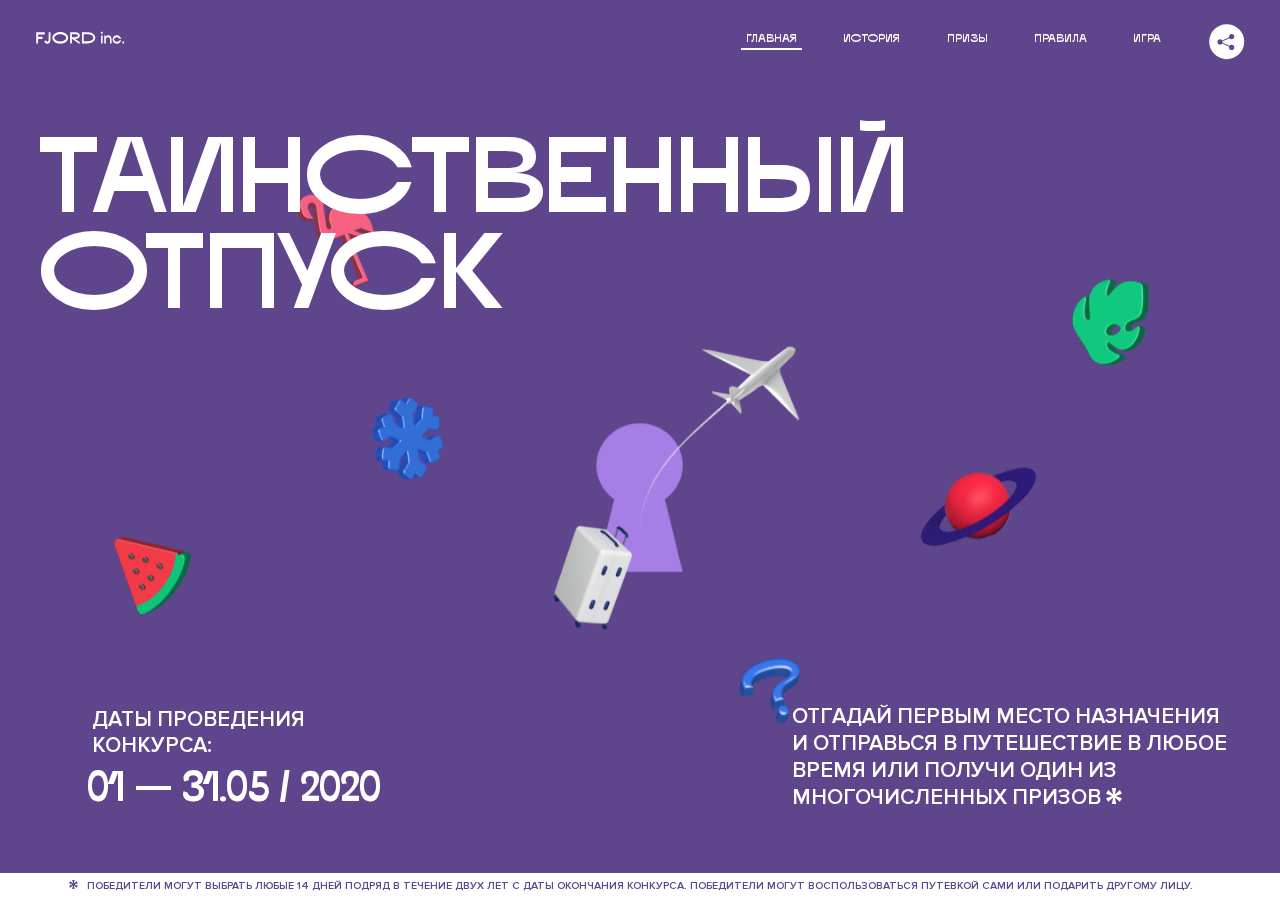
<file: 1/index.html>
<!DOCTYPE html>
<html lang="ru">
<head>
  <meta charset="UTF-8">
  <meta name="description" content="">
  <meta name="viewport" content="width=device-width, initial-scale=1.0">
  <meta http-equiv="X-UA-Compatible" content="ie=edge">
  <title>Mysterious Vacation</title>
<link href="css/style.min.css" rel="stylesheet">  <base href="https://htmlacademy-animation.github.io/58383-magic-vacation-1/1/">
</head>
<body>

  <header class="page-header js-header">
    <div class="page-header__wrapper">
      <a href="#" class="page-header__logo" aria-label="Перейти на страницу FJORD.Inc">
        <svg width="100" height="15" viewBox="0 0 100 15" fill="none" xmlns="http://www.w3.org/2000/svg">
          <path d="M0.26 1.4V14H2.276V8.906H7.334V6.44H2.276V3.848H9.872V1.4H0.26ZM12.733 14.36C15.127 14.36 16.243 12.65 16.243 9.5V1.4H14.263V8.96C14.263 11.21 13.723 11.876 12.733 11.876C11.833 11.876 11.473 11.3 11.347 10.58L9.36702 10.94C9.63702 13.046 10.663 14.36 12.733 14.36ZM18.3918 7.7C18.3918 11.372 22.3878 14.36 27.3198 14.36C32.2518 14.36 36.2478 11.372 36.2478 7.7C36.2478 4.028 32.2518 1.04 27.3198 1.04C22.3878 1.04 18.3918 4.028 18.3918 7.7ZM20.6058 7.7C20.6058 5.378 23.6118 3.524 27.3198 3.524C30.9918 3.524 33.9798 5.378 33.9798 7.7C33.9798 10.004 30.9918 11.858 27.3198 11.858C23.6118 11.858 20.6058 10.004 20.6058 7.7ZM40.403 14V8.906H40.799L49.079 14.702V12.38L44.039 8.906H44.201C47.999 8.906 49.277 7.304 49.277 5.162C49.277 3.092 47.999 1.4 44.201 1.4H38.387V14H40.403ZM43.535 3.722C45.785 3.722 47.045 4.136 47.045 5.432C47.045 6.764 45.785 7.034 43.535 7.034H40.403V3.722H43.535ZM51.6936 1.382V14H57.8676C62.7456 14 66.7236 11.534 66.7236 7.7C66.7236 3.848 62.7456 1.382 57.8676 1.382H51.6936ZM53.7096 11.624V3.722H57.5436C61.5396 3.722 64.4916 5.018 64.4916 7.7C64.4916 10.238 61.5396 11.624 57.5436 11.624H53.7096ZM73.1832 14.018H74.9832V5H73.1832V14.018ZM72.9132 1.976C72.9132 2.57 73.3992 3.092 74.0832 3.092C74.7492 3.092 75.2352 2.57 75.2352 1.976C75.2352 1.382 74.7672 0.805999 74.0832 0.805999C73.3812 0.805999 72.9132 1.382 72.9132 1.976ZM76.7867 14H78.5687V9.104C78.7487 8.006 79.5947 6.962 81.0887 6.962C82.1147 6.962 83.2667 7.448 83.2667 9.554V14H85.0487V9.014C85.0487 6.152 83.2307 4.73 81.3587 4.73C79.9187 4.73 79.0727 5.558 78.5687 6.854V5H76.7867V14ZM90.9898 14.27C93.5098 14.27 95.3818 12.506 95.7238 10.328H94.0498C93.7258 11.3 92.6998 12.02 90.9898 12.02C88.8478 12.02 87.7678 10.922 87.7678 9.59C87.7678 8.24 88.8478 6.962 90.9898 6.962C92.7538 6.962 93.7978 7.844 94.0858 8.924H95.7418C95.4358 6.71 93.6178 4.73 90.9898 4.73C88.0918 4.73 86.1298 7.124 86.1298 9.59C86.1298 12.074 88.1278 14.27 90.9898 14.27ZM97.0693 12.938C97.0693 13.658 97.5553 14.144 98.2753 14.144C98.9953 14.144 99.4813 13.658 99.4813 12.938C99.4813 12.2 98.9953 11.714 98.2753 11.714C97.5553 11.714 97.0693 12.2 97.0693 12.938Z" fill="currentColor"></path>
        </svg>
      </a>
      <button class="page-header__toggler js-menu-toggler" type="button" aria-label="Управление мобильным меню"><span>Меню</span></button>
      <nav class="page-header__nav">
        <div class="page-header__menu js-menu" id="menu">
          <ul>
            <li>
              <a class="js-menu-link active" href="#top" data-href="top">главная</a>
            </li>
            <li>
              <a class="js-menu-link" href="#story" data-href="story">история</a>
            </li>
            <li>
              <a class="js-menu-link" href="#prizes" data-href="prizes">призы</a>
            </li>
            <li>
              <a class="js-menu-link" href="#rules" data-href="rules">правила</a>
            </li>
            <li>
              <a class="js-menu-link" href="#game" data-href="game">игра</a>
            </li>
          </ul>
        </div>
        <div class="page-header__social">
          <div class="social-block js-social-block">
            <button class="social-block__toggler" aria-label="Управлять блоком с социальными кнопками">
              <svg width="26" height="22" viewBox="0 0 27 22" fill="none" xmlns="http://www.w3.org/2000/svg">
                <path d="M19.6721 7.43664C21.6273 7.43664 23.213 5.85095 23.213 3.89566C23.213 1.94037 21.6273 0.354675 19.6721 0.354675C17.7168 0.354675 16.1311 1.94037 16.1311 3.89566C16.1311 4.19968 16.1728 4.49178 16.2458 4.77345L7.21751 8.95527C6.57519 8.05214 5.52303 7.46049 4.33078 7.46049C2.37549 7.46049 0.789795 9.04618 0.789795 11.0015C0.789795 12.9568 2.37549 14.5425 4.33078 14.5425C5.52303 14.5425 6.57668 13.9508 7.21751 13.0477L16.2458 17.2295C16.1743 17.5112 16.1311 17.8033 16.1311 18.1073C16.1311 20.0626 17.7168 21.6483 19.6721 21.6483C21.6273 21.6483 23.213 20.0626 23.213 18.1073C23.213 16.152 21.6273 14.5663 19.6721 14.5663C18.4798 14.5663 17.4262 15.158 16.7853 16.0611L7.75701 11.8793C7.82854 11.5976 7.87176 11.3055 7.87176 11.0015C7.87176 10.6974 7.83003 10.4053 7.75701 10.1237L16.7853 5.94186C17.4262 6.84499 18.4783 7.43664 19.6721 7.43664Z" fill="currentColor"></path>
              </svg>
            </button>
            <ul class="social-block__list">
              <li>
                <a class="social-block__link social-block__link--fb" href="#" aria-label="Мы на Facebook">
                  <svg width="8" height="17" viewBox="0 0 8 17" fill="none" xmlns="http://www.w3.org/2000/svg">
                    <path d="M4.24646 16.9899H1.09275L1.05793 8.49828H0V5.30707H1.05793V3.81124C1.05793 1.42084 2.57654 0 5.21735 0H7.41758V3.18585H5.30841C4.28262 3.18585 4.2478 3.48582 4.2478 4.24914V5.30707H7.42964L7.16716 8.49828H4.2478V16.9899H4.24646Z" fill="currentColor"></path>
                  </svg>
                </a>
              </li>
              <li>
                <a class="social-block__link social-block__link--insta" href="#" aria-label="Мы в Instagram">
                  <svg width="15" height="15" viewBox="0 0 15 15" fill="none" xmlns="http://www.w3.org/2000/svg">
                    <path d="M11.0197 0H4.19806C2.14246 0 0.471191 1.66993 0.471191 3.72285V10.5499C0.471191 12.6082 2.14112 14.2727 4.19806 14.2727H11.0197C13.0753 14.2727 14.7466 12.6082 14.7466 10.5499V3.72285C14.7466 1.67127 13.0753 0 11.0197 0ZM11.0197 12.4849H4.19806C3.13076 12.4849 2.26432 11.6158 2.26432 10.5512V3.72419C2.26432 2.65956 3.13076 1.79715 4.19806 1.79715H11.0197C12.087 1.79715 12.9535 2.6609 12.9535 3.72419V10.5512C12.9535 11.6145 12.087 12.4849 11.0197 12.4849Z" fill="currentColor"></path>
                    <path d="M7.60887 3.11084C5.38989 3.11084 3.58203 4.9187 3.58203 7.14036C3.58203 9.35532 5.38989 11.1645 7.60887 11.1645C9.83053 11.1645 11.6357 9.35666 11.6357 7.14036C11.6357 4.9187 9.83053 3.11084 7.60887 3.11084ZM7.60887 9.36871C6.37551 9.36871 5.37784 8.37372 5.37784 7.14036C5.37784 5.90699 6.37551 4.90665 7.60887 4.90665C8.83822 4.90665 9.84259 5.90833 9.84259 7.14036C9.84392 8.37238 8.83822 9.36871 7.60887 9.36871Z" fill="currentColor"></path>
                    <path d="M11.3573 2.35962C10.8256 2.35962 10.3931 2.79752 10.3931 3.32381C10.3931 3.85546 10.8256 4.29336 11.3573 4.29336C11.8862 4.29336 12.3215 3.85546 12.3215 3.32381C12.3215 2.79752 11.8862 2.35962 11.3573 2.35962Z" fill="currentColor"></path>
                  </svg>
                </a>
              </li>
              <li>
                <a class="social-block__link social-block__link--vk" href="#" aria-label="Мы ВКонтакте">
                  <svg width="17" height="10" viewBox="0 0 17 10" fill="none" xmlns="http://www.w3.org/2000/svg">
                    <path d="M14.1234 4.9002C14.1234 4.9002 16.3623 1.72708 16.5866 0.680242C16.6595 0.312285 16.4947 0.103188 16.1069 0.103188C16.1069 0.103188 14.8193 0.103188 14.168 0.103188C13.7235 0.103188 13.5587 0.293278 13.4235 0.579768C13.4235 0.579768 12.3724 2.82553 11.0969 4.24712C10.6861 4.70333 10.4781 4.84318 10.2511 4.84318C10.0646 4.84318 9.98625 4.6911 9.98625 4.27834V0.649016C9.98625 0.147997 9.92545 0.00135496 9.5066 0.00135496H6.39628C6.15578 0.00135496 6.0085 0.134417 6.0085 0.324506C6.0085 0.801084 6.73406 0.908351 6.73406 2.20231V4.87305C6.73406 5.40529 6.70569 5.61575 6.45303 5.61575C5.78016 5.61575 4.19528 3.30618 3.30623 0.678887C3.12923 0.145282 2.93737 0 2.43475 0H0.486409C0.205373 0 0 0.190085 0 0.476576C0 0.991172 0.60666 3.40801 2.99277 6.64358C4.59927 8.8201 6.70569 10 8.60269 10C9.76196 10 10.0416 9.80312 10.0416 9.31432V7.63883C10.0416 7.22607 10.2065 7.04956 10.4429 7.04956C10.7078 7.04956 11.1847 7.13238 12.2805 8.22268C13.5843 9.47862 13.6762 10 14.3896 10H16.5676C16.7919 10 17 9.89273 17 9.52342C17 9.02919 16.3623 8.15343 15.384 7.10659C14.9801 6.56755 14.3302 5.98914 14.1248 5.72301C13.8275 5.40801 13.9154 5.23014 14.1234 4.9002Z" fill="currentColor"></path>
                  </svg>
                </a>
              </li>
            </ul>
          </div>
        </div>
      </nav>
    </div>
  </header>

  <main class="page-content">

    <section class="animation-screen"></section>

    <section class="screen screen--hidden screen--intro" id="top">
      <div class="screen__wrapper">
        <div class="intro">
          <h1 class="intro__title">Таинственный отпуск</h1>
          <div class="intro__content">
            <div class="intro__info">
              <p class="intro__label">Даты проведения конкурса:</p>
              <p class="intro__date">01 — 31.05 / 2020</p>
            </div>
            <div class="intro__message">
              <p>
                Отгадай первым место назначения и&nbsp;отправься в&nbsp;путешествие в&nbsp;любое время или получи один из многочисленных призов
                <svg width="16" height="16" viewBox="0 0 10 10" fill="none" xmlns="http://www.w3.org/2000/svg">
                  <path d="M0 6.35337L3.90271 4.99012L0 3.64663L1.34615 1.32374L4.44287 4.01073L3.67364 0H6.34615L5.57692 4.01073L8.65385 1.32374L10 3.64663L6.13405 4.99012L10 6.35337L8.65385 8.65651L5.57692 5.98927L6.34615 10H3.67364L4.44287 5.96952L1.34615 8.65651L0 6.35337Z" fill="currentColor"></path>
                </svg>
              </p>
            </div>
          </div>
        </div>
      </div>
      <div class="screen__footer js-footer">
        <button class="screen__footer-enlarge js-footer-toggler" type="button" aria-label="Показать сообщение">
          <svg width="10" height="10" viewBox="0 0 10 10" fill="none" xmlns="http://www.w3.org/2000/svg">
            <path d="M0 6.35337L3.90271 4.99012L0 3.64663L1.34615 1.32374L4.44287 4.01073L3.67364 0H6.34615L5.57692 4.01073L8.65385 1.32374L10 3.64663L6.13405 4.99012L10 6.35337L8.65385 8.65651L5.57692 5.98927L6.34615 10H3.67364L4.44287 5.96952L1.34615 8.65651L0 6.35337Z" fill="currentColor"></path>
          </svg>
        </button>
        <button class="screen__footer-collapse js-footer-toggler" type="button" aria-label="Скрыть сообщение">
          <svg width="13" height="13" viewBox="0 0 13 13" fill="none" xmlns="http://www.w3.org/2000/svg">
            <line x1="12.3536" y1="0.353553" x2="0.738349" y2="11.9688" stroke="currentColor"></line>
            <line x1="0.738319" y1="0.539925" x2="12.3535" y2="12.1551" stroke="currentColor"></line>
          </svg>
        </button>
        <div class="screen__footer-wrapper">
          <div class="screen__footer-announce">
            <p class="screen__footer-label">Даты проведения конкурса:</p>
            <p class="screen__footer-date">01 — 31.05 / 2020</p>
          </div>
          <div class="screen__footer-note">
            <p>
              <svg width="10" height="10" viewBox="0 0 10 10" fill="none" xmlns="http://www.w3.org/2000/svg">
                <path d="M0 6.35337L3.90271 4.99012L0 3.64663L1.34615 1.32374L4.44287 4.01073L3.67364 0H6.34615L5.57692 4.01073L8.65385 1.32374L10 3.64663L6.13405 4.99012L10 6.35337L8.65385 8.65651L5.57692 5.98927L6.34615 10H3.67364L4.44287 5.96952L1.34615 8.65651L0 6.35337Z" fill="currentColor"></path>
              </svg>
              <span>Победители могут выбрать любые 14 дней подряд в&nbsp;течение двух лет с&nbsp;даты окончания конкурса. Победители могут воспользоваться путевкой сами или подарить другому лицу.</span>
            </p>
          </div>
        </div>
      </div>
    </section>

    <section class="screen screen--hidden screen--story" id="story">

      <div class="slider swiper-container js-slider">

        <div class="swiper-wrapper">

          <div class="slider__item swiper-slide">
            <h2 class="slider__item-title">История</h2>
            <p class="slider__item-text">Джеймс Таргет был основателем компании &laquo;Fjord Inc.&raquo;. С&nbsp;1965 года &laquo;Fjord Inc.&raquo; прославилась надёжными и&nbsp;удобными чемоданами и&nbsp;аксессуарами для туристов.</p>
          </div>

          <div class="slider__item swiper-slide">
            <p class="slider__item-text">Когда Джеймсу было 7&nbsp;лет, в&nbsp;их&nbsp;доме гостил дядюшка и&nbsp;развлекал детей рассказами о&nbsp;своей поездке в&nbsp;место, показавшееся малышу Таргету невероятным. Тогда Джеймс решил, что однажды посетит его, но&nbsp;не&nbsp;будет рассказывать о&nbsp;мечте, пока не&nbsp;осуществит.</p>
          </div>

          <div class="slider__item swiper-slide">
            <p class="slider__item-text">Джеймс Таргет стал увлеченным путешественником. Он&nbsp;посетил 5&nbsp;континентов, 126&nbsp;стран.</p>
          </div>

          <div class="slider__item swiper-slide">
            <p class="slider__item-text">Он&nbsp;сплавлялся по&nbsp;Амазонке и&nbsp;погружался в&nbsp;пещеры Франции, медитировал в&nbsp;горах Тибета и&nbsp;пожимал руку вождя племени Акугауа.</p>
          </div>

          <div class="slider__item swiper-slide">
            <p class="slider__item-text">Из&nbsp;своих поездок Джеймс Таргет привозил идеи, как сделать свои чемоданы &laquo;Fjord Inc.&raquo; удобными и&nbsp;приспособленными к&nbsp;разным дорожным условиям.</p>
          </div>

          <div class="slider__item swiper-slide">
            <p class="slider__item-text">Всё это время Джеймс не&nbsp;оставлял идею поездки своей мечты. Однако, как только он&nbsp;брался за&nbsp;планирование, возникали препятствия, не&nbsp;позволяющие отправиться туда.</p>
          </div>

          <div class="slider__item swiper-slide">
            <p class="slider__item-text">В&nbsp;возрасте 67&nbsp;лет Джеймс Таргет попал под лавину и&nbsp;погиб. В&nbsp;своём завещании он&nbsp;поручил отправить в&nbsp;заветное путешествие трёх смельчаков, единых с&nbsp;ним духом.</p>
          </div>

          <div class="slider__item swiper-slide">
            <p class="slider__item-text">Тех, кто сможет узнать таинственное место, задавая вопросы специально обученному ИИ&nbsp;&laquo;Соне&raquo;, ждет фантастическое путешествие.</p>
          </div>
        </div>
        <div class="slider__controls">
          <button class="slider__control slider__control--prev js-control-prev" type="button" aria-label="Показать предыдущую историю">
            <svg width="12" height="22" viewBox="0 0 12 22" fill="none" xmlns="http://www.w3.org/2000/svg">
              <path d="M11 1L1 11L11 21" stroke="currentColor" stroke-width="2" stroke-linejoin="round"></path>
            </svg>
          </button>
          <button class="slider__control slider__control--next js-control-next" type="button" aria-label="Показать следующую историю">
            <svg width="12" height="22" viewBox="0 0 12 22" fill="none" xmlns="http://www.w3.org/2000/svg">
              <path d="M1 1L11 11L1 21" stroke="currentColor" stroke-width="2" stroke-linejoin="round"></path>
            </svg>
          </button>
        </div>
        <div class="slider__pagination swiper-pagination"></div>
      </div>
    </section>

    <section class="screen screen--hidden screen--prizes" id="prizes">
      <div class="screen__wrapper">
        <div class="prizes">
          <h2 class="prizes__title">ПРизы</h2>
          <div class="prizes__lead">
            <p>Найди ответ и&nbsp;получи один из&nbsp;призов:</p>
          </div>
          <ul class="prizes__list">
            <li class="prizes__item prizes__item--journeys">
              <div class="prizes__icon">
                <picture>
                  <source srcset="img/prize1-mob.svg" media="(orientation: portrait)">
                  <img src="img/prize1.svg" alt="">
                </picture>
              </div>
              <p class="prizes__desc">
                <b>3</b>
                <span>загадочных путешествия</span>
              </p>
            </li>
            <li class="prizes__item prizes__item--cases">
              <div class="prizes__icon">
                <picture>
                  <source srcset="img/prize2-mob.svg" media="(orientation: portrait)">
                  <img src="img/prize2.svg" alt="">
                </picture>
              </div>
              <p class="prizes__desc">
                <b>7</b>
                <span>надежных чемоданов</span>
              </p>
            </li>
            <li class="prizes__item prizes__item--codes">
              <div class="prizes__icon">
                <picture>
                  <source srcset="img/prize3-mob.svg" media="(orientation: portrait)">
                  <img src="img/prize3.svg" alt="">
                </picture>
              </div>
              <p class="prizes__desc">
                <b>900</b>
                <span>
                  промокодов на&nbsp;скидку 15%
                  <svg width="10" height="10" viewBox="0 0 10 10" fill="none" xmlns="http://www.w3.org/2000/svg">
                    <path d="M0 6.35337L3.90271 4.99012L0 3.64663L1.34615 1.32374L4.44287 4.01073L3.67364 0H6.34615L5.57692 4.01073L8.65385 1.32374L10 3.64663L6.13405 4.99012L10 6.35337L8.65385 8.65651L5.57692 5.98927L6.34615 10H3.67364L4.44287 5.96952L1.34615 8.65651L0 6.35337Z" fill="currentColor"></path>
                  </svg>
                </span>
              </p>
            </li>
          </ul>
        </div>
      </div>
      <div class="screen__footer js-footer">
        <button class="screen__footer-enlarge js-footer-toggler" type="button" aria-label="Показать сообщение">
          <svg width="10" height="10" viewBox="0 0 10 10" fill="none" xmlns="http://www.w3.org/2000/svg">
            <path d="M0 6.35337L3.90271 4.99012L0 3.64663L1.34615 1.32374L4.44287 4.01073L3.67364 0H6.34615L5.57692 4.01073L8.65385 1.32374L10 3.64663L6.13405 4.99012L10 6.35337L8.65385 8.65651L5.57692 5.98927L6.34615 10H3.67364L4.44287 5.96952L1.34615 8.65651L0 6.35337Z" fill="currentColor"></path>
          </svg>
        </button>
        <button class="screen__footer-collapse js-footer-toggler" type="button" aria-label="Скрыть сообщение">
          <svg width="13" height="13" viewBox="0 0 13 13" fill="none" xmlns="http://www.w3.org/2000/svg">
            <line x1="12.3536" y1="0.353553" x2="0.738349" y2="11.9688" stroke="currentColor"></line>
            <line x1="0.738319" y1="0.539925" x2="12.3535" y2="12.1551" stroke="currentColor"></line>
          </svg>
        </button>
        <div class="screen__footer-wrapper">
          <div class="screen__footer-announce">
            <p class="screen__footer-label">Даты проведения конкурса:</p>
            <p class="screen__footer-date">01 — 31.05 / 2020</p>
          </div>
          <div class="screen__footer-note">
            <p>
              <svg width="10" height="10" viewBox="0 0 10 10" fill="none" xmlns="http://www.w3.org/2000/svg">
                <path d="M0 6.35337L3.90271 4.99012L0 3.64663L1.34615 1.32374L4.44287 4.01073L3.67364 0H6.34615L5.57692 4.01073L8.65385 1.32374L10 3.64663L6.13405 4.99012L10 6.35337L8.65385 8.65651L5.57692 5.98927L6.34615 10H3.67364L4.44287 5.96952L1.34615 8.65651L0 6.35337Z" fill="currentColor"></path>
              </svg>
              <span>Скидка&nbsp;15% на&nbsp;единоразовое приобретение путёвки с&nbsp;1&nbsp;июня 2020 по&nbsp;31&nbsp;мая 2022&nbsp;года. Суммируется с&nbsp;другими акциями</span>
            </p>
          </div>
        </div>
      </div>
    </section>

    <section class="screen screen--hidden screen--rules" id="rules">
      <div class="screen__wrapper">
        <div class="rules">
          <h2 class="rules__title">Правила</h2>
          <div class="rules__lead">
            <p>Для того чтобы получить наследство Джеймса Таргета, тебе нужно выведать у&nbsp;&laquo;Сони&raquo;, куда предстоит отправиться тебе в&nbsp;случае победы</p>
          </div>
          <ol class="rules__list">
            <li class="rules__item">
              <p>Тебе отводится <br>5&nbsp;минут</p>
            </li>
            <li class="rules__item">
              <p>Задавай любые вопросы в&nbsp;текстовом поле</p>
            </li>
            <li class="rules__item">
              <p>Нажимай кнопку &laquo;Узнать&raquo;, чтобы получить ответ</p>
            </li>
            <li class="rules__item">
              <p>&laquo;Соня&raquo; может отвечать только&nbsp;Да или Нет</p>
            </li>
          </ol>
          <a href="#game" class="rules__link btn">Погнали!</a>
        </div>
      </div>
      <div class="screen__disclaimer">
        <div class="disclaimer">
          <ul>
            <li>
              <a href="#">Правовая информация</a>
            </li>
            <li>
              <a href="#">Подробные правила</a>
            </li>
          </ul>
        </div>
      </div>
    </section>

    <section class="screen screen--hidden screen--game" id="game">
      <div class="screen__wrapper">
        <div class="game">
          <div class="game__header">
            <h2 class="game__title">Игра</h2>
            <div class="game__counter">
              <span>05</span>:<span>00</span>
            </div>
          </div>
          <div class="game__body">
            <div class="chat">
              <div class="chat__body js-chat">
                <ul class="chat__list" id="messages"></ul>
              </div>
              <div class="chat__footer">
                <form action="#" method="post" class="form" id="message-form">
                  <div class="form__field-wrapper">
                    <label for="message-field" class="visually-hidden">Поле для ввода вопроса</label>
                    <input type="text" class="form__field" id="message-field">
                  </div>
                  <button class="form__button btn">
                    Узнать
                    <svg width="18" height="19" viewBox="0 0 18 19" fill="none" xmlns="http://www.w3.org/2000/svg">
                      <path stroke="currentColor" stroke-width="2" d="M9 19V1"></path>
                      <path d="M1 9l8-8 8 8" stroke="currentColor" stroke-width="2" stroke-linejoin="round"></path>
                    </svg>
                  </button>
                </form>
              </div>
            </div>
          </div>
          <!-- временные кнопки для показа результата -->
          <div class="game__buttons">
            <button class="game__button btn js-show-result" type="button" data-target="result">Положительный результат</button>
            <button class="game__button btn js-show-result" type="button" data-target="result2">Положительный результат - 2</button>
            <button class="game__button btn js-show-result" type="button" data-target="result3">Отрицательный результат</button>
          </div>
        </div>
      </div>
    </section>

    <section class="screen screen--hidden screen--result" id="result">
      <div class="screen__wrapper">
        <div class="result result--trip">
          <div class="result__image">
            <picture>
              <source srcset="img/result1-mob.png 1x, img/result1-mob@2x.png 2x" media="(max-width: 768px) and (orientation: portrait)">
              <img src="img/result1.png" srcset="img/result1@2x.png 2x" alt="">
            </picture>
          </div>
          <h2 class="result__title">
            <span class="visually-hidden">ПОбеда!</span>
            <svg xmlns="http://www.w3.org/2000/svg" viewBox="0 0 568.85 109.24">
              <path d="M16,24.44V92H2.6V8H75V92H61.52V24.44H16Z" transform="translate(-2.1 -1.5)" fill="none" stroke="currentColor"></path>
              <path d="M148.76,5.6c32.88,0,59.52,19.92,59.52,44.4s-26.64,44.4-59.52,44.4S89.24,74.48,89.24,50,115.88,5.6,148.76,5.6Zm0,72.12c24.48,0,44.4-12.36,44.4-27.72s-19.92-27.84-44.4-27.84C124,22.16,104,34.52,104,50S124,77.72,148.76,77.72Z" transform="translate(-2.1 -1.5)" fill="none" stroke="currentColor"></path>
              <path d="M287.36,8V24.44H236v14.4h25.32c25.44,0,34,11.16,34,26.52,0,15.6-8.52,26.64-34,26.64H222.56V8h64.8ZM256.88,76.52c15.12,0,23.52-2,23.52-11.52S272,54.44,256.88,54.44H236V76.52h20.88Z" transform="translate(-2.1 -1.5)" fill="none" stroke="currentColor"></path>
              <path d="M371.47,8V24.44H320.84V41.6h33.6V58h-33.6V75.56h50.64V92H307.4V8h64.08Z" transform="translate(-2.1 -1.5)" fill="none" stroke="currentColor"></path>
              <path d="M382.39,110.24V75.56h7.44c4.56-4.68,7.8-18.36,8.76-56L399,8h48.6V75.56h10v34.68H442.87V92H397v18.24H382.39Zm51.72-34.68V24.44H411.55v3.12c-0.48,22.44-3.24,37.68-7.2,48h29.76Z" transform="translate(-2.1 -1.5)" fill="none" stroke="currentColor"></path>
              <path d="M463.75,92l28-84h27.12l28.08,84H533.47l-7.8-23.52h-37.8L480.07,92H463.75Zm56.64-40L507,11.84,493.51,52h26.88Z" transform="translate(-2.1 -1.5)" fill="none" stroke="currentColor"></path>
              <path d="M554.12,70.4L555.55,2H569l1.44,68.4H554.12Zm8.28,6.36c4.8,0,8,3.24,8,8.16a8,8,0,1,1-16.08,0C554.35,80,557.59,76.76,562.39,76.76Z" transform="translate(-2.1 -1.5)" fill="none" stroke="currentColor"></path>
            </svg>
          </h2>
          <div class="result__text">
            <p>ты&nbsp;отправляешься в&nbsp;Арктику!</p>
          </div>
          <div class="result__form">
            <form action="#" method="post" class="form form--result">
              <label for="email-field" class="form__label">зарегистрируй результат</label>
              <input type="email" class="form__field" id="email-field" placeholder="e-mail для регистации результата и получения приза" required="">
              <button class="form__button btn">
                отправить
                <svg width="18" height="19" viewBox="0 0 18 19" fill="none" xmlns="http://www.w3.org/2000/svg">
                  <path stroke="currentColor" stroke-width="2" d="M9 19V1"></path>
                  <path d="M1 9l8-8 8 8" stroke="currentColor" stroke-width="2" stroke-linejoin="round"></path>
                </svg>
              </button>
            </form>
          </div>
        </div>
      </div>
    </section>

    <section class="screen screen--hidden screen--result" id="result2">
      <div class="screen__wrapper">
        <div class="result result--prize">
          <div class="result__image">
            <picture>
              <source srcset="img/result2-mob.png 1x, img/result2-mob@2x.png 2x" media="(max-width: 768px) and (orientation: portrait)">
              <img src="img/result2.png" srcset="img/result2@2x.png 2x" alt="">
            </picture>
          </div>
          <h2 class="result__title">
            <span class="visually-hidden">ПОбеда!</span>
            <svg xmlns="http://www.w3.org/2000/svg" viewBox="0 0 568.85 109.24">
              <path d="M16,24.44V92H2.6V8H75V92H61.52V24.44H16Z" transform="translate(-2.1 -1.5)" fill="none" stroke="currentColor"></path>
              <path d="M148.76,5.6c32.88,0,59.52,19.92,59.52,44.4s-26.64,44.4-59.52,44.4S89.24,74.48,89.24,50,115.88,5.6,148.76,5.6Zm0,72.12c24.48,0,44.4-12.36,44.4-27.72s-19.92-27.84-44.4-27.84C124,22.16,104,34.52,104,50S124,77.72,148.76,77.72Z" transform="translate(-2.1 -1.5)" fill="none" stroke="currentColor"></path>
              <path d="M287.36,8V24.44H236v14.4h25.32c25.44,0,34,11.16,34,26.52,0,15.6-8.52,26.64-34,26.64H222.56V8h64.8ZM256.88,76.52c15.12,0,23.52-2,23.52-11.52S272,54.44,256.88,54.44H236V76.52h20.88Z" transform="translate(-2.1 -1.5)" fill="none" stroke="currentColor"></path>
              <path d="M371.47,8V24.44H320.84V41.6h33.6V58h-33.6V75.56h50.64V92H307.4V8h64.08Z" transform="translate(-2.1 -1.5)" fill="none" stroke="currentColor"></path>
              <path d="M382.39,110.24V75.56h7.44c4.56-4.68,7.8-18.36,8.76-56L399,8h48.6V75.56h10v34.68H442.87V92H397v18.24H382.39Zm51.72-34.68V24.44H411.55v3.12c-0.48,22.44-3.24,37.68-7.2,48h29.76Z" transform="translate(-2.1 -1.5)" fill="none" stroke="currentColor"></path>
              <path d="M463.75,92l28-84h27.12l28.08,84H533.47l-7.8-23.52h-37.8L480.07,92H463.75Zm56.64-40L507,11.84,493.51,52h26.88Z" transform="translate(-2.1 -1.5)" fill="none" stroke="currentColor"></path>
              <path d="M554.12,70.4L555.55,2H569l1.44,68.4H554.12Zm8.28,6.36c4.8,0,8,3.24,8,8.16a8,8,0,1,1-16.08,0C554.35,80,557.59,76.76,562.39,76.76Z" transform="translate(-2.1 -1.5)" fill="none" stroke="currentColor"></path>
            </svg>
          </h2>
          <div class="result__text">
            <p>чемодан &laquo;Fjord&nbsp;Inc.&raquo;&nbsp;твой</p>
          </div>
          <div class="result__form">
            <form action="#" method="post" class="form form--result">
              <label for="email-field2" class="form__label">зарегистрируй результат</label>
              <input type="email" class="form__field" id="email-field2" placeholder="e-mail для регистации результата и получения приза" required="">
              <button class="form__button btn">
                отправить
                <svg width="18" height="19" viewBox="0 0 18 19" fill="none" xmlns="http://www.w3.org/2000/svg">
                  <path stroke="currentColor" stroke-width="2" d="M9 19V1"></path>
                  <path d="M1 9l8-8 8 8" stroke="currentColor" stroke-width="2" stroke-linejoin="round"></path>
                </svg>
              </button>
            </form>
          </div>
        </div>
      </div>
    </section>

    <section class="screen screen--hidden screen--result" id="result3">
      <div class="screen__wrapper">
        <div class="result result--negative">
          <div class="result__image">
            <picture>
              <source srcset="img/result3-mob.png 1x, img/result3-mob@2x.png 2x" media="(max-width: 768px) and (orientation: portrait)">
              <img src="img/result3.png" srcset="img/result3@2x.png 2x" alt="">
            </picture>
          </div>
          <h2 class="result__title">
            <span class="visually-hidden">Не угадал!</span>
            <svg xmlns="http://www.w3.org/2000/svg" viewBox="0 0 660.77 109.24">
              <path d="M2.66,92V8H16.1V42.2H53.3V8H66.74V92H53.3V58.64H16.1V92H2.66Z" transform="translate(-2.16 -1.5)" fill="none" stroke="currentColor"></path>
              <path d="M147.62,8V24.44H97V41.6h33.6V58H97V75.56h50.64V92H83.54V8h64.08Z" transform="translate(-2.16 -1.5)" fill="none" stroke="currentColor"></path>
              <path d="M199.22,8l20.52,42.36L235.34,8h16.44l-31,84H204.38l9.48-25.92L185.78,8h13.44Z" transform="translate(-2.16 -1.5)" fill="none" stroke="currentColor"></path>
              <path d="M273.74,24.44V92H260.3V8h50.16V24.44H273.74Z" transform="translate(-2.16 -1.5)" fill="none" stroke="currentColor"></path>
              <path d="M307.1,92l28-84h27.12l28.08,84H376.82L369,68.48h-37.8L323.42,92H307.1Zm56.64-40L350.3,11.84,336.86,52h26.88Z" transform="translate(-2.16 -1.5)" fill="none" stroke="currentColor"></path>
              <path d="M396.38,110.24V75.56h7.44c4.56-4.68,7.8-18.36,8.76-56L412.94,8h48.6V75.56h10v34.68H456.86V92H411v18.24H396.38ZM448.1,75.56V24.44H425.54v3.12c-0.48,22.44-3.24,37.68-7.2,48H448.1Z" transform="translate(-2.16 -1.5)" fill="none" stroke="currentColor"></path>
              <path d="M477.74,92l28-84h27.12L560.9,92H547.46l-7.8-23.52h-37.8L494.06,92H477.74Zm56.64-40-13.44-40.2L507.5,52h26.88Z" transform="translate(-2.16 -1.5)" fill="none" stroke="currentColor"></path>
              <path d="M568.7,76.88a13.77,13.77,0,0,0,5,1c6.6,0,10.44-6.24,12-58.32L586.22,8h46.2V92H619V24.44H598.82l-0.12,3.12C597.14,81,589,94.4,573.74,94.4a28.55,28.55,0,0,1-6.72-.84Z" transform="translate(-2.16 -1.5)" fill="none" stroke="currentColor"></path>
              <path d="M646.1,70.4L647.54,2H661l1.44,68.4H646.1Zm8.28,6.36c4.8,0,8,3.24,8,8.16a8,8,0,0,1-16.08,0C646.34,80,649.58,76.76,654.38,76.76Z" transform="translate(-2.16 -1.5)" fill="none" stroke="currentColor"></path>
            </svg>
          </h2>
          <button class="result__button js-play" type="button">
            не сдавайся!
            <span>
              <svg width="27" height="22" viewBox="0 0 27 22" fill="none" xmlns="http://www.w3.org/2000/svg">
                <path d="M10.6899 1.47998C5.42992 1.47998 1.16992 5.73998 1.16992 11C1.16992 16.26 5.42992 20.52 10.6899 20.52C15.9499 20.52 20.2099 16.26 20.2099 11V7.13998" stroke="currentColor" stroke-width="2" stroke-miterlimit="10"></path>
                <path d="M15.1099 12.5099L20.1499 7.13989L25.3099 12.6299" stroke="currentColor" stroke-width="2" stroke-miterlimit="10" stroke-linejoin="round"></path>
              </svg>
            </span>
          </button>
        </div>
      </div>
    </section>

  </main>

<script src="js/script.js"></script></body>
</html>
</file>
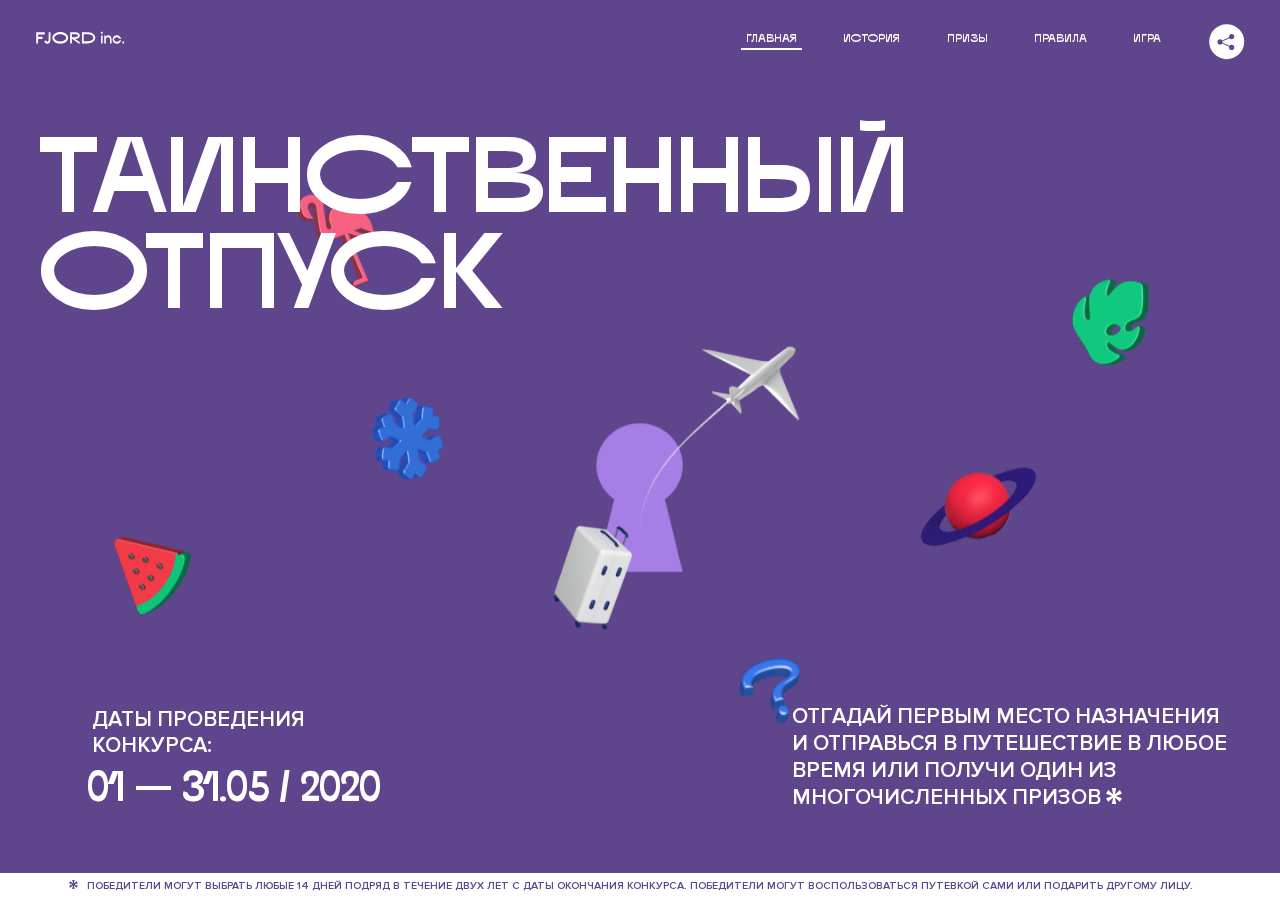
<file: 2/index.html>
<!DOCTYPE html>
<html lang="ru">
<head>
  <meta charset="UTF-8">
  <meta name="description" content="">
  <meta name="viewport" content="width=device-width, initial-scale=1.0">
  <meta http-equiv="X-UA-Compatible" content="ie=edge">
  <title>Mysterious Vacation</title>
<link href="css/style.min.css" rel="stylesheet">  <base href="https://htmlacademy-animation.github.io/58383-magic-vacation-1/2/">
</head>
<body>

  <header class="page-header js-header">
    <div class="page-header__wrapper">
      <a href="#" class="page-header__logo" aria-label="Перейти на страницу FJORD.Inc">
        <svg width="100" height="15" viewBox="0 0 100 15" fill="none" xmlns="http://www.w3.org/2000/svg">
          <path d="M0.26 1.4V14H2.276V8.906H7.334V6.44H2.276V3.848H9.872V1.4H0.26ZM12.733 14.36C15.127 14.36 16.243 12.65 16.243 9.5V1.4H14.263V8.96C14.263 11.21 13.723 11.876 12.733 11.876C11.833 11.876 11.473 11.3 11.347 10.58L9.36702 10.94C9.63702 13.046 10.663 14.36 12.733 14.36ZM18.3918 7.7C18.3918 11.372 22.3878 14.36 27.3198 14.36C32.2518 14.36 36.2478 11.372 36.2478 7.7C36.2478 4.028 32.2518 1.04 27.3198 1.04C22.3878 1.04 18.3918 4.028 18.3918 7.7ZM20.6058 7.7C20.6058 5.378 23.6118 3.524 27.3198 3.524C30.9918 3.524 33.9798 5.378 33.9798 7.7C33.9798 10.004 30.9918 11.858 27.3198 11.858C23.6118 11.858 20.6058 10.004 20.6058 7.7ZM40.403 14V8.906H40.799L49.079 14.702V12.38L44.039 8.906H44.201C47.999 8.906 49.277 7.304 49.277 5.162C49.277 3.092 47.999 1.4 44.201 1.4H38.387V14H40.403ZM43.535 3.722C45.785 3.722 47.045 4.136 47.045 5.432C47.045 6.764 45.785 7.034 43.535 7.034H40.403V3.722H43.535ZM51.6936 1.382V14H57.8676C62.7456 14 66.7236 11.534 66.7236 7.7C66.7236 3.848 62.7456 1.382 57.8676 1.382H51.6936ZM53.7096 11.624V3.722H57.5436C61.5396 3.722 64.4916 5.018 64.4916 7.7C64.4916 10.238 61.5396 11.624 57.5436 11.624H53.7096ZM73.1832 14.018H74.9832V5H73.1832V14.018ZM72.9132 1.976C72.9132 2.57 73.3992 3.092 74.0832 3.092C74.7492 3.092 75.2352 2.57 75.2352 1.976C75.2352 1.382 74.7672 0.805999 74.0832 0.805999C73.3812 0.805999 72.9132 1.382 72.9132 1.976ZM76.7867 14H78.5687V9.104C78.7487 8.006 79.5947 6.962 81.0887 6.962C82.1147 6.962 83.2667 7.448 83.2667 9.554V14H85.0487V9.014C85.0487 6.152 83.2307 4.73 81.3587 4.73C79.9187 4.73 79.0727 5.558 78.5687 6.854V5H76.7867V14ZM90.9898 14.27C93.5098 14.27 95.3818 12.506 95.7238 10.328H94.0498C93.7258 11.3 92.6998 12.02 90.9898 12.02C88.8478 12.02 87.7678 10.922 87.7678 9.59C87.7678 8.24 88.8478 6.962 90.9898 6.962C92.7538 6.962 93.7978 7.844 94.0858 8.924H95.7418C95.4358 6.71 93.6178 4.73 90.9898 4.73C88.0918 4.73 86.1298 7.124 86.1298 9.59C86.1298 12.074 88.1278 14.27 90.9898 14.27ZM97.0693 12.938C97.0693 13.658 97.5553 14.144 98.2753 14.144C98.9953 14.144 99.4813 13.658 99.4813 12.938C99.4813 12.2 98.9953 11.714 98.2753 11.714C97.5553 11.714 97.0693 12.2 97.0693 12.938Z" fill="currentColor"></path>
        </svg>
      </a>
      <button class="page-header__toggler js-menu-toggler" type="button" aria-label="Управление мобильным меню"><span>Меню</span></button>
      <nav class="page-header__nav">
        <div class="page-header__menu js-menu" id="menu">
          <ul>
            <li>
              <a class="js-menu-link active" href="#top" data-href="top">главная</a>
            </li>
            <li>
              <a class="js-menu-link" href="#story" data-href="story">история</a>
            </li>
            <li>
              <a class="js-menu-link" href="#prizes" data-href="prizes">призы</a>
            </li>
            <li>
              <a class="js-menu-link" href="#rules" data-href="rules">правила</a>
            </li>
            <li>
              <a class="js-menu-link" href="#game" data-href="game">игра</a>
            </li>
          </ul>
        </div>
        <div class="page-header__social">
          <div class="social-block js-social-block">
            <button class="social-block__toggler" aria-label="Управлять блоком с социальными кнопками">
              <svg width="26" height="22" viewBox="0 0 27 22" fill="none" xmlns="http://www.w3.org/2000/svg">
                <path d="M19.6721 7.43664C21.6273 7.43664 23.213 5.85095 23.213 3.89566C23.213 1.94037 21.6273 0.354675 19.6721 0.354675C17.7168 0.354675 16.1311 1.94037 16.1311 3.89566C16.1311 4.19968 16.1728 4.49178 16.2458 4.77345L7.21751 8.95527C6.57519 8.05214 5.52303 7.46049 4.33078 7.46049C2.37549 7.46049 0.789795 9.04618 0.789795 11.0015C0.789795 12.9568 2.37549 14.5425 4.33078 14.5425C5.52303 14.5425 6.57668 13.9508 7.21751 13.0477L16.2458 17.2295C16.1743 17.5112 16.1311 17.8033 16.1311 18.1073C16.1311 20.0626 17.7168 21.6483 19.6721 21.6483C21.6273 21.6483 23.213 20.0626 23.213 18.1073C23.213 16.152 21.6273 14.5663 19.6721 14.5663C18.4798 14.5663 17.4262 15.158 16.7853 16.0611L7.75701 11.8793C7.82854 11.5976 7.87176 11.3055 7.87176 11.0015C7.87176 10.6974 7.83003 10.4053 7.75701 10.1237L16.7853 5.94186C17.4262 6.84499 18.4783 7.43664 19.6721 7.43664Z" fill="currentColor"></path>
              </svg>
            </button>
            <ul class="social-block__list">
              <li>
                <a class="social-block__link social-block__link--fb" href="#" aria-label="Мы на Facebook">
                  <svg width="8" height="17" viewBox="0 0 8 17" fill="none" xmlns="http://www.w3.org/2000/svg">
                    <path d="M4.24646 16.9899H1.09275L1.05793 8.49828H0V5.30707H1.05793V3.81124C1.05793 1.42084 2.57654 0 5.21735 0H7.41758V3.18585H5.30841C4.28262 3.18585 4.2478 3.48582 4.2478 4.24914V5.30707H7.42964L7.16716 8.49828H4.2478V16.9899H4.24646Z" fill="currentColor"></path>
                  </svg>
                </a>
              </li>
              <li>
                <a class="social-block__link social-block__link--insta" href="#" aria-label="Мы в Instagram">
                  <svg width="15" height="15" viewBox="0 0 15 15" fill="none" xmlns="http://www.w3.org/2000/svg">
                    <path d="M11.0197 0H4.19806C2.14246 0 0.471191 1.66993 0.471191 3.72285V10.5499C0.471191 12.6082 2.14112 14.2727 4.19806 14.2727H11.0197C13.0753 14.2727 14.7466 12.6082 14.7466 10.5499V3.72285C14.7466 1.67127 13.0753 0 11.0197 0ZM11.0197 12.4849H4.19806C3.13076 12.4849 2.26432 11.6158 2.26432 10.5512V3.72419C2.26432 2.65956 3.13076 1.79715 4.19806 1.79715H11.0197C12.087 1.79715 12.9535 2.6609 12.9535 3.72419V10.5512C12.9535 11.6145 12.087 12.4849 11.0197 12.4849Z" fill="currentColor"></path>
                    <path d="M7.60887 3.11084C5.38989 3.11084 3.58203 4.9187 3.58203 7.14036C3.58203 9.35532 5.38989 11.1645 7.60887 11.1645C9.83053 11.1645 11.6357 9.35666 11.6357 7.14036C11.6357 4.9187 9.83053 3.11084 7.60887 3.11084ZM7.60887 9.36871C6.37551 9.36871 5.37784 8.37372 5.37784 7.14036C5.37784 5.90699 6.37551 4.90665 7.60887 4.90665C8.83822 4.90665 9.84259 5.90833 9.84259 7.14036C9.84392 8.37238 8.83822 9.36871 7.60887 9.36871Z" fill="currentColor"></path>
                    <path d="M11.3573 2.35962C10.8256 2.35962 10.3931 2.79752 10.3931 3.32381C10.3931 3.85546 10.8256 4.29336 11.3573 4.29336C11.8862 4.29336 12.3215 3.85546 12.3215 3.32381C12.3215 2.79752 11.8862 2.35962 11.3573 2.35962Z" fill="currentColor"></path>
                  </svg>
                </a>
              </li>
              <li>
                <a class="social-block__link social-block__link--vk" href="#" aria-label="Мы ВКонтакте">
                  <svg width="17" height="10" viewBox="0 0 17 10" fill="none" xmlns="http://www.w3.org/2000/svg">
                    <path d="M14.1234 4.9002C14.1234 4.9002 16.3623 1.72708 16.5866 0.680242C16.6595 0.312285 16.4947 0.103188 16.1069 0.103188C16.1069 0.103188 14.8193 0.103188 14.168 0.103188C13.7235 0.103188 13.5587 0.293278 13.4235 0.579768C13.4235 0.579768 12.3724 2.82553 11.0969 4.24712C10.6861 4.70333 10.4781 4.84318 10.2511 4.84318C10.0646 4.84318 9.98625 4.6911 9.98625 4.27834V0.649016C9.98625 0.147997 9.92545 0.00135496 9.5066 0.00135496H6.39628C6.15578 0.00135496 6.0085 0.134417 6.0085 0.324506C6.0085 0.801084 6.73406 0.908351 6.73406 2.20231V4.87305C6.73406 5.40529 6.70569 5.61575 6.45303 5.61575C5.78016 5.61575 4.19528 3.30618 3.30623 0.678887C3.12923 0.145282 2.93737 0 2.43475 0H0.486409C0.205373 0 0 0.190085 0 0.476576C0 0.991172 0.60666 3.40801 2.99277 6.64358C4.59927 8.8201 6.70569 10 8.60269 10C9.76196 10 10.0416 9.80312 10.0416 9.31432V7.63883C10.0416 7.22607 10.2065 7.04956 10.4429 7.04956C10.7078 7.04956 11.1847 7.13238 12.2805 8.22268C13.5843 9.47862 13.6762 10 14.3896 10H16.5676C16.7919 10 17 9.89273 17 9.52342C17 9.02919 16.3623 8.15343 15.384 7.10659C14.9801 6.56755 14.3302 5.98914 14.1248 5.72301C13.8275 5.40801 13.9154 5.23014 14.1234 4.9002Z" fill="currentColor"></path>
                  </svg>
                </a>
              </li>
            </ul>
          </div>
        </div>
      </nav>
    </div>
  </header>

  <main class="page-content">

    <section class="animation-screen"></section>

    <section class="screen screen--hidden screen--intro" id="top">
      <div class="screen__wrapper">
        <div class="intro">
          <h1 class="intro__title">Таинственный отпуск</h1>
          <div class="intro__content">
            <div class="intro__info">
              <p class="intro__label">Даты проведения конкурса:</p>
              <p class="intro__date">01 — 31.05 / 2020</p>
            </div>
            <div class="intro__message">
              <p>
                Отгадай первым место назначения и&nbsp;отправься в&nbsp;путешествие в&nbsp;любое время или получи один из многочисленных призов
                <svg width="16" height="16" viewBox="0 0 10 10" fill="none" xmlns="http://www.w3.org/2000/svg">
                  <path d="M0 6.35337L3.90271 4.99012L0 3.64663L1.34615 1.32374L4.44287 4.01073L3.67364 0H6.34615L5.57692 4.01073L8.65385 1.32374L10 3.64663L6.13405 4.99012L10 6.35337L8.65385 8.65651L5.57692 5.98927L6.34615 10H3.67364L4.44287 5.96952L1.34615 8.65651L0 6.35337Z" fill="currentColor"></path>
                </svg>
              </p>
            </div>
          </div>
        </div>
      </div>
      <div class="screen__footer js-footer">
        <button class="screen__footer-enlarge js-footer-toggler" type="button" aria-label="Показать сообщение">
          <svg width="10" height="10" viewBox="0 0 10 10" fill="none" xmlns="http://www.w3.org/2000/svg">
            <path d="M0 6.35337L3.90271 4.99012L0 3.64663L1.34615 1.32374L4.44287 4.01073L3.67364 0H6.34615L5.57692 4.01073L8.65385 1.32374L10 3.64663L6.13405 4.99012L10 6.35337L8.65385 8.65651L5.57692 5.98927L6.34615 10H3.67364L4.44287 5.96952L1.34615 8.65651L0 6.35337Z" fill="currentColor"></path>
          </svg>
        </button>
        <button class="screen__footer-collapse js-footer-toggler" type="button" aria-label="Скрыть сообщение">
          <svg width="13" height="13" viewBox="0 0 13 13" fill="none" xmlns="http://www.w3.org/2000/svg">
            <line x1="12.3536" y1="0.353553" x2="0.738349" y2="11.9688" stroke="currentColor"></line>
            <line x1="0.738319" y1="0.539925" x2="12.3535" y2="12.1551" stroke="currentColor"></line>
          </svg>
        </button>
        <div class="screen__footer-wrapper">
          <div class="screen__footer-announce">
            <p class="screen__footer-label">Даты проведения конкурса:</p>
            <p class="screen__footer-date">01 — 31.05 / 2020</p>
          </div>
          <div class="screen__footer-note">
            <p>
              <svg width="10" height="10" viewBox="0 0 10 10" fill="none" xmlns="http://www.w3.org/2000/svg">
                <path d="M0 6.35337L3.90271 4.99012L0 3.64663L1.34615 1.32374L4.44287 4.01073L3.67364 0H6.34615L5.57692 4.01073L8.65385 1.32374L10 3.64663L6.13405 4.99012L10 6.35337L8.65385 8.65651L5.57692 5.98927L6.34615 10H3.67364L4.44287 5.96952L1.34615 8.65651L0 6.35337Z" fill="currentColor"></path>
              </svg>
              <span>Победители могут выбрать любые 14 дней подряд в&nbsp;течение двух лет с&nbsp;даты окончания конкурса. Победители могут воспользоваться путевкой сами или подарить другому лицу.</span>
            </p>
          </div>
        </div>
      </div>
    </section>

    <section class="screen screen--hidden screen--story" id="story">

      <div class="slider swiper-container js-slider">

        <div class="swiper-wrapper">

          <div class="slider__item swiper-slide">
            <h2 class="slider__item-title">История</h2>
            <p class="slider__item-text">Джеймс Таргет был основателем компании &laquo;Fjord Inc.&raquo;. С&nbsp;1965 года &laquo;Fjord Inc.&raquo; прославилась надёжными и&nbsp;удобными чемоданами и&nbsp;аксессуарами для туристов.</p>
          </div>

          <div class="slider__item swiper-slide">
            <p class="slider__item-text">Когда Джеймсу было 7&nbsp;лет, в&nbsp;их&nbsp;доме гостил дядюшка и&nbsp;развлекал детей рассказами о&nbsp;своей поездке в&nbsp;место, показавшееся малышу Таргету невероятным. Тогда Джеймс решил, что однажды посетит его, но&nbsp;не&nbsp;будет рассказывать о&nbsp;мечте, пока не&nbsp;осуществит.</p>
          </div>

          <div class="slider__item swiper-slide">
            <p class="slider__item-text">Джеймс Таргет стал увлеченным путешественником. Он&nbsp;посетил 5&nbsp;континентов, 126&nbsp;стран.</p>
          </div>

          <div class="slider__item swiper-slide">
            <p class="slider__item-text">Он&nbsp;сплавлялся по&nbsp;Амазонке и&nbsp;погружался в&nbsp;пещеры Франции, медитировал в&nbsp;горах Тибета и&nbsp;пожимал руку вождя племени Акугауа.</p>
          </div>

          <div class="slider__item swiper-slide">
            <p class="slider__item-text">Из&nbsp;своих поездок Джеймс Таргет привозил идеи, как сделать свои чемоданы &laquo;Fjord Inc.&raquo; удобными и&nbsp;приспособленными к&nbsp;разным дорожным условиям.</p>
          </div>

          <div class="slider__item swiper-slide">
            <p class="slider__item-text">Всё это время Джеймс не&nbsp;оставлял идею поездки своей мечты. Однако, как только он&nbsp;брался за&nbsp;планирование, возникали препятствия, не&nbsp;позволяющие отправиться туда.</p>
          </div>

          <div class="slider__item swiper-slide">
            <p class="slider__item-text">В&nbsp;возрасте 67&nbsp;лет Джеймс Таргет попал под лавину и&nbsp;погиб. В&nbsp;своём завещании он&nbsp;поручил отправить в&nbsp;заветное путешествие трёх смельчаков, единых с&nbsp;ним духом.</p>
          </div>

          <div class="slider__item swiper-slide">
            <p class="slider__item-text">Тех, кто сможет узнать таинственное место, задавая вопросы специально обученному ИИ&nbsp;&laquo;Соне&raquo;, ждет фантастическое путешествие.</p>
          </div>
        </div>
        <div class="slider__controls">
          <button class="slider__control slider__control--prev js-control-prev" type="button" aria-label="Показать предыдущую историю">
            <svg width="12" height="22" viewBox="0 0 12 22" fill="none" xmlns="http://www.w3.org/2000/svg">
              <path d="M11 1L1 11L11 21" stroke="currentColor" stroke-width="2" stroke-linejoin="round"></path>
            </svg>
          </button>
          <button class="slider__control slider__control--next js-control-next" type="button" aria-label="Показать следующую историю">
            <svg width="12" height="22" viewBox="0 0 12 22" fill="none" xmlns="http://www.w3.org/2000/svg">
              <path d="M1 1L11 11L1 21" stroke="currentColor" stroke-width="2" stroke-linejoin="round"></path>
            </svg>
          </button>
        </div>
        <div class="slider__pagination swiper-pagination"></div>
      </div>
    </section>

    <section class="screen screen--hidden screen--prizes" id="prizes">
      <div class="screen__wrapper">
        <div class="prizes">
          <h2 class="prizes__title">ПРизы</h2>
          <div class="prizes__lead">
            <p>Найди ответ и&nbsp;получи один из&nbsp;призов:</p>
          </div>
          <ul class="prizes__list">
            <li class="prizes__item prizes__item--journeys">
              <div class="prizes__icon">
                <picture>
                  <source srcset="img/prize1-mob.svg" media="(orientation: portrait)">
                  <img src="img/prize1.svg" alt="">
                </picture>
              </div>
              <p class="prizes__desc">
                <b>3</b>
                <span>загадочных путешествия</span>
              </p>
            </li>
            <li class="prizes__item prizes__item--cases">
              <div class="prizes__icon">
                <picture>
                  <source srcset="img/prize2-mob.svg" media="(orientation: portrait)">
                  <img src="img/prize2.svg" alt="">
                </picture>
              </div>
              <p class="prizes__desc">
                <b>7</b>
                <span>надежных чемоданов</span>
              </p>
            </li>
            <li class="prizes__item prizes__item--codes">
              <div class="prizes__icon">
                <picture>
                  <source srcset="img/prize3-mob.svg" media="(orientation: portrait)">
                  <img src="img/prize3.svg" alt="">
                </picture>
              </div>
              <p class="prizes__desc">
                <b>900</b>
                <span>
                  промокодов на&nbsp;скидку 15%
                  <svg width="10" height="10" viewBox="0 0 10 10" fill="none" xmlns="http://www.w3.org/2000/svg">
                    <path d="M0 6.35337L3.90271 4.99012L0 3.64663L1.34615 1.32374L4.44287 4.01073L3.67364 0H6.34615L5.57692 4.01073L8.65385 1.32374L10 3.64663L6.13405 4.99012L10 6.35337L8.65385 8.65651L5.57692 5.98927L6.34615 10H3.67364L4.44287 5.96952L1.34615 8.65651L0 6.35337Z" fill="currentColor"></path>
                  </svg>
                </span>
              </p>
            </li>
          </ul>
        </div>
      </div>
      <div class="screen__footer js-footer">
        <button class="screen__footer-enlarge js-footer-toggler" type="button" aria-label="Показать сообщение">
          <svg width="10" height="10" viewBox="0 0 10 10" fill="none" xmlns="http://www.w3.org/2000/svg">
            <path d="M0 6.35337L3.90271 4.99012L0 3.64663L1.34615 1.32374L4.44287 4.01073L3.67364 0H6.34615L5.57692 4.01073L8.65385 1.32374L10 3.64663L6.13405 4.99012L10 6.35337L8.65385 8.65651L5.57692 5.98927L6.34615 10H3.67364L4.44287 5.96952L1.34615 8.65651L0 6.35337Z" fill="currentColor"></path>
          </svg>
        </button>
        <button class="screen__footer-collapse js-footer-toggler" type="button" aria-label="Скрыть сообщение">
          <svg width="13" height="13" viewBox="0 0 13 13" fill="none" xmlns="http://www.w3.org/2000/svg">
            <line x1="12.3536" y1="0.353553" x2="0.738349" y2="11.9688" stroke="currentColor"></line>
            <line x1="0.738319" y1="0.539925" x2="12.3535" y2="12.1551" stroke="currentColor"></line>
          </svg>
        </button>
        <div class="screen__footer-wrapper">
          <div class="screen__footer-announce">
            <p class="screen__footer-label">Даты проведения конкурса:</p>
            <p class="screen__footer-date">01 — 31.05 / 2020</p>
          </div>
          <div class="screen__footer-note">
            <p>
              <svg width="10" height="10" viewBox="0 0 10 10" fill="none" xmlns="http://www.w3.org/2000/svg">
                <path d="M0 6.35337L3.90271 4.99012L0 3.64663L1.34615 1.32374L4.44287 4.01073L3.67364 0H6.34615L5.57692 4.01073L8.65385 1.32374L10 3.64663L6.13405 4.99012L10 6.35337L8.65385 8.65651L5.57692 5.98927L6.34615 10H3.67364L4.44287 5.96952L1.34615 8.65651L0 6.35337Z" fill="currentColor"></path>
              </svg>
              <span>Скидка&nbsp;15% на&nbsp;единоразовое приобретение путёвки с&nbsp;1&nbsp;июня 2020 по&nbsp;31&nbsp;мая 2022&nbsp;года. Суммируется с&nbsp;другими акциями</span>
            </p>
          </div>
        </div>
      </div>
    </section>

    <section class="screen screen--hidden screen--rules" id="rules">
      <div class="screen__wrapper">
        <div class="rules">
          <h2 class="rules__title">Правила</h2>
          <div class="rules__lead">
            <p>Для того чтобы получить наследство Джеймса Таргета, тебе нужно выведать у&nbsp;&laquo;Сони&raquo;, куда предстоит отправиться тебе в&nbsp;случае победы</p>
          </div>
          <ol class="rules__list">
            <li class="rules__item">
              <p>Тебе отводится <br>5&nbsp;минут</p>
            </li>
            <li class="rules__item">
              <p>Задавай любые вопросы в&nbsp;текстовом поле</p>
            </li>
            <li class="rules__item">
              <p>Нажимай кнопку &laquo;Узнать&raquo;, чтобы получить ответ</p>
            </li>
            <li class="rules__item">
              <p>&laquo;Соня&raquo; может отвечать только&nbsp;Да или Нет</p>
            </li>
          </ol>
          <a href="#game" class="rules__link btn">Погнали!</a>
        </div>
      </div>
      <div class="screen__disclaimer">
        <div class="disclaimer">
          <ul>
            <li>
              <a href="#">Правовая информация</a>
            </li>
            <li>
              <a href="#">Подробные правила</a>
            </li>
          </ul>
        </div>
      </div>
    </section>

    <section class="screen screen--hidden screen--game" id="game">
      <div class="screen__wrapper">
        <div class="game">
          <div class="game__header">
            <h2 class="game__title">Игра</h2>
            <div class="game__counter">
              <span>05</span>:<span>00</span>
            </div>
          </div>
          <div class="game__body">
            <div class="chat">
              <div class="chat__body js-chat">
                <ul class="chat__list" id="messages"></ul>
              </div>
              <div class="chat__footer">
                <form action="#" method="post" class="form" id="message-form">
                  <div class="form__field-wrapper">
                    <label for="message-field" class="visually-hidden">Поле для ввода вопроса</label>
                    <input type="text" class="form__field" id="message-field">
                  </div>
                  <button class="form__button btn">
                    Узнать
                    <svg width="18" height="19" viewBox="0 0 18 19" fill="none" xmlns="http://www.w3.org/2000/svg">
                      <path stroke="currentColor" stroke-width="2" d="M9 19V1"></path>
                      <path d="M1 9l8-8 8 8" stroke="currentColor" stroke-width="2" stroke-linejoin="round"></path>
                    </svg>
                  </button>
                </form>
              </div>
            </div>
          </div>
          <!-- временные кнопки для показа результата -->
          <div class="game__buttons">
            <button class="game__button btn js-show-result" type="button" data-target="result">Положительный результат</button>
            <button class="game__button btn js-show-result" type="button" data-target="result2">Положительный результат - 2</button>
            <button class="game__button btn js-show-result" type="button" data-target="result3">Отрицательный результат</button>
          </div>
        </div>
      </div>
    </section>

    <section class="screen screen--hidden screen--result" id="result">
      <div class="screen__wrapper">
        <div class="result result--trip">
          <div class="result__image">
            <picture>
              <source srcset="img/result1-mob.png 1x, img/result1-mob@2x.png 2x" media="(max-width: 768px) and (orientation: portrait)">
              <img src="img/result1.png" srcset="img/result1@2x.png 2x" alt="">
            </picture>
          </div>
          <h2 class="result__title">
            <span class="visually-hidden">ПОбеда!</span>
            <svg xmlns="http://www.w3.org/2000/svg" viewBox="0 0 568.85 109.24">
              <path d="M16,24.44V92H2.6V8H75V92H61.52V24.44H16Z" transform="translate(-2.1 -1.5)" fill="none" stroke="currentColor"></path>
              <path d="M148.76,5.6c32.88,0,59.52,19.92,59.52,44.4s-26.64,44.4-59.52,44.4S89.24,74.48,89.24,50,115.88,5.6,148.76,5.6Zm0,72.12c24.48,0,44.4-12.36,44.4-27.72s-19.92-27.84-44.4-27.84C124,22.16,104,34.52,104,50S124,77.72,148.76,77.72Z" transform="translate(-2.1 -1.5)" fill="none" stroke="currentColor"></path>
              <path d="M287.36,8V24.44H236v14.4h25.32c25.44,0,34,11.16,34,26.52,0,15.6-8.52,26.64-34,26.64H222.56V8h64.8ZM256.88,76.52c15.12,0,23.52-2,23.52-11.52S272,54.44,256.88,54.44H236V76.52h20.88Z" transform="translate(-2.1 -1.5)" fill="none" stroke="currentColor"></path>
              <path d="M371.47,8V24.44H320.84V41.6h33.6V58h-33.6V75.56h50.64V92H307.4V8h64.08Z" transform="translate(-2.1 -1.5)" fill="none" stroke="currentColor"></path>
              <path d="M382.39,110.24V75.56h7.44c4.56-4.68,7.8-18.36,8.76-56L399,8h48.6V75.56h10v34.68H442.87V92H397v18.24H382.39Zm51.72-34.68V24.44H411.55v3.12c-0.48,22.44-3.24,37.68-7.2,48h29.76Z" transform="translate(-2.1 -1.5)" fill="none" stroke="currentColor"></path>
              <path d="M463.75,92l28-84h27.12l28.08,84H533.47l-7.8-23.52h-37.8L480.07,92H463.75Zm56.64-40L507,11.84,493.51,52h26.88Z" transform="translate(-2.1 -1.5)" fill="none" stroke="currentColor"></path>
              <path d="M554.12,70.4L555.55,2H569l1.44,68.4H554.12Zm8.28,6.36c4.8,0,8,3.24,8,8.16a8,8,0,1,1-16.08,0C554.35,80,557.59,76.76,562.39,76.76Z" transform="translate(-2.1 -1.5)" fill="none" stroke="currentColor"></path>
            </svg>
          </h2>
          <div class="result__text">
            <p>ты&nbsp;отправляешься в&nbsp;Арктику!</p>
          </div>
          <div class="result__form">
            <form action="#" method="post" class="form form--result">
              <label for="email-field" class="form__label">зарегистрируй результат</label>
              <input type="email" class="form__field" id="email-field" placeholder="e-mail для регистации результата и получения приза" required="">
              <button class="form__button btn">
                отправить
                <svg width="18" height="19" viewBox="0 0 18 19" fill="none" xmlns="http://www.w3.org/2000/svg">
                  <path stroke="currentColor" stroke-width="2" d="M9 19V1"></path>
                  <path d="M1 9l8-8 8 8" stroke="currentColor" stroke-width="2" stroke-linejoin="round"></path>
                </svg>
              </button>
            </form>
          </div>
        </div>
      </div>
    </section>

    <section class="screen screen--hidden screen--result" id="result2">
      <div class="screen__wrapper">
        <div class="result result--prize">
          <div class="result__image">
            <picture>
              <source srcset="img/result2-mob.png 1x, img/result2-mob@2x.png 2x" media="(max-width: 768px) and (orientation: portrait)">
              <img src="img/result2.png" srcset="img/result2@2x.png 2x" alt="">
            </picture>
          </div>
          <h2 class="result__title">
            <span class="visually-hidden">ПОбеда!</span>
            <svg xmlns="http://www.w3.org/2000/svg" viewBox="0 0 568.85 109.24">
              <path d="M16,24.44V92H2.6V8H75V92H61.52V24.44H16Z" transform="translate(-2.1 -1.5)" fill="none" stroke="currentColor"></path>
              <path d="M148.76,5.6c32.88,0,59.52,19.92,59.52,44.4s-26.64,44.4-59.52,44.4S89.24,74.48,89.24,50,115.88,5.6,148.76,5.6Zm0,72.12c24.48,0,44.4-12.36,44.4-27.72s-19.92-27.84-44.4-27.84C124,22.16,104,34.52,104,50S124,77.72,148.76,77.72Z" transform="translate(-2.1 -1.5)" fill="none" stroke="currentColor"></path>
              <path d="M287.36,8V24.44H236v14.4h25.32c25.44,0,34,11.16,34,26.52,0,15.6-8.52,26.64-34,26.64H222.56V8h64.8ZM256.88,76.52c15.12,0,23.52-2,23.52-11.52S272,54.44,256.88,54.44H236V76.52h20.88Z" transform="translate(-2.1 -1.5)" fill="none" stroke="currentColor"></path>
              <path d="M371.47,8V24.44H320.84V41.6h33.6V58h-33.6V75.56h50.64V92H307.4V8h64.08Z" transform="translate(-2.1 -1.5)" fill="none" stroke="currentColor"></path>
              <path d="M382.39,110.24V75.56h7.44c4.56-4.68,7.8-18.36,8.76-56L399,8h48.6V75.56h10v34.68H442.87V92H397v18.24H382.39Zm51.72-34.68V24.44H411.55v3.12c-0.48,22.44-3.24,37.68-7.2,48h29.76Z" transform="translate(-2.1 -1.5)" fill="none" stroke="currentColor"></path>
              <path d="M463.75,92l28-84h27.12l28.08,84H533.47l-7.8-23.52h-37.8L480.07,92H463.75Zm56.64-40L507,11.84,493.51,52h26.88Z" transform="translate(-2.1 -1.5)" fill="none" stroke="currentColor"></path>
              <path d="M554.12,70.4L555.55,2H569l1.44,68.4H554.12Zm8.28,6.36c4.8,0,8,3.24,8,8.16a8,8,0,1,1-16.08,0C554.35,80,557.59,76.76,562.39,76.76Z" transform="translate(-2.1 -1.5)" fill="none" stroke="currentColor"></path>
            </svg>
          </h2>
          <div class="result__text">
            <p>чемодан &laquo;Fjord&nbsp;Inc.&raquo;&nbsp;твой</p>
          </div>
          <div class="result__form">
            <form action="#" method="post" class="form form--result">
              <label for="email-field2" class="form__label">зарегистрируй результат</label>
              <input type="email" class="form__field" id="email-field2" placeholder="e-mail для регистации результата и получения приза" required="">
              <button class="form__button btn">
                отправить
                <svg width="18" height="19" viewBox="0 0 18 19" fill="none" xmlns="http://www.w3.org/2000/svg">
                  <path stroke="currentColor" stroke-width="2" d="M9 19V1"></path>
                  <path d="M1 9l8-8 8 8" stroke="currentColor" stroke-width="2" stroke-linejoin="round"></path>
                </svg>
              </button>
            </form>
          </div>
        </div>
      </div>
    </section>

    <section class="screen screen--hidden screen--result" id="result3">
      <div class="screen__wrapper">
        <div class="result result--negative">
          <div class="result__image">
            <picture>
              <source srcset="img/result3-mob.png 1x, img/result3-mob@2x.png 2x" media="(max-width: 768px) and (orientation: portrait)">
              <img src="img/result3.png" srcset="img/result3@2x.png 2x" alt="">
            </picture>
          </div>
          <h2 class="result__title">
            <span class="visually-hidden">Не угадал!</span>
            <svg xmlns="http://www.w3.org/2000/svg" viewBox="0 0 660.77 109.24">
              <path d="M2.66,92V8H16.1V42.2H53.3V8H66.74V92H53.3V58.64H16.1V92H2.66Z" transform="translate(-2.16 -1.5)" fill="none" stroke="currentColor"></path>
              <path d="M147.62,8V24.44H97V41.6h33.6V58H97V75.56h50.64V92H83.54V8h64.08Z" transform="translate(-2.16 -1.5)" fill="none" stroke="currentColor"></path>
              <path d="M199.22,8l20.52,42.36L235.34,8h16.44l-31,84H204.38l9.48-25.92L185.78,8h13.44Z" transform="translate(-2.16 -1.5)" fill="none" stroke="currentColor"></path>
              <path d="M273.74,24.44V92H260.3V8h50.16V24.44H273.74Z" transform="translate(-2.16 -1.5)" fill="none" stroke="currentColor"></path>
              <path d="M307.1,92l28-84h27.12l28.08,84H376.82L369,68.48h-37.8L323.42,92H307.1Zm56.64-40L350.3,11.84,336.86,52h26.88Z" transform="translate(-2.16 -1.5)" fill="none" stroke="currentColor"></path>
              <path d="M396.38,110.24V75.56h7.44c4.56-4.68,7.8-18.36,8.76-56L412.94,8h48.6V75.56h10v34.68H456.86V92H411v18.24H396.38ZM448.1,75.56V24.44H425.54v3.12c-0.48,22.44-3.24,37.68-7.2,48H448.1Z" transform="translate(-2.16 -1.5)" fill="none" stroke="currentColor"></path>
              <path d="M477.74,92l28-84h27.12L560.9,92H547.46l-7.8-23.52h-37.8L494.06,92H477.74Zm56.64-40-13.44-40.2L507.5,52h26.88Z" transform="translate(-2.16 -1.5)" fill="none" stroke="currentColor"></path>
              <path d="M568.7,76.88a13.77,13.77,0,0,0,5,1c6.6,0,10.44-6.24,12-58.32L586.22,8h46.2V92H619V24.44H598.82l-0.12,3.12C597.14,81,589,94.4,573.74,94.4a28.55,28.55,0,0,1-6.72-.84Z" transform="translate(-2.16 -1.5)" fill="none" stroke="currentColor"></path>
              <path d="M646.1,70.4L647.54,2H661l1.44,68.4H646.1Zm8.28,6.36c4.8,0,8,3.24,8,8.16a8,8,0,0,1-16.08,0C646.34,80,649.58,76.76,654.38,76.76Z" transform="translate(-2.16 -1.5)" fill="none" stroke="currentColor"></path>
            </svg>
          </h2>
          <button class="result__button js-play" type="button">
            не сдавайся!
            <span>
              <svg width="27" height="22" viewBox="0 0 27 22" fill="none" xmlns="http://www.w3.org/2000/svg">
                <path d="M10.6899 1.47998C5.42992 1.47998 1.16992 5.73998 1.16992 11C1.16992 16.26 5.42992 20.52 10.6899 20.52C15.9499 20.52 20.2099 16.26 20.2099 11V7.13998" stroke="currentColor" stroke-width="2" stroke-miterlimit="10"></path>
                <path d="M15.1099 12.5099L20.1499 7.13989L25.3099 12.6299" stroke="currentColor" stroke-width="2" stroke-miterlimit="10" stroke-linejoin="round"></path>
              </svg>
            </span>
          </button>
        </div>
      </div>
    </section>

  </main>

<script src="js/script.js"></script></body>
</html>
</file>
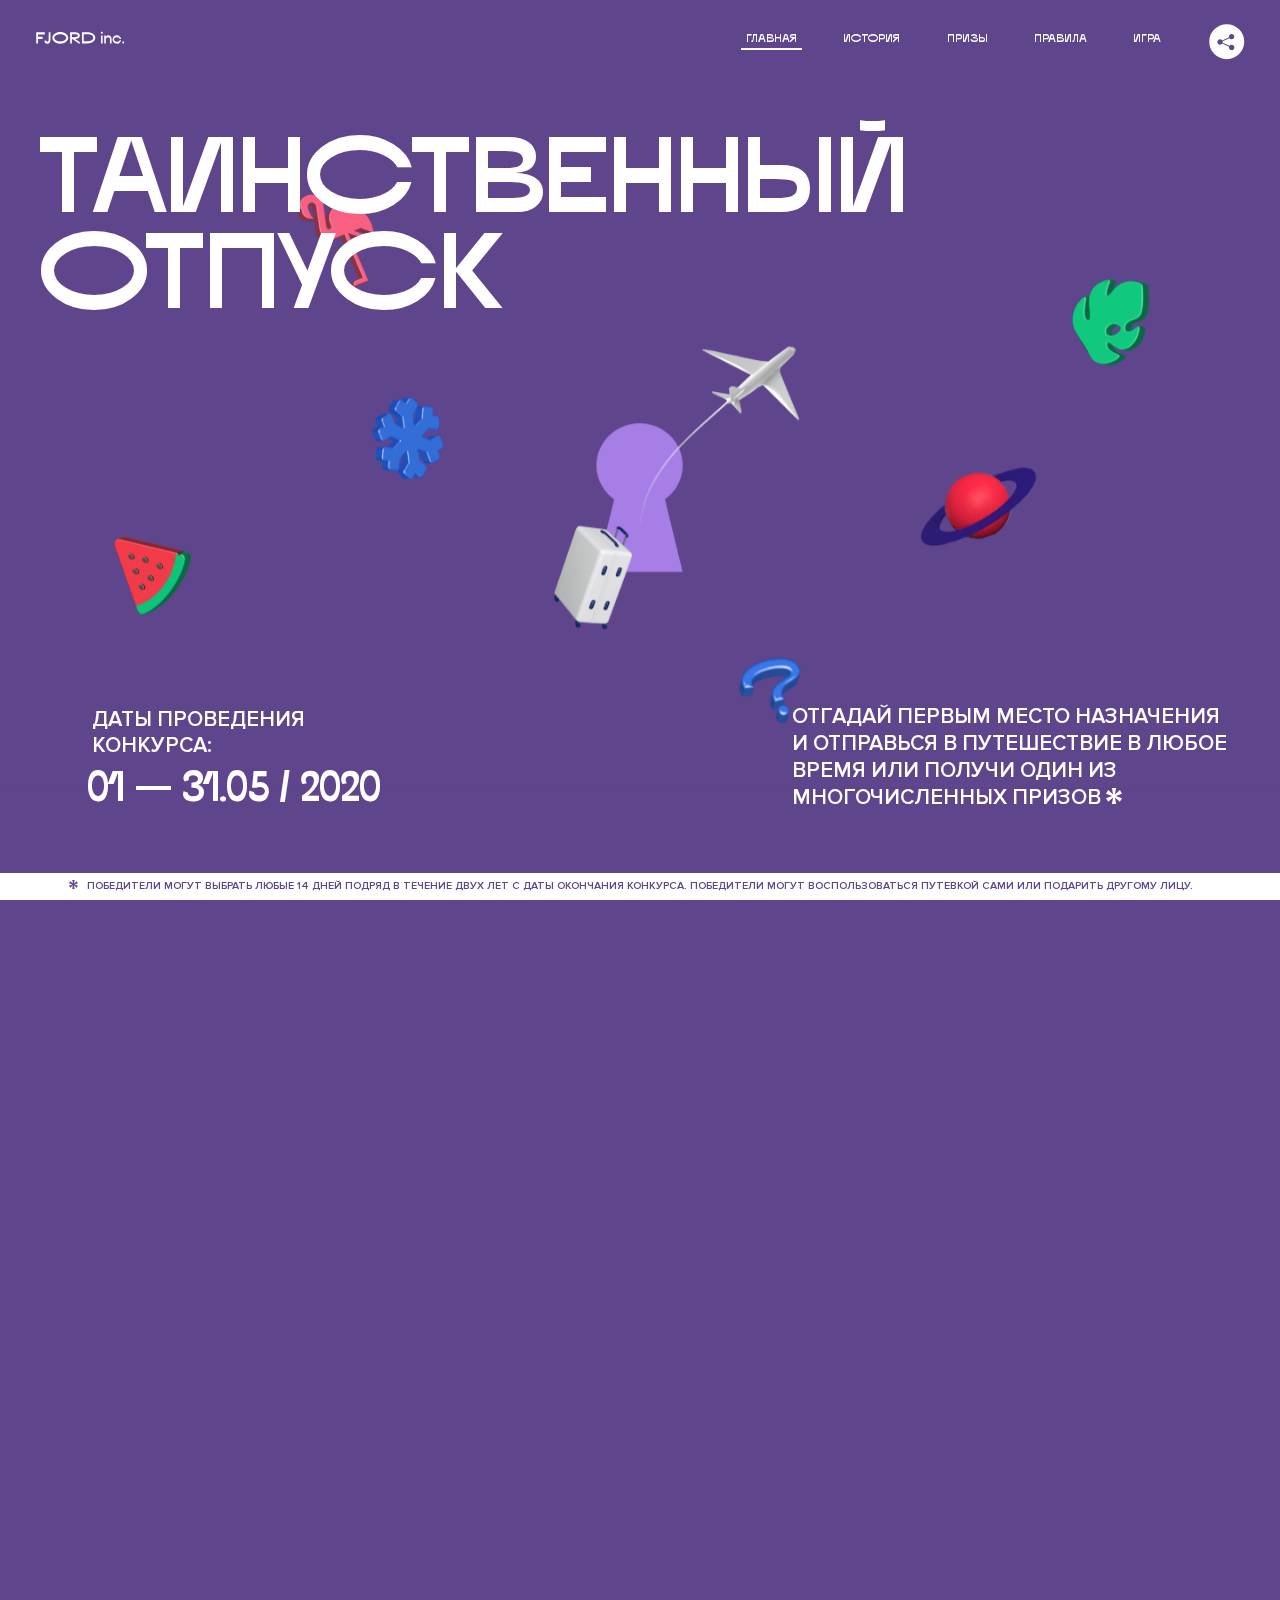
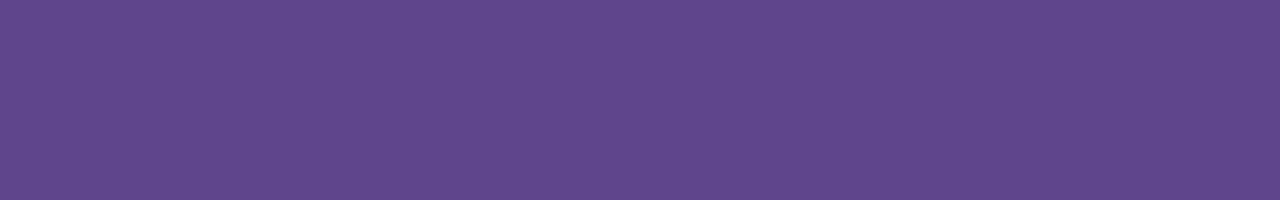
<file: 3/index.html>
<!DOCTYPE html>
<html lang="ru">
<head>
  <meta charset="UTF-8">
  <meta name="description" content="">
  <meta name="viewport" content="width=device-width, initial-scale=1.0">
  <meta http-equiv="X-UA-Compatible" content="ie=edge">
  <title>Mysterious Vacation</title>
<link href="css/style.min.css" rel="stylesheet">  <base href="https://htmlacademy-animation.github.io/58383-magic-vacation-1/3/">
</head>
<body>

  <header class="page-header js-header">
    <div class="page-header__wrapper">
      <a href="#" class="page-header__logo" aria-label="Перейти на страницу FJORD.Inc">
        <svg width="100" height="15" viewBox="0 0 100 15" fill="none" xmlns="http://www.w3.org/2000/svg">
          <path d="M0.26 1.4V14H2.276V8.906H7.334V6.44H2.276V3.848H9.872V1.4H0.26ZM12.733 14.36C15.127 14.36 16.243 12.65 16.243 9.5V1.4H14.263V8.96C14.263 11.21 13.723 11.876 12.733 11.876C11.833 11.876 11.473 11.3 11.347 10.58L9.36702 10.94C9.63702 13.046 10.663 14.36 12.733 14.36ZM18.3918 7.7C18.3918 11.372 22.3878 14.36 27.3198 14.36C32.2518 14.36 36.2478 11.372 36.2478 7.7C36.2478 4.028 32.2518 1.04 27.3198 1.04C22.3878 1.04 18.3918 4.028 18.3918 7.7ZM20.6058 7.7C20.6058 5.378 23.6118 3.524 27.3198 3.524C30.9918 3.524 33.9798 5.378 33.9798 7.7C33.9798 10.004 30.9918 11.858 27.3198 11.858C23.6118 11.858 20.6058 10.004 20.6058 7.7ZM40.403 14V8.906H40.799L49.079 14.702V12.38L44.039 8.906H44.201C47.999 8.906 49.277 7.304 49.277 5.162C49.277 3.092 47.999 1.4 44.201 1.4H38.387V14H40.403ZM43.535 3.722C45.785 3.722 47.045 4.136 47.045 5.432C47.045 6.764 45.785 7.034 43.535 7.034H40.403V3.722H43.535ZM51.6936 1.382V14H57.8676C62.7456 14 66.7236 11.534 66.7236 7.7C66.7236 3.848 62.7456 1.382 57.8676 1.382H51.6936ZM53.7096 11.624V3.722H57.5436C61.5396 3.722 64.4916 5.018 64.4916 7.7C64.4916 10.238 61.5396 11.624 57.5436 11.624H53.7096ZM73.1832 14.018H74.9832V5H73.1832V14.018ZM72.9132 1.976C72.9132 2.57 73.3992 3.092 74.0832 3.092C74.7492 3.092 75.2352 2.57 75.2352 1.976C75.2352 1.382 74.7672 0.805999 74.0832 0.805999C73.3812 0.805999 72.9132 1.382 72.9132 1.976ZM76.7867 14H78.5687V9.104C78.7487 8.006 79.5947 6.962 81.0887 6.962C82.1147 6.962 83.2667 7.448 83.2667 9.554V14H85.0487V9.014C85.0487 6.152 83.2307 4.73 81.3587 4.73C79.9187 4.73 79.0727 5.558 78.5687 6.854V5H76.7867V14ZM90.9898 14.27C93.5098 14.27 95.3818 12.506 95.7238 10.328H94.0498C93.7258 11.3 92.6998 12.02 90.9898 12.02C88.8478 12.02 87.7678 10.922 87.7678 9.59C87.7678 8.24 88.8478 6.962 90.9898 6.962C92.7538 6.962 93.7978 7.844 94.0858 8.924H95.7418C95.4358 6.71 93.6178 4.73 90.9898 4.73C88.0918 4.73 86.1298 7.124 86.1298 9.59C86.1298 12.074 88.1278 14.27 90.9898 14.27ZM97.0693 12.938C97.0693 13.658 97.5553 14.144 98.2753 14.144C98.9953 14.144 99.4813 13.658 99.4813 12.938C99.4813 12.2 98.9953 11.714 98.2753 11.714C97.5553 11.714 97.0693 12.2 97.0693 12.938Z" fill="currentColor"></path>
        </svg>
      </a>
      <button class="page-header__toggler js-menu-toggler" type="button" aria-label="Управление мобильным меню"><span>Меню</span></button>
      <nav class="page-header__nav">
        <div class="page-header__menu js-menu" id="menu">
          <ul>
            <li>
              <a class="js-menu-link active" href="#top" data-href="top">главная</a>
            </li>
            <li>
              <a class="js-menu-link" href="#story" data-href="story">история</a>
            </li>
            <li>
              <a class="js-menu-link" href="#prizes" data-href="prizes">призы</a>
            </li>
            <li>
              <a class="js-menu-link" href="#rules" data-href="rules">правила</a>
            </li>
            <li>
              <a class="js-menu-link" href="#game" data-href="game">игра</a>
            </li>
          </ul>
        </div>
        <div class="page-header__social">
          <div class="social-block js-social-block">
            <button class="social-block__toggler" aria-label="Управлять блоком с социальными кнопками">
              <svg width="26" height="22" viewBox="0 0 27 22" fill="none" xmlns="http://www.w3.org/2000/svg">
                <path d="M19.6721 7.43664C21.6273 7.43664 23.213 5.85095 23.213 3.89566C23.213 1.94037 21.6273 0.354675 19.6721 0.354675C17.7168 0.354675 16.1311 1.94037 16.1311 3.89566C16.1311 4.19968 16.1728 4.49178 16.2458 4.77345L7.21751 8.95527C6.57519 8.05214 5.52303 7.46049 4.33078 7.46049C2.37549 7.46049 0.789795 9.04618 0.789795 11.0015C0.789795 12.9568 2.37549 14.5425 4.33078 14.5425C5.52303 14.5425 6.57668 13.9508 7.21751 13.0477L16.2458 17.2295C16.1743 17.5112 16.1311 17.8033 16.1311 18.1073C16.1311 20.0626 17.7168 21.6483 19.6721 21.6483C21.6273 21.6483 23.213 20.0626 23.213 18.1073C23.213 16.152 21.6273 14.5663 19.6721 14.5663C18.4798 14.5663 17.4262 15.158 16.7853 16.0611L7.75701 11.8793C7.82854 11.5976 7.87176 11.3055 7.87176 11.0015C7.87176 10.6974 7.83003 10.4053 7.75701 10.1237L16.7853 5.94186C17.4262 6.84499 18.4783 7.43664 19.6721 7.43664Z" fill="currentColor"></path>
              </svg>
            </button>
            <ul class="social-block__list">
              <li>
                <a class="social-block__link social-block__link--fb" href="#" aria-label="Мы на Facebook">
                  <svg width="8" height="17" viewBox="0 0 8 17" fill="none" xmlns="http://www.w3.org/2000/svg">
                    <path d="M4.24646 16.9899H1.09275L1.05793 8.49828H0V5.30707H1.05793V3.81124C1.05793 1.42084 2.57654 0 5.21735 0H7.41758V3.18585H5.30841C4.28262 3.18585 4.2478 3.48582 4.2478 4.24914V5.30707H7.42964L7.16716 8.49828H4.2478V16.9899H4.24646Z" fill="currentColor"></path>
                  </svg>
                </a>
              </li>
              <li>
                <a class="social-block__link social-block__link--insta" href="#" aria-label="Мы в Instagram">
                  <svg width="15" height="15" viewBox="0 0 15 15" fill="none" xmlns="http://www.w3.org/2000/svg">
                    <path d="M11.0197 0H4.19806C2.14246 0 0.471191 1.66993 0.471191 3.72285V10.5499C0.471191 12.6082 2.14112 14.2727 4.19806 14.2727H11.0197C13.0753 14.2727 14.7466 12.6082 14.7466 10.5499V3.72285C14.7466 1.67127 13.0753 0 11.0197 0ZM11.0197 12.4849H4.19806C3.13076 12.4849 2.26432 11.6158 2.26432 10.5512V3.72419C2.26432 2.65956 3.13076 1.79715 4.19806 1.79715H11.0197C12.087 1.79715 12.9535 2.6609 12.9535 3.72419V10.5512C12.9535 11.6145 12.087 12.4849 11.0197 12.4849Z" fill="currentColor"></path>
                    <path d="M7.60887 3.11084C5.38989 3.11084 3.58203 4.9187 3.58203 7.14036C3.58203 9.35532 5.38989 11.1645 7.60887 11.1645C9.83053 11.1645 11.6357 9.35666 11.6357 7.14036C11.6357 4.9187 9.83053 3.11084 7.60887 3.11084ZM7.60887 9.36871C6.37551 9.36871 5.37784 8.37372 5.37784 7.14036C5.37784 5.90699 6.37551 4.90665 7.60887 4.90665C8.83822 4.90665 9.84259 5.90833 9.84259 7.14036C9.84392 8.37238 8.83822 9.36871 7.60887 9.36871Z" fill="currentColor"></path>
                    <path d="M11.3573 2.35962C10.8256 2.35962 10.3931 2.79752 10.3931 3.32381C10.3931 3.85546 10.8256 4.29336 11.3573 4.29336C11.8862 4.29336 12.3215 3.85546 12.3215 3.32381C12.3215 2.79752 11.8862 2.35962 11.3573 2.35962Z" fill="currentColor"></path>
                  </svg>
                </a>
              </li>
              <li>
                <a class="social-block__link social-block__link--vk" href="#" aria-label="Мы ВКонтакте">
                  <svg width="17" height="10" viewBox="0 0 17 10" fill="none" xmlns="http://www.w3.org/2000/svg">
                    <path d="M14.1234 4.9002C14.1234 4.9002 16.3623 1.72708 16.5866 0.680242C16.6595 0.312285 16.4947 0.103188 16.1069 0.103188C16.1069 0.103188 14.8193 0.103188 14.168 0.103188C13.7235 0.103188 13.5587 0.293278 13.4235 0.579768C13.4235 0.579768 12.3724 2.82553 11.0969 4.24712C10.6861 4.70333 10.4781 4.84318 10.2511 4.84318C10.0646 4.84318 9.98625 4.6911 9.98625 4.27834V0.649016C9.98625 0.147997 9.92545 0.00135496 9.5066 0.00135496H6.39628C6.15578 0.00135496 6.0085 0.134417 6.0085 0.324506C6.0085 0.801084 6.73406 0.908351 6.73406 2.20231V4.87305C6.73406 5.40529 6.70569 5.61575 6.45303 5.61575C5.78016 5.61575 4.19528 3.30618 3.30623 0.678887C3.12923 0.145282 2.93737 0 2.43475 0H0.486409C0.205373 0 0 0.190085 0 0.476576C0 0.991172 0.60666 3.40801 2.99277 6.64358C4.59927 8.8201 6.70569 10 8.60269 10C9.76196 10 10.0416 9.80312 10.0416 9.31432V7.63883C10.0416 7.22607 10.2065 7.04956 10.4429 7.04956C10.7078 7.04956 11.1847 7.13238 12.2805 8.22268C13.5843 9.47862 13.6762 10 14.3896 10H16.5676C16.7919 10 17 9.89273 17 9.52342C17 9.02919 16.3623 8.15343 15.384 7.10659C14.9801 6.56755 14.3302 5.98914 14.1248 5.72301C13.8275 5.40801 13.9154 5.23014 14.1234 4.9002Z" fill="currentColor"></path>
                  </svg>
                </a>
              </li>
            </ul>
          </div>
        </div>
      </nav>
    </div>
  </header>

  <main class="page-content">

    <section class="animation-screen"></section>

    <section class="screen screen--hidden screen--intro" id="top">
      <div class="screen__wrapper">
        <div class="intro">
          <h1 class="intro__title">Таинственный отпуск</h1>
          <div class="intro__content">
            <div class="intro__info">
              <p class="intro__label">Даты проведения конкурса:</p>
              <p class="intro__date">01 — 31.05 / 2020</p>
            </div>
            <div class="intro__message">
              <p>
                Отгадай первым место назначения и&nbsp;отправься в&nbsp;путешествие в&nbsp;любое время или получи один из многочисленных призов
                <svg width="16" height="16" viewBox="0 0 10 10" fill="none" xmlns="http://www.w3.org/2000/svg">
                  <path d="M0 6.35337L3.90271 4.99012L0 3.64663L1.34615 1.32374L4.44287 4.01073L3.67364 0H6.34615L5.57692 4.01073L8.65385 1.32374L10 3.64663L6.13405 4.99012L10 6.35337L8.65385 8.65651L5.57692 5.98927L6.34615 10H3.67364L4.44287 5.96952L1.34615 8.65651L0 6.35337Z" fill="currentColor"></path>
                </svg>
              </p>
            </div>
          </div>
        </div>
      </div>
      <div class="screen__footer js-footer">
        <button class="screen__footer-enlarge js-footer-toggler" type="button" aria-label="Показать сообщение">
          <svg width="10" height="10" viewBox="0 0 10 10" fill="none" xmlns="http://www.w3.org/2000/svg">
            <path d="M0 6.35337L3.90271 4.99012L0 3.64663L1.34615 1.32374L4.44287 4.01073L3.67364 0H6.34615L5.57692 4.01073L8.65385 1.32374L10 3.64663L6.13405 4.99012L10 6.35337L8.65385 8.65651L5.57692 5.98927L6.34615 10H3.67364L4.44287 5.96952L1.34615 8.65651L0 6.35337Z" fill="currentColor"></path>
          </svg>
        </button>
        <button class="screen__footer-collapse js-footer-toggler" type="button" aria-label="Скрыть сообщение">
          <svg width="13" height="13" viewBox="0 0 13 13" fill="none" xmlns="http://www.w3.org/2000/svg">
            <line x1="12.3536" y1="0.353553" x2="0.738349" y2="11.9688" stroke="currentColor"></line>
            <line x1="0.738319" y1="0.539925" x2="12.3535" y2="12.1551" stroke="currentColor"></line>
          </svg>
        </button>
        <div class="screen__footer-wrapper">
          <div class="screen__footer-announce">
            <p class="screen__footer-label">Даты проведения конкурса:</p>
            <p class="screen__footer-date">01 — 31.05 / 2020</p>
          </div>
          <div class="screen__footer-note">
            <p>
              <svg width="10" height="10" viewBox="0 0 10 10" fill="none" xmlns="http://www.w3.org/2000/svg">
                <path d="M0 6.35337L3.90271 4.99012L0 3.64663L1.34615 1.32374L4.44287 4.01073L3.67364 0H6.34615L5.57692 4.01073L8.65385 1.32374L10 3.64663L6.13405 4.99012L10 6.35337L8.65385 8.65651L5.57692 5.98927L6.34615 10H3.67364L4.44287 5.96952L1.34615 8.65651L0 6.35337Z" fill="currentColor"></path>
              </svg>
              <span>Победители могут выбрать любые 14 дней подряд в&nbsp;течение двух лет с&nbsp;даты окончания конкурса. Победители могут воспользоваться путевкой сами или подарить другому лицу.</span>
            </p>
          </div>
        </div>
      </div>
    </section>

    <section class="screen screen--hidden screen--story" id="story">

      <div class="slider swiper-container js-slider">

        <div class="swiper-wrapper">

          <div class="slider__item swiper-slide">
            <h2 class="slider__item-title">История</h2>
            <p class="slider__item-text">Джеймс Таргет был основателем компании &laquo;Fjord Inc.&raquo;. С&nbsp;1965 года &laquo;Fjord Inc.&raquo; прославилась надёжными и&nbsp;удобными чемоданами и&nbsp;аксессуарами для туристов.</p>
          </div>

          <div class="slider__item swiper-slide">
            <p class="slider__item-text">Когда Джеймсу было 7&nbsp;лет, в&nbsp;их&nbsp;доме гостил дядюшка и&nbsp;развлекал детей рассказами о&nbsp;своей поездке в&nbsp;место, показавшееся малышу Таргету невероятным. Тогда Джеймс решил, что однажды посетит его, но&nbsp;не&nbsp;будет рассказывать о&nbsp;мечте, пока не&nbsp;осуществит.</p>
          </div>

          <div class="slider__item swiper-slide">
            <p class="slider__item-text">Джеймс Таргет стал увлеченным путешественником. Он&nbsp;посетил 5&nbsp;континентов, 126&nbsp;стран.</p>
          </div>

          <div class="slider__item swiper-slide">
            <p class="slider__item-text">Он&nbsp;сплавлялся по&nbsp;Амазонке и&nbsp;погружался в&nbsp;пещеры Франции, медитировал в&nbsp;горах Тибета и&nbsp;пожимал руку вождя племени Акугауа.</p>
          </div>

          <div class="slider__item swiper-slide">
            <p class="slider__item-text">Из&nbsp;своих поездок Джеймс Таргет привозил идеи, как сделать свои чемоданы &laquo;Fjord Inc.&raquo; удобными и&nbsp;приспособленными к&nbsp;разным дорожным условиям.</p>
          </div>

          <div class="slider__item swiper-slide">
            <p class="slider__item-text">Всё это время Джеймс не&nbsp;оставлял идею поездки своей мечты. Однако, как только он&nbsp;брался за&nbsp;планирование, возникали препятствия, не&nbsp;позволяющие отправиться туда.</p>
          </div>

          <div class="slider__item swiper-slide">
            <p class="slider__item-text">В&nbsp;возрасте 67&nbsp;лет Джеймс Таргет попал под лавину и&nbsp;погиб. В&nbsp;своём завещании он&nbsp;поручил отправить в&nbsp;заветное путешествие трёх смельчаков, единых с&nbsp;ним духом.</p>
          </div>

          <div class="slider__item swiper-slide">
            <p class="slider__item-text">Тех, кто сможет узнать таинственное место, задавая вопросы специально обученному ИИ&nbsp;&laquo;Соне&raquo;, ждет фантастическое путешествие.</p>
          </div>
        </div>
        <div class="slider__controls">
          <button class="slider__control slider__control--prev js-control-prev" type="button" aria-label="Показать предыдущую историю">
            <svg width="12" height="22" viewBox="0 0 12 22" fill="none" xmlns="http://www.w3.org/2000/svg">
              <path d="M11 1L1 11L11 21" stroke="currentColor" stroke-width="2" stroke-linejoin="round"></path>
            </svg>
          </button>
          <button class="slider__control slider__control--next js-control-next" type="button" aria-label="Показать следующую историю">
            <svg width="12" height="22" viewBox="0 0 12 22" fill="none" xmlns="http://www.w3.org/2000/svg">
              <path d="M1 1L11 11L1 21" stroke="currentColor" stroke-width="2" stroke-linejoin="round"></path>
            </svg>
          </button>
        </div>
        <div class="slider__pagination swiper-pagination"></div>
      </div>
    </section>

    <section class="screen screen--hidden screen--prizes" id="prizes">
      <div class="screen__wrapper">
        <div class="prizes">
          <h2 class="prizes__title">ПРизы</h2>
          <div class="prizes__lead">
            <p>Найди ответ и&nbsp;получи один из&nbsp;призов:</p>
          </div>
          <ul class="prizes__list">
            <li class="prizes__item prizes__item--journeys">
              <div class="prizes__icon">
                <picture>
                  <source srcset="img/prize1-mob.svg" media="(orientation: portrait)">
                  <img src="img/prize1.svg" alt="">
                </picture>
              </div>
              <p class="prizes__desc">
                <b>3</b>
                <span>загадочных путешествия</span>
              </p>
            </li>
            <li class="prizes__item prizes__item--cases">
              <div class="prizes__icon">
                <picture>
                  <source srcset="img/prize2-mob.svg" media="(orientation: portrait)">
                  <img src="img/prize2.svg" alt="">
                </picture>
              </div>
              <p class="prizes__desc">
                <b>7</b>
                <span>надежных чемоданов</span>
              </p>
            </li>
            <li class="prizes__item prizes__item--codes">
              <div class="prizes__icon">
                <picture>
                  <source srcset="img/prize3-mob.svg" media="(orientation: portrait)">
                  <img src="img/prize3.svg" alt="">
                </picture>
              </div>
              <p class="prizes__desc">
                <b>900</b>
                <span>
                  промокодов на&nbsp;скидку 15%
                  <svg width="10" height="10" viewBox="0 0 10 10" fill="none" xmlns="http://www.w3.org/2000/svg">
                    <path d="M0 6.35337L3.90271 4.99012L0 3.64663L1.34615 1.32374L4.44287 4.01073L3.67364 0H6.34615L5.57692 4.01073L8.65385 1.32374L10 3.64663L6.13405 4.99012L10 6.35337L8.65385 8.65651L5.57692 5.98927L6.34615 10H3.67364L4.44287 5.96952L1.34615 8.65651L0 6.35337Z" fill="currentColor"></path>
                  </svg>
                </span>
              </p>
            </li>
          </ul>
        </div>
      </div>
      <div class="screen__footer js-footer">
        <button class="screen__footer-enlarge js-footer-toggler" type="button" aria-label="Показать сообщение">
          <svg width="10" height="10" viewBox="0 0 10 10" fill="none" xmlns="http://www.w3.org/2000/svg">
            <path d="M0 6.35337L3.90271 4.99012L0 3.64663L1.34615 1.32374L4.44287 4.01073L3.67364 0H6.34615L5.57692 4.01073L8.65385 1.32374L10 3.64663L6.13405 4.99012L10 6.35337L8.65385 8.65651L5.57692 5.98927L6.34615 10H3.67364L4.44287 5.96952L1.34615 8.65651L0 6.35337Z" fill="currentColor"></path>
          </svg>
        </button>
        <button class="screen__footer-collapse js-footer-toggler" type="button" aria-label="Скрыть сообщение">
          <svg width="13" height="13" viewBox="0 0 13 13" fill="none" xmlns="http://www.w3.org/2000/svg">
            <line x1="12.3536" y1="0.353553" x2="0.738349" y2="11.9688" stroke="currentColor"></line>
            <line x1="0.738319" y1="0.539925" x2="12.3535" y2="12.1551" stroke="currentColor"></line>
          </svg>
        </button>
        <div class="screen__footer-wrapper">
          <div class="screen__footer-announce">
            <p class="screen__footer-label">Даты проведения конкурса:</p>
            <p class="screen__footer-date">01 — 31.05 / 2020</p>
          </div>
          <div class="screen__footer-note">
            <p>
              <svg width="10" height="10" viewBox="0 0 10 10" fill="none" xmlns="http://www.w3.org/2000/svg">
                <path d="M0 6.35337L3.90271 4.99012L0 3.64663L1.34615 1.32374L4.44287 4.01073L3.67364 0H6.34615L5.57692 4.01073L8.65385 1.32374L10 3.64663L6.13405 4.99012L10 6.35337L8.65385 8.65651L5.57692 5.98927L6.34615 10H3.67364L4.44287 5.96952L1.34615 8.65651L0 6.35337Z" fill="currentColor"></path>
              </svg>
              <span>Скидка&nbsp;15% на&nbsp;единоразовое приобретение путёвки с&nbsp;1&nbsp;июня 2020 по&nbsp;31&nbsp;мая 2022&nbsp;года. Суммируется с&nbsp;другими акциями</span>
            </p>
          </div>
        </div>
      </div>
    </section>

    <section class="screen screen--hidden screen--rules" id="rules">
      <div class="screen__wrapper">
        <div class="rules">
          <h2 class="rules__title">Правила</h2>
          <div class="rules__lead">
            <p>Для того чтобы получить наследство Джеймса Таргета, тебе нужно выведать у&nbsp;&laquo;Сони&raquo;, куда предстоит отправиться тебе в&nbsp;случае победы</p>
          </div>
          <ol class="rules__list">
            <li class="rules__item">
              <p>Тебе отводится <br>5&nbsp;минут</p>
            </li>
            <li class="rules__item">
              <p>Задавай любые вопросы в&nbsp;текстовом поле</p>
            </li>
            <li class="rules__item">
              <p>Нажимай кнопку &laquo;Узнать&raquo;, чтобы получить ответ</p>
            </li>
            <li class="rules__item">
              <p>&laquo;Соня&raquo; может отвечать только&nbsp;Да или Нет</p>
            </li>
          </ol>
          <a href="#game" class="rules__link btn">Погнали!</a>
        </div>
      </div>
      <div class="screen__disclaimer">
        <div class="disclaimer">
          <ul>
            <li>
              <a href="#">Правовая информация</a>
            </li>
            <li>
              <a href="#">Подробные правила</a>
            </li>
          </ul>
        </div>
      </div>
    </section>

    <section class="screen screen--hidden screen--game" id="game">
      <div class="screen__wrapper">
        <div class="game">
          <div class="game__header">
            <h2 class="game__title">Игра</h2>
            <div class="game__counter">
              <span>05</span>:<span>00</span>
            </div>
          </div>
          <div class="game__body">
            <div class="chat">
              <div class="chat__body js-chat">
                <ul class="chat__list" id="messages"></ul>
              </div>
              <div class="chat__footer">
                <form action="#" method="post" class="form" id="message-form">
                  <div class="form__field-wrapper">
                    <label for="message-field" class="visually-hidden">Поле для ввода вопроса</label>
                    <input type="text" class="form__field" id="message-field">
                  </div>
                  <button class="form__button btn">
                    Узнать
                    <svg width="18" height="19" viewBox="0 0 18 19" fill="none" xmlns="http://www.w3.org/2000/svg">
                      <path stroke="currentColor" stroke-width="2" d="M9 19V1"></path>
                      <path d="M1 9l8-8 8 8" stroke="currentColor" stroke-width="2" stroke-linejoin="round"></path>
                    </svg>
                  </button>
                </form>
              </div>
            </div>
          </div>
          <!-- временные кнопки для показа результата -->
          <div class="game__buttons">
            <button class="game__button btn js-show-result" type="button" data-target="result">Положительный результат</button>
            <button class="game__button btn js-show-result" type="button" data-target="result2">Положительный результат - 2</button>
            <button class="game__button btn js-show-result" type="button" data-target="result3">Отрицательный результат</button>
          </div>
        </div>
      </div>
    </section>

    <section class="screen screen--hidden screen--result" id="result">
      <div class="screen__wrapper">
        <div class="result result--trip">
          <div class="result__image">
            <picture>
              <source srcset="img/result1-mob.png 1x, img/result1-mob@2x.png 2x" media="(max-width: 768px) and (orientation: portrait)">
              <img src="img/result1.png" srcset="img/result1@2x.png 2x" alt="">
            </picture>
          </div>
          <h2 class="result__title">
            <span class="visually-hidden">ПОбеда!</span>
            <svg xmlns="http://www.w3.org/2000/svg" viewBox="0 0 568.85 109.24">
              <path d="M16,24.44V92H2.6V8H75V92H61.52V24.44H16Z" transform="translate(-2.1 -1.5)" fill="none" stroke="currentColor"></path>
              <path d="M148.76,5.6c32.88,0,59.52,19.92,59.52,44.4s-26.64,44.4-59.52,44.4S89.24,74.48,89.24,50,115.88,5.6,148.76,5.6Zm0,72.12c24.48,0,44.4-12.36,44.4-27.72s-19.92-27.84-44.4-27.84C124,22.16,104,34.52,104,50S124,77.72,148.76,77.72Z" transform="translate(-2.1 -1.5)" fill="none" stroke="currentColor"></path>
              <path d="M287.36,8V24.44H236v14.4h25.32c25.44,0,34,11.16,34,26.52,0,15.6-8.52,26.64-34,26.64H222.56V8h64.8ZM256.88,76.52c15.12,0,23.52-2,23.52-11.52S272,54.44,256.88,54.44H236V76.52h20.88Z" transform="translate(-2.1 -1.5)" fill="none" stroke="currentColor"></path>
              <path d="M371.47,8V24.44H320.84V41.6h33.6V58h-33.6V75.56h50.64V92H307.4V8h64.08Z" transform="translate(-2.1 -1.5)" fill="none" stroke="currentColor"></path>
              <path d="M382.39,110.24V75.56h7.44c4.56-4.68,7.8-18.36,8.76-56L399,8h48.6V75.56h10v34.68H442.87V92H397v18.24H382.39Zm51.72-34.68V24.44H411.55v3.12c-0.48,22.44-3.24,37.68-7.2,48h29.76Z" transform="translate(-2.1 -1.5)" fill="none" stroke="currentColor"></path>
              <path d="M463.75,92l28-84h27.12l28.08,84H533.47l-7.8-23.52h-37.8L480.07,92H463.75Zm56.64-40L507,11.84,493.51,52h26.88Z" transform="translate(-2.1 -1.5)" fill="none" stroke="currentColor"></path>
              <path d="M554.12,70.4L555.55,2H569l1.44,68.4H554.12Zm8.28,6.36c4.8,0,8,3.24,8,8.16a8,8,0,1,1-16.08,0C554.35,80,557.59,76.76,562.39,76.76Z" transform="translate(-2.1 -1.5)" fill="none" stroke="currentColor"></path>
            </svg>
          </h2>
          <div class="result__text">
            <p>ты&nbsp;отправляешься в&nbsp;Арктику!</p>
          </div>
          <div class="result__form">
            <form action="#" method="post" class="form form--result">
              <label for="email-field" class="form__label">зарегистрируй результат</label>
              <input type="email" class="form__field" id="email-field" placeholder="e-mail для регистации результата и получения приза" required="">
              <button class="form__button btn">
                отправить
                <svg width="18" height="19" viewBox="0 0 18 19" fill="none" xmlns="http://www.w3.org/2000/svg">
                  <path stroke="currentColor" stroke-width="2" d="M9 19V1"></path>
                  <path d="M1 9l8-8 8 8" stroke="currentColor" stroke-width="2" stroke-linejoin="round"></path>
                </svg>
              </button>
            </form>
          </div>
        </div>
      </div>
    </section>

    <section class="screen screen--hidden screen--result" id="result2">
      <div class="screen__wrapper">
        <div class="result result--prize">
          <div class="result__image">
            <picture>
              <source srcset="img/result2-mob.png 1x, img/result2-mob@2x.png 2x" media="(max-width: 768px) and (orientation: portrait)">
              <img src="img/result2.png" srcset="img/result2@2x.png 2x" alt="">
            </picture>
          </div>
          <h2 class="result__title">
            <span class="visually-hidden">ПОбеда!</span>
            <svg xmlns="http://www.w3.org/2000/svg" viewBox="0 0 568.85 109.24">
              <path d="M16,24.44V92H2.6V8H75V92H61.52V24.44H16Z" transform="translate(-2.1 -1.5)" fill="none" stroke="currentColor"></path>
              <path d="M148.76,5.6c32.88,0,59.52,19.92,59.52,44.4s-26.64,44.4-59.52,44.4S89.24,74.48,89.24,50,115.88,5.6,148.76,5.6Zm0,72.12c24.48,0,44.4-12.36,44.4-27.72s-19.92-27.84-44.4-27.84C124,22.16,104,34.52,104,50S124,77.72,148.76,77.72Z" transform="translate(-2.1 -1.5)" fill="none" stroke="currentColor"></path>
              <path d="M287.36,8V24.44H236v14.4h25.32c25.44,0,34,11.16,34,26.52,0,15.6-8.52,26.64-34,26.64H222.56V8h64.8ZM256.88,76.52c15.12,0,23.52-2,23.52-11.52S272,54.44,256.88,54.44H236V76.52h20.88Z" transform="translate(-2.1 -1.5)" fill="none" stroke="currentColor"></path>
              <path d="M371.47,8V24.44H320.84V41.6h33.6V58h-33.6V75.56h50.64V92H307.4V8h64.08Z" transform="translate(-2.1 -1.5)" fill="none" stroke="currentColor"></path>
              <path d="M382.39,110.24V75.56h7.44c4.56-4.68,7.8-18.36,8.76-56L399,8h48.6V75.56h10v34.68H442.87V92H397v18.24H382.39Zm51.72-34.68V24.44H411.55v3.12c-0.48,22.44-3.24,37.68-7.2,48h29.76Z" transform="translate(-2.1 -1.5)" fill="none" stroke="currentColor"></path>
              <path d="M463.75,92l28-84h27.12l28.08,84H533.47l-7.8-23.52h-37.8L480.07,92H463.75Zm56.64-40L507,11.84,493.51,52h26.88Z" transform="translate(-2.1 -1.5)" fill="none" stroke="currentColor"></path>
              <path d="M554.12,70.4L555.55,2H569l1.44,68.4H554.12Zm8.28,6.36c4.8,0,8,3.24,8,8.16a8,8,0,1,1-16.08,0C554.35,80,557.59,76.76,562.39,76.76Z" transform="translate(-2.1 -1.5)" fill="none" stroke="currentColor"></path>
            </svg>
          </h2>
          <div class="result__text">
            <p>чемодан &laquo;Fjord&nbsp;Inc.&raquo;&nbsp;твой</p>
          </div>
          <div class="result__form">
            <form action="#" method="post" class="form form--result">
              <label for="email-field2" class="form__label">зарегистрируй результат</label>
              <input type="email" class="form__field" id="email-field2" placeholder="e-mail для регистации результата и получения приза" required="">
              <button class="form__button btn">
                отправить
                <svg width="18" height="19" viewBox="0 0 18 19" fill="none" xmlns="http://www.w3.org/2000/svg">
                  <path stroke="currentColor" stroke-width="2" d="M9 19V1"></path>
                  <path d="M1 9l8-8 8 8" stroke="currentColor" stroke-width="2" stroke-linejoin="round"></path>
                </svg>
              </button>
            </form>
          </div>
        </div>
      </div>
    </section>

    <section class="screen screen--hidden screen--result" id="result3">
      <div class="screen__wrapper">
        <div class="result result--negative">
          <div class="result__image">
            <picture>
              <source srcset="img/result3-mob.png 1x, img/result3-mob@2x.png 2x" media="(max-width: 768px) and (orientation: portrait)">
              <img src="img/result3.png" srcset="img/result3@2x.png 2x" alt="">
            </picture>
          </div>
          <h2 class="result__title">
            <span class="visually-hidden">Не угадал!</span>
            <svg xmlns="http://www.w3.org/2000/svg" viewBox="0 0 660.77 109.24">
              <path d="M2.66,92V8H16.1V42.2H53.3V8H66.74V92H53.3V58.64H16.1V92H2.66Z" transform="translate(-2.16 -1.5)" fill="none" stroke="currentColor"></path>
              <path d="M147.62,8V24.44H97V41.6h33.6V58H97V75.56h50.64V92H83.54V8h64.08Z" transform="translate(-2.16 -1.5)" fill="none" stroke="currentColor"></path>
              <path d="M199.22,8l20.52,42.36L235.34,8h16.44l-31,84H204.38l9.48-25.92L185.78,8h13.44Z" transform="translate(-2.16 -1.5)" fill="none" stroke="currentColor"></path>
              <path d="M273.74,24.44V92H260.3V8h50.16V24.44H273.74Z" transform="translate(-2.16 -1.5)" fill="none" stroke="currentColor"></path>
              <path d="M307.1,92l28-84h27.12l28.08,84H376.82L369,68.48h-37.8L323.42,92H307.1Zm56.64-40L350.3,11.84,336.86,52h26.88Z" transform="translate(-2.16 -1.5)" fill="none" stroke="currentColor"></path>
              <path d="M396.38,110.24V75.56h7.44c4.56-4.68,7.8-18.36,8.76-56L412.94,8h48.6V75.56h10v34.68H456.86V92H411v18.24H396.38ZM448.1,75.56V24.44H425.54v3.12c-0.48,22.44-3.24,37.68-7.2,48H448.1Z" transform="translate(-2.16 -1.5)" fill="none" stroke="currentColor"></path>
              <path d="M477.74,92l28-84h27.12L560.9,92H547.46l-7.8-23.52h-37.8L494.06,92H477.74Zm56.64-40-13.44-40.2L507.5,52h26.88Z" transform="translate(-2.16 -1.5)" fill="none" stroke="currentColor"></path>
              <path d="M568.7,76.88a13.77,13.77,0,0,0,5,1c6.6,0,10.44-6.24,12-58.32L586.22,8h46.2V92H619V24.44H598.82l-0.12,3.12C597.14,81,589,94.4,573.74,94.4a28.55,28.55,0,0,1-6.72-.84Z" transform="translate(-2.16 -1.5)" fill="none" stroke="currentColor"></path>
              <path d="M646.1,70.4L647.54,2H661l1.44,68.4H646.1Zm8.28,6.36c4.8,0,8,3.24,8,8.16a8,8,0,0,1-16.08,0C646.34,80,649.58,76.76,654.38,76.76Z" transform="translate(-2.16 -1.5)" fill="none" stroke="currentColor"></path>
            </svg>
          </h2>
          <button class="result__button js-play" type="button">
            не сдавайся!
            <span>
              <svg width="27" height="22" viewBox="0 0 27 22" fill="none" xmlns="http://www.w3.org/2000/svg">
                <path d="M10.6899 1.47998C5.42992 1.47998 1.16992 5.73998 1.16992 11C1.16992 16.26 5.42992 20.52 10.6899 20.52C15.9499 20.52 20.2099 16.26 20.2099 11V7.13998" stroke="currentColor" stroke-width="2" stroke-miterlimit="10"></path>
                <path d="M15.1099 12.5099L20.1499 7.13989L25.3099 12.6299" stroke="currentColor" stroke-width="2" stroke-miterlimit="10" stroke-linejoin="round"></path>
              </svg>
            </span>
          </button>
        </div>
      </div>
    </section>

    <section class="screen__overlay"></section>

  </main>

<script src="js/script.js"></script></body>
</html>
</file>
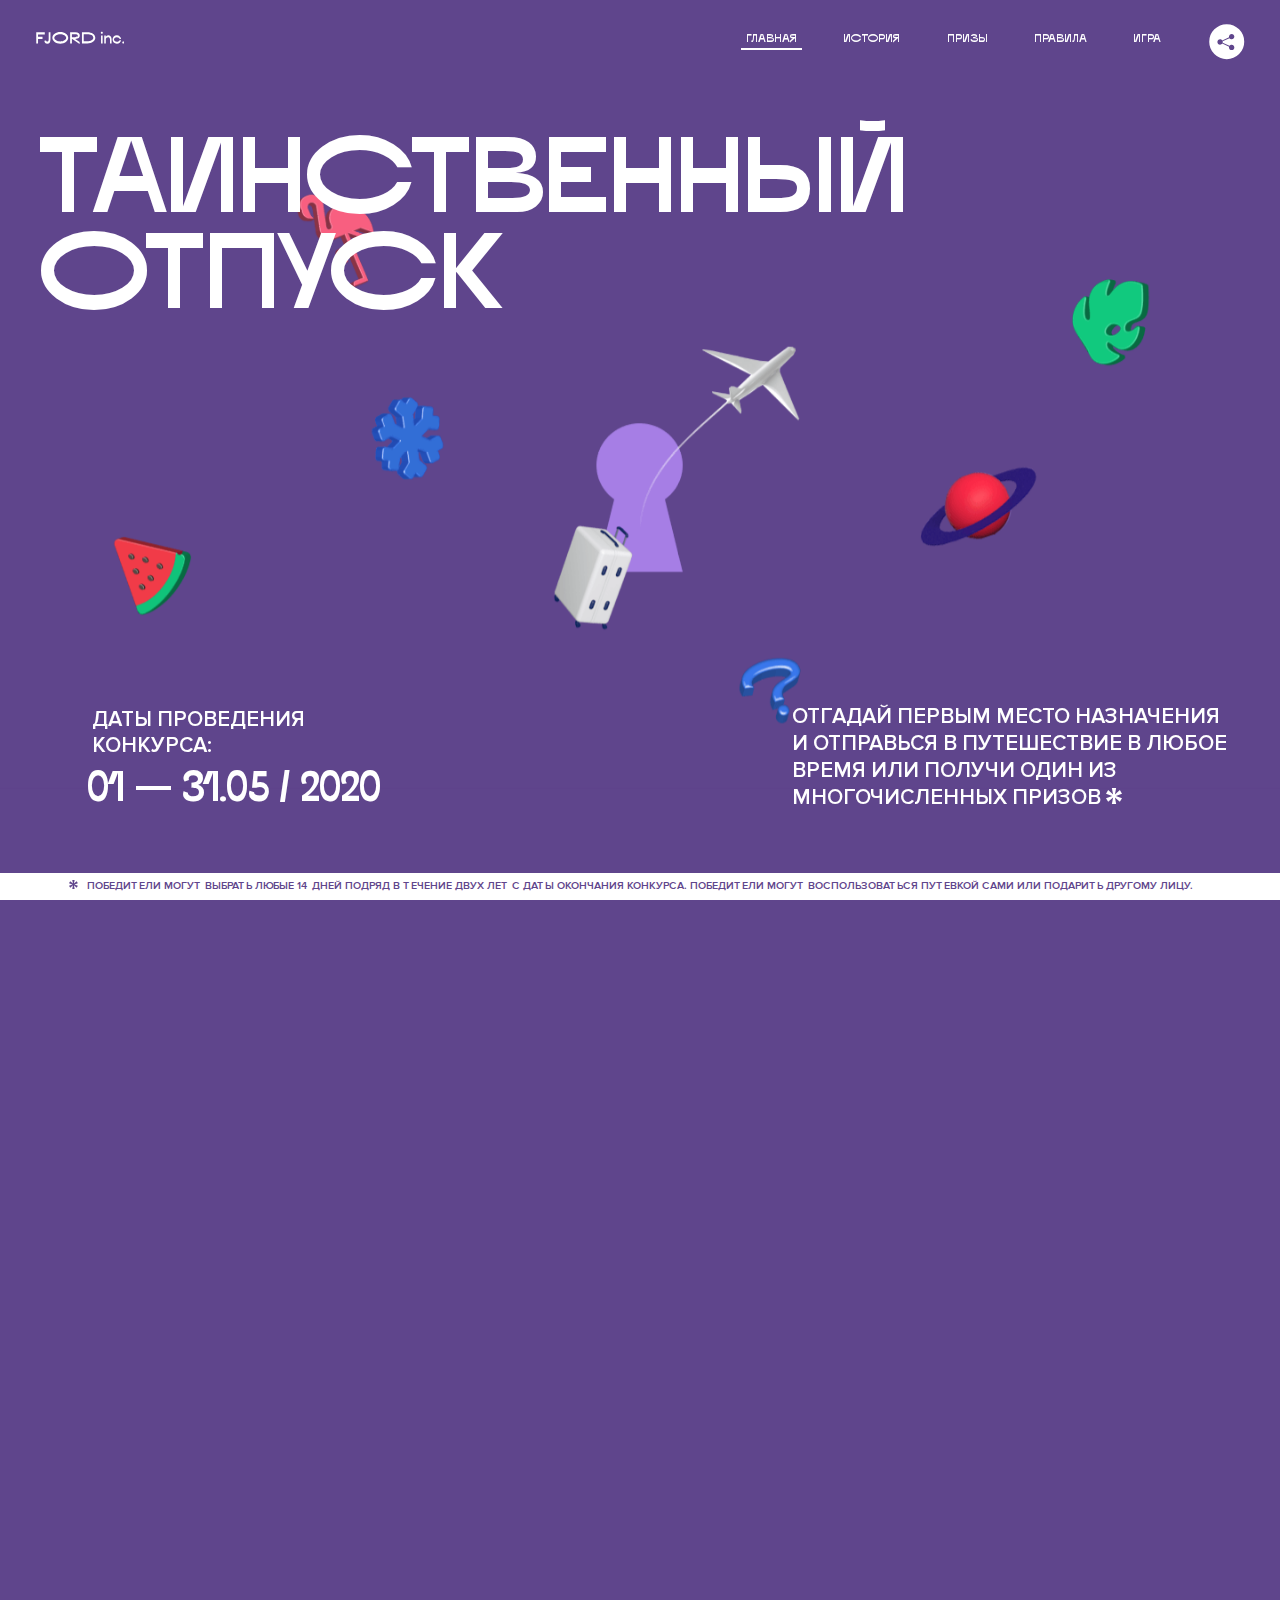
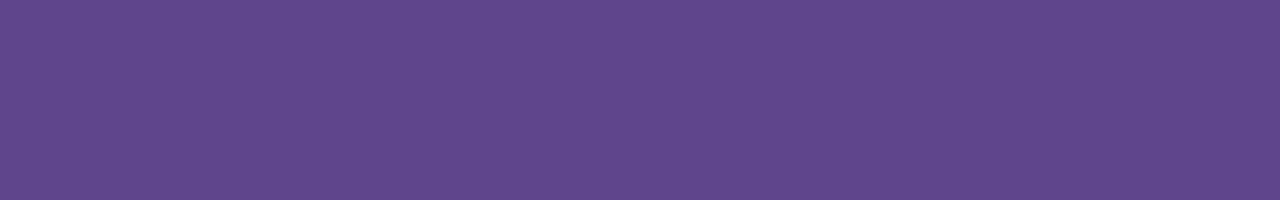
<file: 4/index.html>
<!DOCTYPE html>
<html lang="ru">
<head>
  <meta charset="UTF-8">
  <meta name="description" content="">
  <meta name="viewport" content="width=device-width, initial-scale=1.0">
  <meta http-equiv="X-UA-Compatible" content="ie=edge">
  <title>Mysterious Vacation</title>
<link href="css/style.min.css" rel="stylesheet">  <base href="https://htmlacademy-animation.github.io/58383-magic-vacation-1/4/">
</head>
<body>

  <header class="page-header js-header">
    <div class="page-header__wrapper">
      <a href="#" class="page-header__logo" aria-label="Перейти на страницу FJORD.Inc">
        <svg width="100" height="15" viewBox="0 0 100 15" fill="none" xmlns="http://www.w3.org/2000/svg">
          <path d="M0.26 1.4V14H2.276V8.906H7.334V6.44H2.276V3.848H9.872V1.4H0.26ZM12.733 14.36C15.127 14.36 16.243 12.65 16.243 9.5V1.4H14.263V8.96C14.263 11.21 13.723 11.876 12.733 11.876C11.833 11.876 11.473 11.3 11.347 10.58L9.36702 10.94C9.63702 13.046 10.663 14.36 12.733 14.36ZM18.3918 7.7C18.3918 11.372 22.3878 14.36 27.3198 14.36C32.2518 14.36 36.2478 11.372 36.2478 7.7C36.2478 4.028 32.2518 1.04 27.3198 1.04C22.3878 1.04 18.3918 4.028 18.3918 7.7ZM20.6058 7.7C20.6058 5.378 23.6118 3.524 27.3198 3.524C30.9918 3.524 33.9798 5.378 33.9798 7.7C33.9798 10.004 30.9918 11.858 27.3198 11.858C23.6118 11.858 20.6058 10.004 20.6058 7.7ZM40.403 14V8.906H40.799L49.079 14.702V12.38L44.039 8.906H44.201C47.999 8.906 49.277 7.304 49.277 5.162C49.277 3.092 47.999 1.4 44.201 1.4H38.387V14H40.403ZM43.535 3.722C45.785 3.722 47.045 4.136 47.045 5.432C47.045 6.764 45.785 7.034 43.535 7.034H40.403V3.722H43.535ZM51.6936 1.382V14H57.8676C62.7456 14 66.7236 11.534 66.7236 7.7C66.7236 3.848 62.7456 1.382 57.8676 1.382H51.6936ZM53.7096 11.624V3.722H57.5436C61.5396 3.722 64.4916 5.018 64.4916 7.7C64.4916 10.238 61.5396 11.624 57.5436 11.624H53.7096ZM73.1832 14.018H74.9832V5H73.1832V14.018ZM72.9132 1.976C72.9132 2.57 73.3992 3.092 74.0832 3.092C74.7492 3.092 75.2352 2.57 75.2352 1.976C75.2352 1.382 74.7672 0.805999 74.0832 0.805999C73.3812 0.805999 72.9132 1.382 72.9132 1.976ZM76.7867 14H78.5687V9.104C78.7487 8.006 79.5947 6.962 81.0887 6.962C82.1147 6.962 83.2667 7.448 83.2667 9.554V14H85.0487V9.014C85.0487 6.152 83.2307 4.73 81.3587 4.73C79.9187 4.73 79.0727 5.558 78.5687 6.854V5H76.7867V14ZM90.9898 14.27C93.5098 14.27 95.3818 12.506 95.7238 10.328H94.0498C93.7258 11.3 92.6998 12.02 90.9898 12.02C88.8478 12.02 87.7678 10.922 87.7678 9.59C87.7678 8.24 88.8478 6.962 90.9898 6.962C92.7538 6.962 93.7978 7.844 94.0858 8.924H95.7418C95.4358 6.71 93.6178 4.73 90.9898 4.73C88.0918 4.73 86.1298 7.124 86.1298 9.59C86.1298 12.074 88.1278 14.27 90.9898 14.27ZM97.0693 12.938C97.0693 13.658 97.5553 14.144 98.2753 14.144C98.9953 14.144 99.4813 13.658 99.4813 12.938C99.4813 12.2 98.9953 11.714 98.2753 11.714C97.5553 11.714 97.0693 12.2 97.0693 12.938Z" fill="currentColor"></path>
        </svg>
      </a>
      <button class="page-header__toggler js-menu-toggler" type="button" aria-label="Управление мобильным меню"><span>Меню</span></button>
      <nav class="page-header__nav">
        <div class="page-header__menu js-menu" id="menu">
          <ul>
            <li>
              <a class="js-menu-link active" href="#top" data-href="top">главная</a>
            </li>
            <li>
              <a class="js-menu-link" href="#story" data-href="story">история</a>
            </li>
            <li>
              <a class="js-menu-link" href="#prizes" data-href="prizes">призы</a>
            </li>
            <li>
              <a class="js-menu-link" href="#rules" data-href="rules">правила</a>
            </li>
            <li>
              <a class="js-menu-link" href="#game" data-href="game">игра</a>
            </li>
          </ul>
        </div>
        <div class="page-header__social">
          <div class="social-block js-social-block">
            <button class="social-block__toggler" aria-label="Управлять блоком с социальными кнопками">
              <svg width="26" height="22" viewBox="0 0 27 22" fill="none" xmlns="http://www.w3.org/2000/svg">
                <path d="M19.6721 7.43664C21.6273 7.43664 23.213 5.85095 23.213 3.89566C23.213 1.94037 21.6273 0.354675 19.6721 0.354675C17.7168 0.354675 16.1311 1.94037 16.1311 3.89566C16.1311 4.19968 16.1728 4.49178 16.2458 4.77345L7.21751 8.95527C6.57519 8.05214 5.52303 7.46049 4.33078 7.46049C2.37549 7.46049 0.789795 9.04618 0.789795 11.0015C0.789795 12.9568 2.37549 14.5425 4.33078 14.5425C5.52303 14.5425 6.57668 13.9508 7.21751 13.0477L16.2458 17.2295C16.1743 17.5112 16.1311 17.8033 16.1311 18.1073C16.1311 20.0626 17.7168 21.6483 19.6721 21.6483C21.6273 21.6483 23.213 20.0626 23.213 18.1073C23.213 16.152 21.6273 14.5663 19.6721 14.5663C18.4798 14.5663 17.4262 15.158 16.7853 16.0611L7.75701 11.8793C7.82854 11.5976 7.87176 11.3055 7.87176 11.0015C7.87176 10.6974 7.83003 10.4053 7.75701 10.1237L16.7853 5.94186C17.4262 6.84499 18.4783 7.43664 19.6721 7.43664Z" fill="currentColor"></path>
              </svg>
            </button>
            <ul class="social-block__list">
              <li>
                <a class="social-block__link social-block__link--fb" href="#" aria-label="Мы на Facebook">
                  <svg width="8" height="17" viewBox="0 0 8 17" fill="none" xmlns="http://www.w3.org/2000/svg">
                    <path d="M4.24646 16.9899H1.09275L1.05793 8.49828H0V5.30707H1.05793V3.81124C1.05793 1.42084 2.57654 0 5.21735 0H7.41758V3.18585H5.30841C4.28262 3.18585 4.2478 3.48582 4.2478 4.24914V5.30707H7.42964L7.16716 8.49828H4.2478V16.9899H4.24646Z" fill="currentColor"></path>
                  </svg>
                </a>
              </li>
              <li>
                <a class="social-block__link social-block__link--insta" href="#" aria-label="Мы в Instagram">
                  <svg width="15" height="15" viewBox="0 0 15 15" fill="none" xmlns="http://www.w3.org/2000/svg">
                    <path d="M11.0197 0H4.19806C2.14246 0 0.471191 1.66993 0.471191 3.72285V10.5499C0.471191 12.6082 2.14112 14.2727 4.19806 14.2727H11.0197C13.0753 14.2727 14.7466 12.6082 14.7466 10.5499V3.72285C14.7466 1.67127 13.0753 0 11.0197 0ZM11.0197 12.4849H4.19806C3.13076 12.4849 2.26432 11.6158 2.26432 10.5512V3.72419C2.26432 2.65956 3.13076 1.79715 4.19806 1.79715H11.0197C12.087 1.79715 12.9535 2.6609 12.9535 3.72419V10.5512C12.9535 11.6145 12.087 12.4849 11.0197 12.4849Z" fill="currentColor"></path>
                    <path d="M7.60887 3.11084C5.38989 3.11084 3.58203 4.9187 3.58203 7.14036C3.58203 9.35532 5.38989 11.1645 7.60887 11.1645C9.83053 11.1645 11.6357 9.35666 11.6357 7.14036C11.6357 4.9187 9.83053 3.11084 7.60887 3.11084ZM7.60887 9.36871C6.37551 9.36871 5.37784 8.37372 5.37784 7.14036C5.37784 5.90699 6.37551 4.90665 7.60887 4.90665C8.83822 4.90665 9.84259 5.90833 9.84259 7.14036C9.84392 8.37238 8.83822 9.36871 7.60887 9.36871Z" fill="currentColor"></path>
                    <path d="M11.3573 2.35962C10.8256 2.35962 10.3931 2.79752 10.3931 3.32381C10.3931 3.85546 10.8256 4.29336 11.3573 4.29336C11.8862 4.29336 12.3215 3.85546 12.3215 3.32381C12.3215 2.79752 11.8862 2.35962 11.3573 2.35962Z" fill="currentColor"></path>
                  </svg>
                </a>
              </li>
              <li>
                <a class="social-block__link social-block__link--vk" href="#" aria-label="Мы ВКонтакте">
                  <svg width="17" height="10" viewBox="0 0 17 10" fill="none" xmlns="http://www.w3.org/2000/svg">
                    <path d="M14.1234 4.9002C14.1234 4.9002 16.3623 1.72708 16.5866 0.680242C16.6595 0.312285 16.4947 0.103188 16.1069 0.103188C16.1069 0.103188 14.8193 0.103188 14.168 0.103188C13.7235 0.103188 13.5587 0.293278 13.4235 0.579768C13.4235 0.579768 12.3724 2.82553 11.0969 4.24712C10.6861 4.70333 10.4781 4.84318 10.2511 4.84318C10.0646 4.84318 9.98625 4.6911 9.98625 4.27834V0.649016C9.98625 0.147997 9.92545 0.00135496 9.5066 0.00135496H6.39628C6.15578 0.00135496 6.0085 0.134417 6.0085 0.324506C6.0085 0.801084 6.73406 0.908351 6.73406 2.20231V4.87305C6.73406 5.40529 6.70569 5.61575 6.45303 5.61575C5.78016 5.61575 4.19528 3.30618 3.30623 0.678887C3.12923 0.145282 2.93737 0 2.43475 0H0.486409C0.205373 0 0 0.190085 0 0.476576C0 0.991172 0.60666 3.40801 2.99277 6.64358C4.59927 8.8201 6.70569 10 8.60269 10C9.76196 10 10.0416 9.80312 10.0416 9.31432V7.63883C10.0416 7.22607 10.2065 7.04956 10.4429 7.04956C10.7078 7.04956 11.1847 7.13238 12.2805 8.22268C13.5843 9.47862 13.6762 10 14.3896 10H16.5676C16.7919 10 17 9.89273 17 9.52342C17 9.02919 16.3623 8.15343 15.384 7.10659C14.9801 6.56755 14.3302 5.98914 14.1248 5.72301C13.8275 5.40801 13.9154 5.23014 14.1234 4.9002Z" fill="currentColor"></path>
                  </svg>
                </a>
              </li>
            </ul>
          </div>
        </div>
      </nav>
    </div>
  </header>

  <main class="page-content">

    <section class="animation-screen"></section>

    <section class="screen screen--hidden screen--intro" id="top">
      <div class="screen__wrapper">
        <div class="intro">
          <h1 class="intro__title">Таинственный отпуск</h1>
          <div class="intro__content">
            <div class="intro__info">
              <p class="intro__label">Даты проведения конкурса:</p>
              <p class="intro__date">01 — 31.05 / 2020</p>
            </div>
            <div class="intro__message">
              <p>
                Отгадай первым место назначения и&nbsp;отправься в&nbsp;путешествие в&nbsp;любое время или получи один из многочисленных призов
                <svg width="16" height="16" viewBox="0 0 10 10" fill="none" xmlns="http://www.w3.org/2000/svg">
                  <path d="M0 6.35337L3.90271 4.99012L0 3.64663L1.34615 1.32374L4.44287 4.01073L3.67364 0H6.34615L5.57692 4.01073L8.65385 1.32374L10 3.64663L6.13405 4.99012L10 6.35337L8.65385 8.65651L5.57692 5.98927L6.34615 10H3.67364L4.44287 5.96952L1.34615 8.65651L0 6.35337Z" fill="currentColor"></path>
                </svg>
              </p>
            </div>
          </div>
        </div>
      </div>
      <div class="screen__footer js-footer">
        <button class="screen__footer-enlarge js-footer-toggler" type="button" aria-label="Показать сообщение">
          <svg width="10" height="10" viewBox="0 0 10 10" fill="none" xmlns="http://www.w3.org/2000/svg">
            <path d="M0 6.35337L3.90271 4.99012L0 3.64663L1.34615 1.32374L4.44287 4.01073L3.67364 0H6.34615L5.57692 4.01073L8.65385 1.32374L10 3.64663L6.13405 4.99012L10 6.35337L8.65385 8.65651L5.57692 5.98927L6.34615 10H3.67364L4.44287 5.96952L1.34615 8.65651L0 6.35337Z" fill="currentColor"></path>
          </svg>
        </button>
        <button class="screen__footer-collapse js-footer-toggler" type="button" aria-label="Скрыть сообщение">
          <svg width="13" height="13" viewBox="0 0 13 13" fill="none" xmlns="http://www.w3.org/2000/svg">
            <line x1="12.3536" y1="0.353553" x2="0.738349" y2="11.9688" stroke="currentColor"></line>
            <line x1="0.738319" y1="0.539925" x2="12.3535" y2="12.1551" stroke="currentColor"></line>
          </svg>
        </button>
        <div class="screen__footer-wrapper">
          <div class="screen__footer-announce">
            <p class="screen__footer-label">Даты проведения конкурса:</p>
            <p class="screen__footer-date">01 — 31.05 / 2020</p>
          </div>
          <div class="screen__footer-note">
            <p>
              <svg width="10" height="10" viewBox="0 0 10 10" fill="none" xmlns="http://www.w3.org/2000/svg">
                <path d="M0 6.35337L3.90271 4.99012L0 3.64663L1.34615 1.32374L4.44287 4.01073L3.67364 0H6.34615L5.57692 4.01073L8.65385 1.32374L10 3.64663L6.13405 4.99012L10 6.35337L8.65385 8.65651L5.57692 5.98927L6.34615 10H3.67364L4.44287 5.96952L1.34615 8.65651L0 6.35337Z" fill="currentColor"></path>
              </svg>
              <span>Победители могут выбрать любые 14 дней подряд в&nbsp;течение двух лет с&nbsp;даты окончания конкурса. Победители могут воспользоваться путевкой сами или подарить другому лицу.</span>
            </p>
          </div>
        </div>
      </div>
    </section>

    <section class="screen screen--hidden screen--story" id="story">

      <div class="slider swiper-container js-slider">

        <div class="swiper-wrapper">

          <div class="slider__item swiper-slide">
            <h2 class="slider__item-title">История</h2>
            <p class="slider__item-text">Джеймс Таргет был основателем компании &laquo;Fjord Inc.&raquo;. С&nbsp;1965 года &laquo;Fjord Inc.&raquo; прославилась надёжными и&nbsp;удобными чемоданами и&nbsp;аксессуарами для туристов.</p>
          </div>

          <div class="slider__item swiper-slide">
            <p class="slider__item-text">Когда Джеймсу было 7&nbsp;лет, в&nbsp;их&nbsp;доме гостил дядюшка и&nbsp;развлекал детей рассказами о&nbsp;своей поездке в&nbsp;место, показавшееся малышу Таргету невероятным. Тогда Джеймс решил, что однажды посетит его, но&nbsp;не&nbsp;будет рассказывать о&nbsp;мечте, пока не&nbsp;осуществит.</p>
          </div>

          <div class="slider__item swiper-slide">
            <p class="slider__item-text">Джеймс Таргет стал увлеченным путешественником. Он&nbsp;посетил 5&nbsp;континентов, 126&nbsp;стран.</p>
          </div>

          <div class="slider__item swiper-slide">
            <p class="slider__item-text">Он&nbsp;сплавлялся по&nbsp;Амазонке и&nbsp;погружался в&nbsp;пещеры Франции, медитировал в&nbsp;горах Тибета и&nbsp;пожимал руку вождя племени Акугауа.</p>
          </div>

          <div class="slider__item swiper-slide">
            <p class="slider__item-text">Из&nbsp;своих поездок Джеймс Таргет привозил идеи, как сделать свои чемоданы &laquo;Fjord Inc.&raquo; удобными и&nbsp;приспособленными к&nbsp;разным дорожным условиям.</p>
          </div>

          <div class="slider__item swiper-slide">
            <p class="slider__item-text">Всё это время Джеймс не&nbsp;оставлял идею поездки своей мечты. Однако, как только он&nbsp;брался за&nbsp;планирование, возникали препятствия, не&nbsp;позволяющие отправиться туда.</p>
          </div>

          <div class="slider__item swiper-slide">
            <p class="slider__item-text">В&nbsp;возрасте 67&nbsp;лет Джеймс Таргет попал под лавину и&nbsp;погиб. В&nbsp;своём завещании он&nbsp;поручил отправить в&nbsp;заветное путешествие трёх смельчаков, единых с&nbsp;ним духом.</p>
          </div>

          <div class="slider__item swiper-slide">
            <p class="slider__item-text">Тех, кто сможет узнать таинственное место, задавая вопросы специально обученному ИИ&nbsp;&laquo;Соне&raquo;, ждет фантастическое путешествие.</p>
          </div>
        </div>
        <div class="slider__controls">
          <button class="slider__control slider__control--prev js-control-prev" type="button" aria-label="Показать предыдущую историю">
            <svg width="12" height="22" viewBox="0 0 12 22" fill="none" xmlns="http://www.w3.org/2000/svg">
              <path d="M11 1L1 11L11 21" stroke="currentColor" stroke-width="2" stroke-linejoin="round"></path>
            </svg>
          </button>
          <button class="slider__control slider__control--next js-control-next" type="button" aria-label="Показать следующую историю">
            <svg width="12" height="22" viewBox="0 0 12 22" fill="none" xmlns="http://www.w3.org/2000/svg">
              <path d="M1 1L11 11L1 21" stroke="currentColor" stroke-width="2" stroke-linejoin="round"></path>
            </svg>
          </button>
        </div>
        <div class="slider__pagination-wrapper">
          <div class="slider__pagination swiper-pagination"></div>
        </div>
      </div>
    </section>

    <section class="screen screen--hidden screen--prizes" id="prizes">
      <div class="screen__wrapper">
        <div class="prizes">
          <h2 class="prizes__title">ПРизы</h2>
          <div class="prizes__lead">
            <p>Найди ответ и&nbsp;получи один из&nbsp;призов:</p>
          </div>
          <ul class="prizes__list">
            <li class="prizes__item prizes__item--journeys">
              <div class="prizes__icon">
                <picture>
                  <source srcset="img/prize1-mob.svg" media="(orientation: portrait)">
                  <img src="img/prize1.svg" alt="">
                </picture>
              </div>
              <p class="prizes__desc">
                <b>3</b>
                <span>загадочных путешествия</span>
              </p>
            </li>
            <li class="prizes__item prizes__item--cases">
              <div class="prizes__icon">
                <picture>
                  <source srcset="img/prize2-mob.svg" media="(orientation: portrait)">
                  <img src="img/prize2.svg" alt="">
                </picture>
              </div>
              <p class="prizes__desc">
                <b>7</b>
                <span>надежных чемоданов</span>
              </p>
            </li>
            <li class="prizes__item prizes__item--codes">
              <div class="prizes__icon">
                <picture>
                  <source srcset="img/prize3-mob.svg" media="(orientation: portrait)">
                  <img src="img/prize3.svg" alt="">
                </picture>
              </div>
              <p class="prizes__desc">
                <b>900</b>
                <span>
                  промокодов на&nbsp;скидку 15%
                  <svg width="10" height="10" viewBox="0 0 10 10" fill="none" xmlns="http://www.w3.org/2000/svg">
                    <path d="M0 6.35337L3.90271 4.99012L0 3.64663L1.34615 1.32374L4.44287 4.01073L3.67364 0H6.34615L5.57692 4.01073L8.65385 1.32374L10 3.64663L6.13405 4.99012L10 6.35337L8.65385 8.65651L5.57692 5.98927L6.34615 10H3.67364L4.44287 5.96952L1.34615 8.65651L0 6.35337Z" fill="currentColor"></path>
                  </svg>
                </span>
              </p>
            </li>
          </ul>
        </div>
      </div>
      <div class="screen__footer js-footer">
        <button class="screen__footer-enlarge js-footer-toggler" type="button" aria-label="Показать сообщение">
          <svg width="10" height="10" viewBox="0 0 10 10" fill="none" xmlns="http://www.w3.org/2000/svg">
            <path d="M0 6.35337L3.90271 4.99012L0 3.64663L1.34615 1.32374L4.44287 4.01073L3.67364 0H6.34615L5.57692 4.01073L8.65385 1.32374L10 3.64663L6.13405 4.99012L10 6.35337L8.65385 8.65651L5.57692 5.98927L6.34615 10H3.67364L4.44287 5.96952L1.34615 8.65651L0 6.35337Z" fill="currentColor"></path>
          </svg>
        </button>
        <button class="screen__footer-collapse js-footer-toggler" type="button" aria-label="Скрыть сообщение">
          <svg width="13" height="13" viewBox="0 0 13 13" fill="none" xmlns="http://www.w3.org/2000/svg">
            <line x1="12.3536" y1="0.353553" x2="0.738349" y2="11.9688" stroke="currentColor"></line>
            <line x1="0.738319" y1="0.539925" x2="12.3535" y2="12.1551" stroke="currentColor"></line>
          </svg>
        </button>
        <div class="screen__footer-wrapper">
          <div class="screen__footer-announce">
            <p class="screen__footer-label">Даты проведения конкурса:</p>
            <p class="screen__footer-date">01 — 31.05 / 2020</p>
          </div>
          <div class="screen__footer-note">
            <p>
              <svg width="10" height="10" viewBox="0 0 10 10" fill="none" xmlns="http://www.w3.org/2000/svg">
                <path d="M0 6.35337L3.90271 4.99012L0 3.64663L1.34615 1.32374L4.44287 4.01073L3.67364 0H6.34615L5.57692 4.01073L8.65385 1.32374L10 3.64663L6.13405 4.99012L10 6.35337L8.65385 8.65651L5.57692 5.98927L6.34615 10H3.67364L4.44287 5.96952L1.34615 8.65651L0 6.35337Z" fill="currentColor"></path>
              </svg>
              <span>Скидка&nbsp;15% на&nbsp;единоразовое приобретение путёвки с&nbsp;1&nbsp;июня 2020 по&nbsp;31&nbsp;мая 2022&nbsp;года. Суммируется с&nbsp;другими акциями</span>
            </p>
          </div>
        </div>
      </div>
    </section>

    <section class="screen screen--hidden screen--rules" id="rules">
      <div class="screen__wrapper">
        <div class="rules">
          <h2 class="rules__title">Правила</h2>
          <div class="rules__lead">
            <p>Для того чтобы получить наследство Джеймса Таргета, тебе нужно выведать у&nbsp;&laquo;Сони&raquo;, куда предстоит отправиться тебе в&nbsp;случае победы</p>
          </div>
          <ol class="rules__list">
            <li class="rules__item">
              <p>Тебе отводится <br>5&nbsp;минут</p>
            </li>
            <li class="rules__item">
              <p>Задавай любые вопросы в&nbsp;текстовом поле</p>
            </li>
            <li class="rules__item">
              <p>Нажимай кнопку &laquo;Узнать&raquo;, чтобы получить ответ</p>
            </li>
            <li class="rules__item">
              <p>&laquo;Соня&raquo; может отвечать только&nbsp;Да или Нет</p>
            </li>
          </ol>
          <a href="#game" class="rules__link btn">
            <span>Погнали!</span>
          </a>
        </div>
      </div>
      <div class="screen__disclaimer">
        <div class="disclaimer">
          <ul>
            <li>
              <a href="#">Правовая информация</a>
            </li>
            <li>
              <a href="#">Подробные правила</a>
            </li>
          </ul>
        </div>
      </div>
    </section>

    <section class="screen screen--hidden screen--game" id="game">
      <div class="screen__wrapper">
        <div class="game">
          <div class="game__header">
            <h2 class="game__title">Игра</h2>
            <div class="game__counter">
              <span>05</span>:<span>00</span>
            </div>
          </div>
          <div class="game__body">
            <div class="chat">
              <div class="chat__body js-chat">
                <ul class="chat__list" id="messages"></ul>
              </div>
              <div class="chat__footer">
                <form action="#" method="post" class="form form--game" id="message-form">
                  <div class="form__field-wrapper">
                    <label for="message-field" class="visually-hidden">Поле для ввода вопроса</label>
                    <input type="text" class="form__field" id="message-field" autocomplete="off">
                  </div>
                  <button class="form__button btn">
                    <span>Узнать</span>
                    <svg width="18" height="19" viewBox="0 0 18 19" fill="none" xmlns="http://www.w3.org/2000/svg">
                      <path stroke="currentColor" stroke-width="2" d="M9 19V1"></path>
                      <path d="M1 9l8-8 8 8" stroke="currentColor" stroke-width="2" stroke-linejoin="round"></path>
                    </svg>
                  </button>
                </form>
              </div>
            </div>
          </div>
          <!-- временные кнопки для показа результата -->
          <div class="game__buttons">
            <button class="game__button btn js-show-result" type="button" data-target="result">Положительный результат</button>
            <button class="game__button btn js-show-result" type="button" data-target="result2">Положительный результат - 2</button>
            <button class="game__button btn js-show-result" type="button" data-target="result3">Отрицательный результат</button>
          </div>
        </div>
      </div>
    </section>

    <section class="screen screen--hidden screen--result" id="result">
      <div class="screen__wrapper">
        <div class="result result--trip">
          <div class="result__image">
            <picture>
              <source srcset="img/result1-mob.png 1x, img/result1-mob@2x.png 2x" media="(max-width: 768px) and (orientation: portrait)">
              <img src="img/result1.png" srcset="img/result1@2x.png 2x" alt="">
            </picture>
          </div>
          <h2 class="result__title">
            <span class="visually-hidden">ПОбеда!</span>
            <svg xmlns="http://www.w3.org/2000/svg" viewBox="0 0 568.85 109.24">
              <path d="M16,24.44V92H2.6V8H75V92H61.52V24.44H16Z" transform="translate(-2.1 -1.5)" fill="none" stroke="currentColor"></path>
              <path d="M148.76,5.6c32.88,0,59.52,19.92,59.52,44.4s-26.64,44.4-59.52,44.4S89.24,74.48,89.24,50,115.88,5.6,148.76,5.6Zm0,72.12c24.48,0,44.4-12.36,44.4-27.72s-19.92-27.84-44.4-27.84C124,22.16,104,34.52,104,50S124,77.72,148.76,77.72Z" transform="translate(-2.1 -1.5)" fill="none" stroke="currentColor"></path>
              <path d="M287.36,8V24.44H236v14.4h25.32c25.44,0,34,11.16,34,26.52,0,15.6-8.52,26.64-34,26.64H222.56V8h64.8ZM256.88,76.52c15.12,0,23.52-2,23.52-11.52S272,54.44,256.88,54.44H236V76.52h20.88Z" transform="translate(-2.1 -1.5)" fill="none" stroke="currentColor"></path>
              <path d="M371.47,8V24.44H320.84V41.6h33.6V58h-33.6V75.56h50.64V92H307.4V8h64.08Z" transform="translate(-2.1 -1.5)" fill="none" stroke="currentColor"></path>
              <path d="M382.39,110.24V75.56h7.44c4.56-4.68,7.8-18.36,8.76-56L399,8h48.6V75.56h10v34.68H442.87V92H397v18.24H382.39Zm51.72-34.68V24.44H411.55v3.12c-0.48,22.44-3.24,37.68-7.2,48h29.76Z" transform="translate(-2.1 -1.5)" fill="none" stroke="currentColor"></path>
              <path d="M463.75,92l28-84h27.12l28.08,84H533.47l-7.8-23.52h-37.8L480.07,92H463.75Zm56.64-40L507,11.84,493.51,52h26.88Z" transform="translate(-2.1 -1.5)" fill="none" stroke="currentColor"></path>
              <path d="M554.12,70.4L555.55,2H569l1.44,68.4H554.12Zm8.28,6.36c4.8,0,8,3.24,8,8.16a8,8,0,1,1-16.08,0C554.35,80,557.59,76.76,562.39,76.76Z" transform="translate(-2.1 -1.5)" fill="none" stroke="currentColor"></path>
            </svg>
          </h2>
          <div class="result__text">
            <p>ты&nbsp;отправляешься в&nbsp;Арктику!</p>
          </div>
          <div class="result__form">
            <form action="#" method="post" class="form form--result">
              <label for="email-field" class="form__label">зарегистрируй результат</label>
              <input type="email" class="form__field" id="email-field" placeholder="e-mail для регистации результата и получения приза" required="">
              <button class="form__button btn">
                отправить
                <svg width="18" height="19" viewBox="0 0 18 19" fill="none" xmlns="http://www.w3.org/2000/svg">
                  <path stroke="currentColor" stroke-width="2" d="M9 19V1"></path>
                  <path d="M1 9l8-8 8 8" stroke="currentColor" stroke-width="2" stroke-linejoin="round"></path>
                </svg>
              </button>
            </form>
          </div>
        </div>
      </div>
    </section>

    <section class="screen screen--hidden screen--result" id="result2">
      <div class="screen__wrapper">
        <div class="result result--prize">
          <div class="result__image">
            <picture>
              <source srcset="img/result2-mob.png 1x, img/result2-mob@2x.png 2x" media="(max-width: 768px) and (orientation: portrait)">
              <img src="img/result2.png" srcset="img/result2@2x.png 2x" alt="">
            </picture>
          </div>
          <h2 class="result__title">
            <span class="visually-hidden">ПОбеда!</span>
            <svg xmlns="http://www.w3.org/2000/svg" viewBox="0 0 568.85 109.24">
              <path d="M16,24.44V92H2.6V8H75V92H61.52V24.44H16Z" transform="translate(-2.1 -1.5)" fill="none" stroke="currentColor"></path>
              <path d="M148.76,5.6c32.88,0,59.52,19.92,59.52,44.4s-26.64,44.4-59.52,44.4S89.24,74.48,89.24,50,115.88,5.6,148.76,5.6Zm0,72.12c24.48,0,44.4-12.36,44.4-27.72s-19.92-27.84-44.4-27.84C124,22.16,104,34.52,104,50S124,77.72,148.76,77.72Z" transform="translate(-2.1 -1.5)" fill="none" stroke="currentColor"></path>
              <path d="M287.36,8V24.44H236v14.4h25.32c25.44,0,34,11.16,34,26.52,0,15.6-8.52,26.64-34,26.64H222.56V8h64.8ZM256.88,76.52c15.12,0,23.52-2,23.52-11.52S272,54.44,256.88,54.44H236V76.52h20.88Z" transform="translate(-2.1 -1.5)" fill="none" stroke="currentColor"></path>
              <path d="M371.47,8V24.44H320.84V41.6h33.6V58h-33.6V75.56h50.64V92H307.4V8h64.08Z" transform="translate(-2.1 -1.5)" fill="none" stroke="currentColor"></path>
              <path d="M382.39,110.24V75.56h7.44c4.56-4.68,7.8-18.36,8.76-56L399,8h48.6V75.56h10v34.68H442.87V92H397v18.24H382.39Zm51.72-34.68V24.44H411.55v3.12c-0.48,22.44-3.24,37.68-7.2,48h29.76Z" transform="translate(-2.1 -1.5)" fill="none" stroke="currentColor"></path>
              <path d="M463.75,92l28-84h27.12l28.08,84H533.47l-7.8-23.52h-37.8L480.07,92H463.75Zm56.64-40L507,11.84,493.51,52h26.88Z" transform="translate(-2.1 -1.5)" fill="none" stroke="currentColor"></path>
              <path d="M554.12,70.4L555.55,2H569l1.44,68.4H554.12Zm8.28,6.36c4.8,0,8,3.24,8,8.16a8,8,0,1,1-16.08,0C554.35,80,557.59,76.76,562.39,76.76Z" transform="translate(-2.1 -1.5)" fill="none" stroke="currentColor"></path>
            </svg>
          </h2>
          <div class="result__text">
            <p>чемодан &laquo;Fjord&nbsp;Inc.&raquo;&nbsp;твой</p>
          </div>
          <div class="result__form">
            <form action="#" method="post" class="form form--result">
              <label for="email-field2" class="form__label">зарегистрируй результат</label>
              <input type="email" class="form__field" id="email-field2" placeholder="e-mail для регистации результата и получения приза" required="">
              <button class="form__button btn">
                отправить
                <svg width="18" height="19" viewBox="0 0 18 19" fill="none" xmlns="http://www.w3.org/2000/svg">
                  <path stroke="currentColor" stroke-width="2" d="M9 19V1"></path>
                  <path d="M1 9l8-8 8 8" stroke="currentColor" stroke-width="2" stroke-linejoin="round"></path>
                </svg>
              </button>
            </form>
          </div>
        </div>
      </div>
    </section>

    <section class="screen screen--hidden screen--result" id="result3">
      <div class="screen__wrapper">
        <div class="result result--negative">
          <div class="result__image">
            <picture>
              <source srcset="img/result3-mob.png 1x, img/result3-mob@2x.png 2x" media="(max-width: 768px) and (orientation: portrait)">
              <img src="img/result3.png" srcset="img/result3@2x.png 2x" alt="">
            </picture>
          </div>
          <h2 class="result__title">
            <span class="visually-hidden">Не угадал!</span>
            <svg xmlns="http://www.w3.org/2000/svg" viewBox="0 0 660.77 109.24">
              <path d="M2.66,92V8H16.1V42.2H53.3V8H66.74V92H53.3V58.64H16.1V92H2.66Z" transform="translate(-2.16 -1.5)" fill="none" stroke="currentColor"></path>
              <path d="M147.62,8V24.44H97V41.6h33.6V58H97V75.56h50.64V92H83.54V8h64.08Z" transform="translate(-2.16 -1.5)" fill="none" stroke="currentColor"></path>
              <path d="M199.22,8l20.52,42.36L235.34,8h16.44l-31,84H204.38l9.48-25.92L185.78,8h13.44Z" transform="translate(-2.16 -1.5)" fill="none" stroke="currentColor"></path>
              <path d="M273.74,24.44V92H260.3V8h50.16V24.44H273.74Z" transform="translate(-2.16 -1.5)" fill="none" stroke="currentColor"></path>
              <path d="M307.1,92l28-84h27.12l28.08,84H376.82L369,68.48h-37.8L323.42,92H307.1Zm56.64-40L350.3,11.84,336.86,52h26.88Z" transform="translate(-2.16 -1.5)" fill="none" stroke="currentColor"></path>
              <path d="M396.38,110.24V75.56h7.44c4.56-4.68,7.8-18.36,8.76-56L412.94,8h48.6V75.56h10v34.68H456.86V92H411v18.24H396.38ZM448.1,75.56V24.44H425.54v3.12c-0.48,22.44-3.24,37.68-7.2,48H448.1Z" transform="translate(-2.16 -1.5)" fill="none" stroke="currentColor"></path>
              <path d="M477.74,92l28-84h27.12L560.9,92H547.46l-7.8-23.52h-37.8L494.06,92H477.74Zm56.64-40-13.44-40.2L507.5,52h26.88Z" transform="translate(-2.16 -1.5)" fill="none" stroke="currentColor"></path>
              <path d="M568.7,76.88a13.77,13.77,0,0,0,5,1c6.6,0,10.44-6.24,12-58.32L586.22,8h46.2V92H619V24.44H598.82l-0.12,3.12C597.14,81,589,94.4,573.74,94.4a28.55,28.55,0,0,1-6.72-.84Z" transform="translate(-2.16 -1.5)" fill="none" stroke="currentColor"></path>
              <path d="M646.1,70.4L647.54,2H661l1.44,68.4H646.1Zm8.28,6.36c4.8,0,8,3.24,8,8.16a8,8,0,0,1-16.08,0C646.34,80,649.58,76.76,654.38,76.76Z" transform="translate(-2.16 -1.5)" fill="none" stroke="currentColor"></path>
            </svg>
          </h2>
          <button class="result__button js-play" type="button">
            не сдавайся!
            <span>
              <svg width="27" height="22" viewBox="0 0 27 22" fill="none" xmlns="http://www.w3.org/2000/svg">
                <path d="M10.6899 1.47998C5.42992 1.47998 1.16992 5.73998 1.16992 11C1.16992 16.26 5.42992 20.52 10.6899 20.52C15.9499 20.52 20.2099 16.26 20.2099 11V7.13998" stroke="currentColor" stroke-width="2" stroke-miterlimit="10"></path>
                <path d="M15.1099 12.5099L20.1499 7.13989L25.3099 12.6299" stroke="currentColor" stroke-width="2" stroke-miterlimit="10" stroke-linejoin="round"></path>
              </svg>
            </span>
          </button>
        </div>
      </div>
    </section>

    <section class="screen__overlay"></section>

  </main>

<script src="js/script.js"></script></body>
</html>
</file>
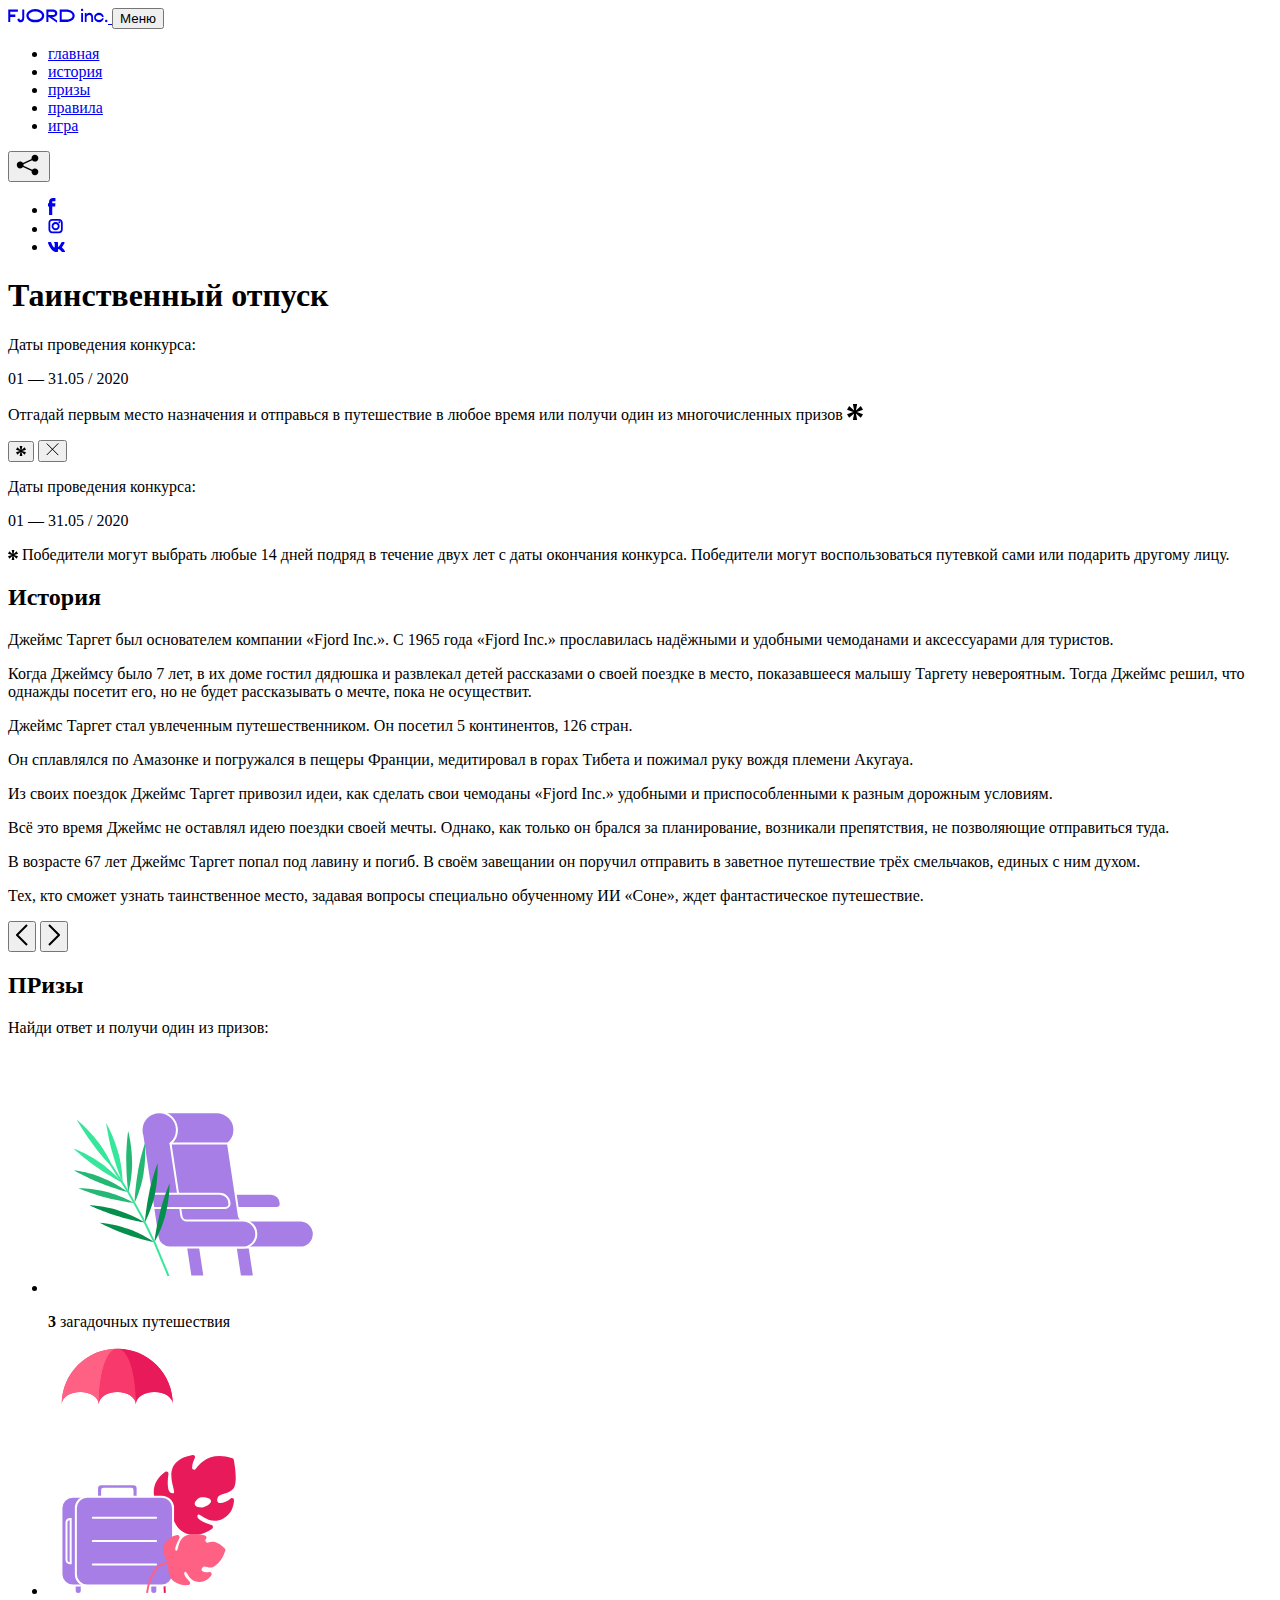
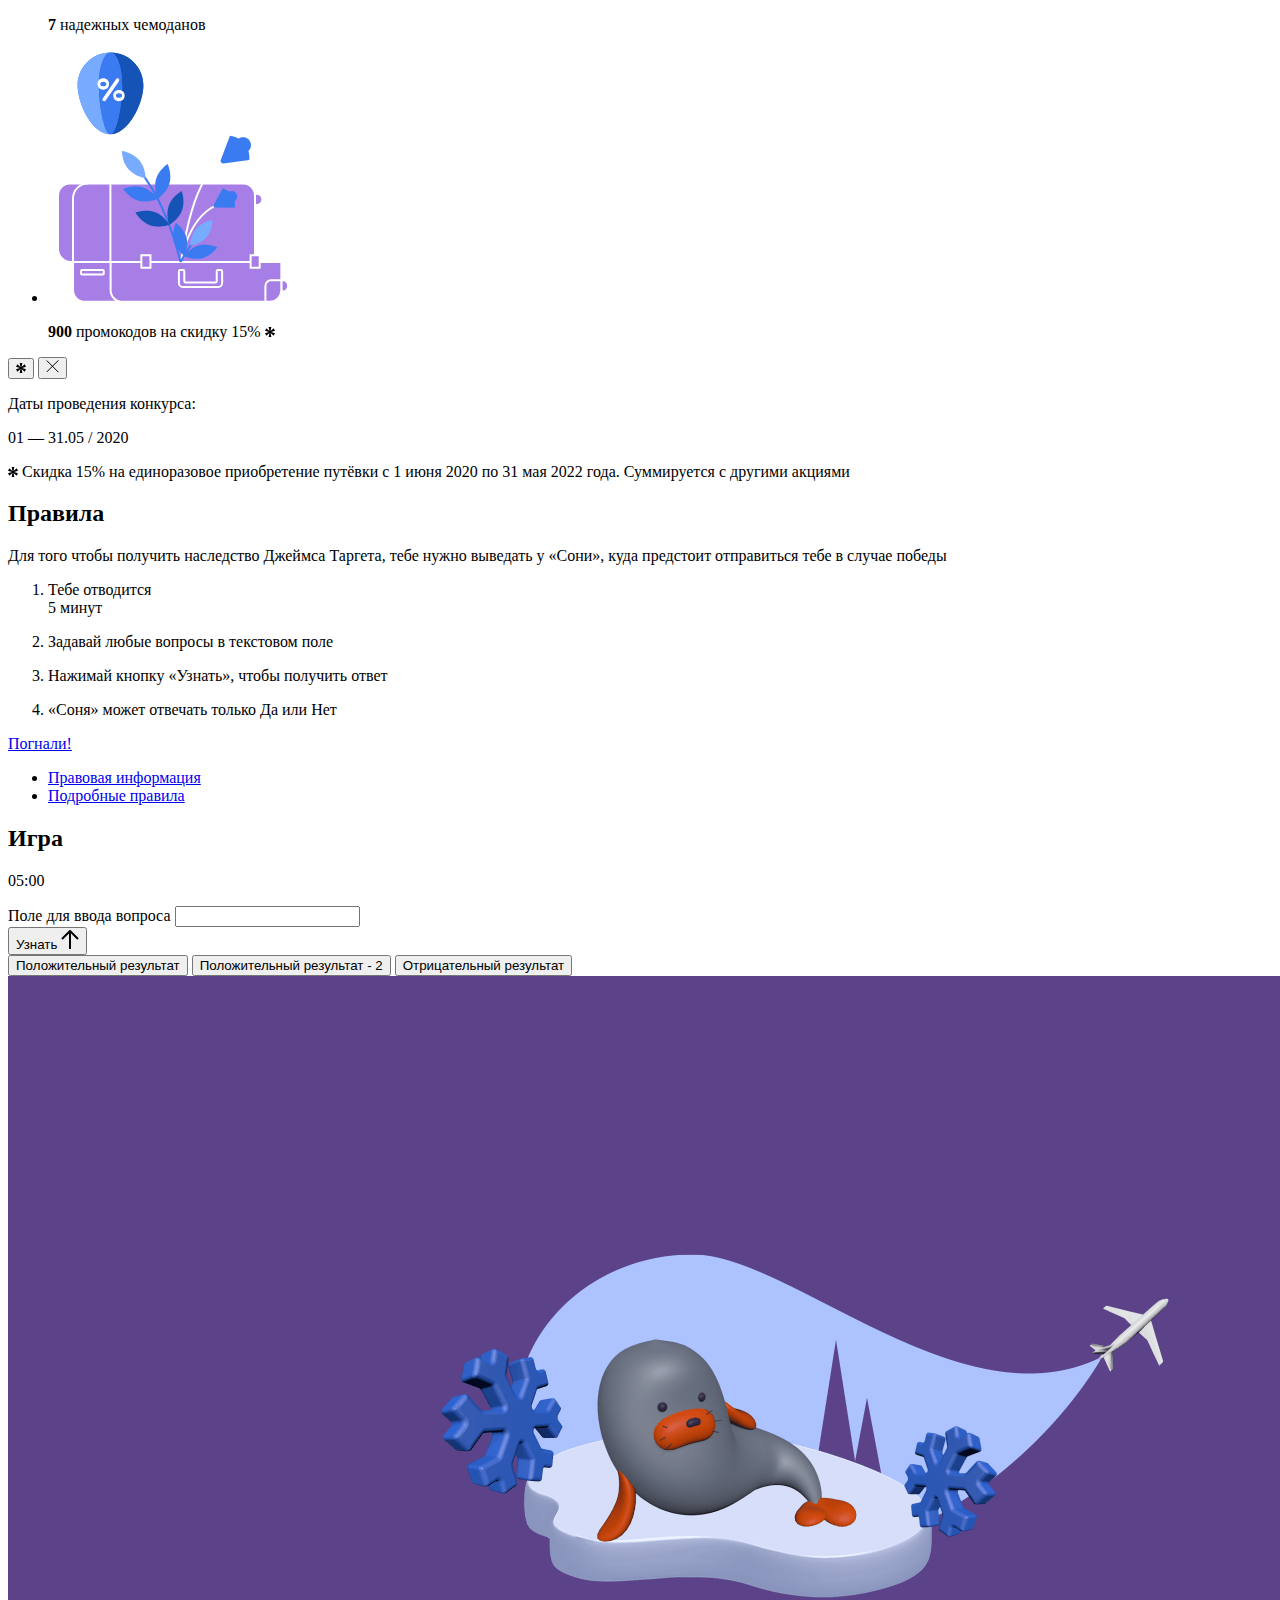
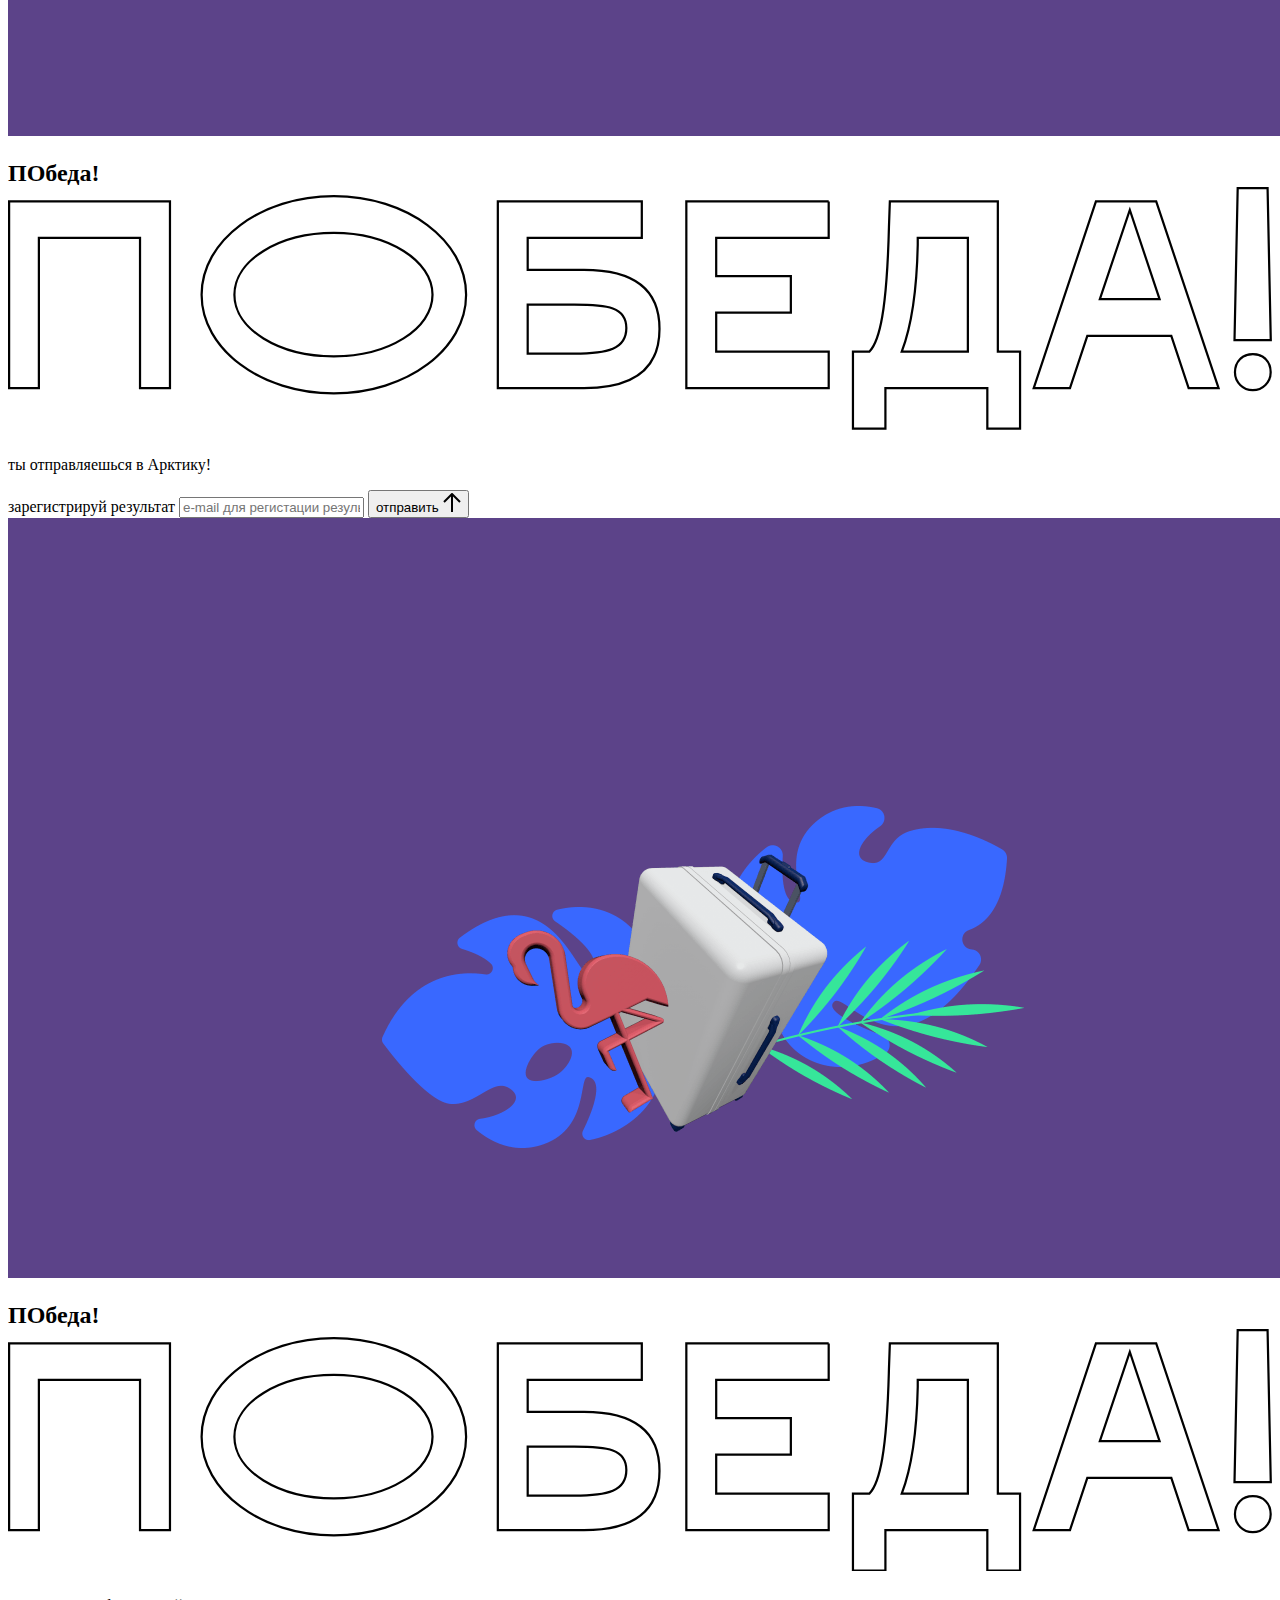
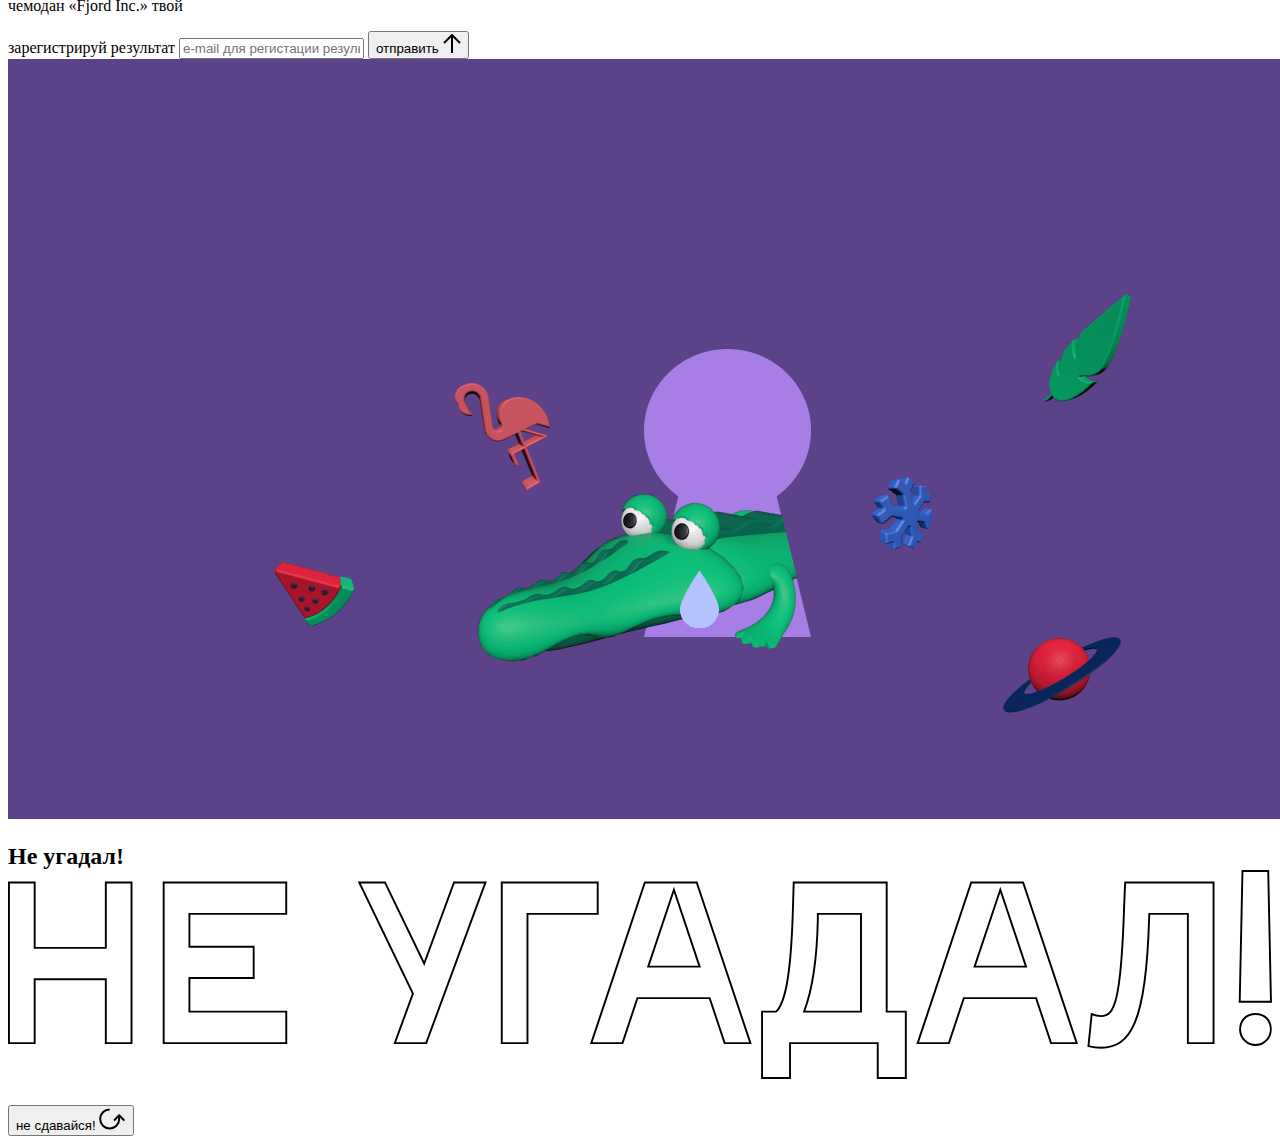
<file: source/index.html>
<!DOCTYPE html>
<html lang="ru">
<head>
  <meta charset="UTF-8">
  <meta name="description" content="">
  <meta name="viewport" content="width=device-width, initial-scale=1.0">
  <meta http-equiv="X-UA-Compatible" content="ie=edge">
  <title>Mysterious Vacation</title>
</head>
<body>

  <header class="page-header js-header">
    <div class="page-header__wrapper">
      <a href="#" class="page-header__logo" aria-label="Перейти на страницу FJORD.Inc">
        <svg width="100" height="15" viewBox="0 0 100 15" fill="none" xmlns="http://www.w3.org/2000/svg">
          <path d="M0.26 1.4V14H2.276V8.906H7.334V6.44H2.276V3.848H9.872V1.4H0.26ZM12.733 14.36C15.127 14.36 16.243 12.65 16.243 9.5V1.4H14.263V8.96C14.263 11.21 13.723 11.876 12.733 11.876C11.833 11.876 11.473 11.3 11.347 10.58L9.36702 10.94C9.63702 13.046 10.663 14.36 12.733 14.36ZM18.3918 7.7C18.3918 11.372 22.3878 14.36 27.3198 14.36C32.2518 14.36 36.2478 11.372 36.2478 7.7C36.2478 4.028 32.2518 1.04 27.3198 1.04C22.3878 1.04 18.3918 4.028 18.3918 7.7ZM20.6058 7.7C20.6058 5.378 23.6118 3.524 27.3198 3.524C30.9918 3.524 33.9798 5.378 33.9798 7.7C33.9798 10.004 30.9918 11.858 27.3198 11.858C23.6118 11.858 20.6058 10.004 20.6058 7.7ZM40.403 14V8.906H40.799L49.079 14.702V12.38L44.039 8.906H44.201C47.999 8.906 49.277 7.304 49.277 5.162C49.277 3.092 47.999 1.4 44.201 1.4H38.387V14H40.403ZM43.535 3.722C45.785 3.722 47.045 4.136 47.045 5.432C47.045 6.764 45.785 7.034 43.535 7.034H40.403V3.722H43.535ZM51.6936 1.382V14H57.8676C62.7456 14 66.7236 11.534 66.7236 7.7C66.7236 3.848 62.7456 1.382 57.8676 1.382H51.6936ZM53.7096 11.624V3.722H57.5436C61.5396 3.722 64.4916 5.018 64.4916 7.7C64.4916 10.238 61.5396 11.624 57.5436 11.624H53.7096ZM73.1832 14.018H74.9832V5H73.1832V14.018ZM72.9132 1.976C72.9132 2.57 73.3992 3.092 74.0832 3.092C74.7492 3.092 75.2352 2.57 75.2352 1.976C75.2352 1.382 74.7672 0.805999 74.0832 0.805999C73.3812 0.805999 72.9132 1.382 72.9132 1.976ZM76.7867 14H78.5687V9.104C78.7487 8.006 79.5947 6.962 81.0887 6.962C82.1147 6.962 83.2667 7.448 83.2667 9.554V14H85.0487V9.014C85.0487 6.152 83.2307 4.73 81.3587 4.73C79.9187 4.73 79.0727 5.558 78.5687 6.854V5H76.7867V14ZM90.9898 14.27C93.5098 14.27 95.3818 12.506 95.7238 10.328H94.0498C93.7258 11.3 92.6998 12.02 90.9898 12.02C88.8478 12.02 87.7678 10.922 87.7678 9.59C87.7678 8.24 88.8478 6.962 90.9898 6.962C92.7538 6.962 93.7978 7.844 94.0858 8.924H95.7418C95.4358 6.71 93.6178 4.73 90.9898 4.73C88.0918 4.73 86.1298 7.124 86.1298 9.59C86.1298 12.074 88.1278 14.27 90.9898 14.27ZM97.0693 12.938C97.0693 13.658 97.5553 14.144 98.2753 14.144C98.9953 14.144 99.4813 13.658 99.4813 12.938C99.4813 12.2 98.9953 11.714 98.2753 11.714C97.5553 11.714 97.0693 12.2 97.0693 12.938Z" fill="currentColor"/>
        </svg>
      </a>
      <button class="page-header__toggler js-menu-toggler" type="button" aria-label="Управление мобильным меню"><span>Меню</span></button>
      <nav class="page-header__nav">
        <div class="page-header__menu js-menu" id="menu">
          <ul>
            <li>
              <a class="js-menu-link active" href="#top" data-href="top">главная</a>
            </li>
            <li>
              <a class="js-menu-link" href="#story" data-href="story">история</a>
            </li>
            <li>
              <a class="js-menu-link" href="#prizes" data-href="prizes">призы</a>
            </li>
            <li>
              <a class="js-menu-link" href="#rules" data-href="rules">правила</a>
            </li>
            <li>
              <a class="js-menu-link" href="#game" data-href="game">игра</a>
            </li>
          </ul>
        </div>
        <div class="page-header__social">
          <div class="social-block js-social-block">
            <button class="social-block__toggler" aria-label="Управлять блоком с социальными кнопками">
              <svg width="26" height="22" viewBox="0 0 27 22" fill="none" xmlns="http://www.w3.org/2000/svg">
                <path d="M19.6721 7.43664C21.6273 7.43664 23.213 5.85095 23.213 3.89566C23.213 1.94037 21.6273 0.354675 19.6721 0.354675C17.7168 0.354675 16.1311 1.94037 16.1311 3.89566C16.1311 4.19968 16.1728 4.49178 16.2458 4.77345L7.21751 8.95527C6.57519 8.05214 5.52303 7.46049 4.33078 7.46049C2.37549 7.46049 0.789795 9.04618 0.789795 11.0015C0.789795 12.9568 2.37549 14.5425 4.33078 14.5425C5.52303 14.5425 6.57668 13.9508 7.21751 13.0477L16.2458 17.2295C16.1743 17.5112 16.1311 17.8033 16.1311 18.1073C16.1311 20.0626 17.7168 21.6483 19.6721 21.6483C21.6273 21.6483 23.213 20.0626 23.213 18.1073C23.213 16.152 21.6273 14.5663 19.6721 14.5663C18.4798 14.5663 17.4262 15.158 16.7853 16.0611L7.75701 11.8793C7.82854 11.5976 7.87176 11.3055 7.87176 11.0015C7.87176 10.6974 7.83003 10.4053 7.75701 10.1237L16.7853 5.94186C17.4262 6.84499 18.4783 7.43664 19.6721 7.43664Z" fill="currentColor"/>
              </svg>
            </button>
            <ul class="social-block__list">
              <li>
                <a class="social-block__link social-block__link--fb" href="#" aria-label="Мы на Facebook">
                  <svg width="8" height="17" viewBox="0 0 8 17" fill="none" xmlns="http://www.w3.org/2000/svg">
                    <path d="M4.24646 16.9899H1.09275L1.05793 8.49828H0V5.30707H1.05793V3.81124C1.05793 1.42084 2.57654 0 5.21735 0H7.41758V3.18585H5.30841C4.28262 3.18585 4.2478 3.48582 4.2478 4.24914V5.30707H7.42964L7.16716 8.49828H4.2478V16.9899H4.24646Z" fill="currentColor"/>
                  </svg>
                </a>
              </li>
              <li>
                <a class="social-block__link social-block__link--insta" href="#" aria-label="Мы в Instagram">
                  <svg width="15" height="15" viewBox="0 0 15 15" fill="none" xmlns="http://www.w3.org/2000/svg">
                    <path d="M11.0197 0H4.19806C2.14246 0 0.471191 1.66993 0.471191 3.72285V10.5499C0.471191 12.6082 2.14112 14.2727 4.19806 14.2727H11.0197C13.0753 14.2727 14.7466 12.6082 14.7466 10.5499V3.72285C14.7466 1.67127 13.0753 0 11.0197 0ZM11.0197 12.4849H4.19806C3.13076 12.4849 2.26432 11.6158 2.26432 10.5512V3.72419C2.26432 2.65956 3.13076 1.79715 4.19806 1.79715H11.0197C12.087 1.79715 12.9535 2.6609 12.9535 3.72419V10.5512C12.9535 11.6145 12.087 12.4849 11.0197 12.4849Z" fill="currentColor"/>
                    <path d="M7.60887 3.11084C5.38989 3.11084 3.58203 4.9187 3.58203 7.14036C3.58203 9.35532 5.38989 11.1645 7.60887 11.1645C9.83053 11.1645 11.6357 9.35666 11.6357 7.14036C11.6357 4.9187 9.83053 3.11084 7.60887 3.11084ZM7.60887 9.36871C6.37551 9.36871 5.37784 8.37372 5.37784 7.14036C5.37784 5.90699 6.37551 4.90665 7.60887 4.90665C8.83822 4.90665 9.84259 5.90833 9.84259 7.14036C9.84392 8.37238 8.83822 9.36871 7.60887 9.36871Z" fill="currentColor"/>
                    <path d="M11.3573 2.35962C10.8256 2.35962 10.3931 2.79752 10.3931 3.32381C10.3931 3.85546 10.8256 4.29336 11.3573 4.29336C11.8862 4.29336 12.3215 3.85546 12.3215 3.32381C12.3215 2.79752 11.8862 2.35962 11.3573 2.35962Z" fill="currentColor"/>
                  </svg>
                </a>
              </li>
              <li>
                <a class="social-block__link social-block__link--vk" href="#" aria-label="Мы ВКонтакте">
                  <svg width="17" height="10" viewBox="0 0 17 10" fill="none" xmlns="http://www.w3.org/2000/svg">
                    <path d="M14.1234 4.9002C14.1234 4.9002 16.3623 1.72708 16.5866 0.680242C16.6595 0.312285 16.4947 0.103188 16.1069 0.103188C16.1069 0.103188 14.8193 0.103188 14.168 0.103188C13.7235 0.103188 13.5587 0.293278 13.4235 0.579768C13.4235 0.579768 12.3724 2.82553 11.0969 4.24712C10.6861 4.70333 10.4781 4.84318 10.2511 4.84318C10.0646 4.84318 9.98625 4.6911 9.98625 4.27834V0.649016C9.98625 0.147997 9.92545 0.00135496 9.5066 0.00135496H6.39628C6.15578 0.00135496 6.0085 0.134417 6.0085 0.324506C6.0085 0.801084 6.73406 0.908351 6.73406 2.20231V4.87305C6.73406 5.40529 6.70569 5.61575 6.45303 5.61575C5.78016 5.61575 4.19528 3.30618 3.30623 0.678887C3.12923 0.145282 2.93737 0 2.43475 0H0.486409C0.205373 0 0 0.190085 0 0.476576C0 0.991172 0.60666 3.40801 2.99277 6.64358C4.59927 8.8201 6.70569 10 8.60269 10C9.76196 10 10.0416 9.80312 10.0416 9.31432V7.63883C10.0416 7.22607 10.2065 7.04956 10.4429 7.04956C10.7078 7.04956 11.1847 7.13238 12.2805 8.22268C13.5843 9.47862 13.6762 10 14.3896 10H16.5676C16.7919 10 17 9.89273 17 9.52342C17 9.02919 16.3623 8.15343 15.384 7.10659C14.9801 6.56755 14.3302 5.98914 14.1248 5.72301C13.8275 5.40801 13.9154 5.23014 14.1234 4.9002Z" fill="currentColor"/>
                  </svg>
                </a>
              </li>
            </ul>
          </div>
        </div>
      </nav>
    </div>
  </header>

  <main class="page-content">

    <section class="animation-screen"></section>

    <section class="screen screen--hidden screen--intro" id="top">
      <div class="screen__wrapper">
        <div class="intro">
          <h1 class="intro__title">Таинственный отпуск</h1>
          <div class="intro__content">
            <div class="intro__info">
              <p class="intro__label">Даты проведения конкурса:</p>
              <p class="intro__date">01 — 31.05 / 2020</p>
            </div>
            <div class="intro__message">
              <p>
                Отгадай первым место назначения и&nbsp;отправься в&nbsp;путешествие в&nbsp;любое время или получи один из многочисленных призов
                <svg width="16" height="16" viewBox="0 0 10 10" fill="none" xmlns="http://www.w3.org/2000/svg">
                  <path d="M0 6.35337L3.90271 4.99012L0 3.64663L1.34615 1.32374L4.44287 4.01073L3.67364 0H6.34615L5.57692 4.01073L8.65385 1.32374L10 3.64663L6.13405 4.99012L10 6.35337L8.65385 8.65651L5.57692 5.98927L6.34615 10H3.67364L4.44287 5.96952L1.34615 8.65651L0 6.35337Z" fill="currentColor"/>
                </svg>
              </p>
            </div>
          </div>
        </div>
      </div>
      <div class="screen__footer js-footer">
        <button class="screen__footer-enlarge js-footer-toggler" type="button" aria-label="Показать сообщение">
          <svg width="10" height="10" viewBox="0 0 10 10" fill="none" xmlns="http://www.w3.org/2000/svg">
            <path d="M0 6.35337L3.90271 4.99012L0 3.64663L1.34615 1.32374L4.44287 4.01073L3.67364 0H6.34615L5.57692 4.01073L8.65385 1.32374L10 3.64663L6.13405 4.99012L10 6.35337L8.65385 8.65651L5.57692 5.98927L6.34615 10H3.67364L4.44287 5.96952L1.34615 8.65651L0 6.35337Z" fill="currentColor"/>
          </svg>
        </button>
        <button class="screen__footer-collapse js-footer-toggler" type="button" aria-label="Скрыть сообщение">
          <svg width="13" height="13" viewBox="0 0 13 13" fill="none" xmlns="http://www.w3.org/2000/svg">
            <line x1="12.3536" y1="0.353553" x2="0.738349" y2="11.9688" stroke="currentColor"/>
            <line x1="0.738319" y1="0.539925" x2="12.3535" y2="12.1551" stroke="currentColor"/>
          </svg>
        </button>
        <div class="screen__footer-wrapper">
          <div class="screen__footer-announce">
            <p class="screen__footer-label">Даты проведения конкурса:</p>
            <p class="screen__footer-date">01 — 31.05 / 2020</p>
          </div>
          <div class="screen__footer-note">
            <p>
              <svg width="10" height="10" viewBox="0 0 10 10" fill="none" xmlns="http://www.w3.org/2000/svg">
                <path d="M0 6.35337L3.90271 4.99012L0 3.64663L1.34615 1.32374L4.44287 4.01073L3.67364 0H6.34615L5.57692 4.01073L8.65385 1.32374L10 3.64663L6.13405 4.99012L10 6.35337L8.65385 8.65651L5.57692 5.98927L6.34615 10H3.67364L4.44287 5.96952L1.34615 8.65651L0 6.35337Z" fill="currentColor"/>
              </svg>
              <span>Победители могут выбрать любые 14 дней подряд в&nbsp;течение двух лет с&nbsp;даты окончания конкурса. Победители могут воспользоваться путевкой сами или подарить другому лицу.</span>
            </p>
          </div>
        </div>
      </div>
    </section>

    <section class="screen screen--hidden screen--story" id="story">

      <div class="slider swiper-container js-slider">

        <div class="swiper-wrapper">

          <div class="slider__item swiper-slide">
            <h2 class="slider__item-title">История</h2>
            <p class="slider__item-text">Джеймс Таргет был основателем компании &laquo;Fjord Inc.&raquo;. С&nbsp;1965 года &laquo;Fjord Inc.&raquo; прославилась надёжными и&nbsp;удобными чемоданами и&nbsp;аксессуарами для туристов.</p>
          </div>

          <div class="slider__item swiper-slide">
            <p class="slider__item-text">Когда Джеймсу было 7&nbsp;лет, в&nbsp;их&nbsp;доме гостил дядюшка и&nbsp;развлекал детей рассказами о&nbsp;своей поездке в&nbsp;место, показавшееся малышу Таргету невероятным. Тогда Джеймс решил, что однажды посетит его, но&nbsp;не&nbsp;будет рассказывать о&nbsp;мечте, пока не&nbsp;осуществит.</p>
          </div>

          <div class="slider__item swiper-slide">
            <p class="slider__item-text">Джеймс Таргет стал увлеченным путешественником. Он&nbsp;посетил 5&nbsp;континентов, 126&nbsp;стран.</p>
          </div>

          <div class="slider__item swiper-slide">
            <p class="slider__item-text">Он&nbsp;сплавлялся по&nbsp;Амазонке и&nbsp;погружался в&nbsp;пещеры Франции, медитировал в&nbsp;горах Тибета и&nbsp;пожимал руку вождя племени Акугауа.</p>
          </div>

          <div class="slider__item swiper-slide">
            <p class="slider__item-text">Из&nbsp;своих поездок Джеймс Таргет привозил идеи, как сделать свои чемоданы &laquo;Fjord Inc.&raquo; удобными и&nbsp;приспособленными к&nbsp;разным дорожным условиям.</p>
          </div>

          <div class="slider__item swiper-slide">
            <p class="slider__item-text">Всё это время Джеймс не&nbsp;оставлял идею поездки своей мечты. Однако, как только он&nbsp;брался за&nbsp;планирование, возникали препятствия, не&nbsp;позволяющие отправиться туда.</p>
          </div>

          <div class="slider__item swiper-slide">
            <p class="slider__item-text">В&nbsp;возрасте 67&nbsp;лет Джеймс Таргет попал под лавину и&nbsp;погиб. В&nbsp;своём завещании он&nbsp;поручил отправить в&nbsp;заветное путешествие трёх смельчаков, единых с&nbsp;ним духом.</p>
          </div>

          <div class="slider__item swiper-slide">
            <p class="slider__item-text">Тех, кто сможет узнать таинственное место, задавая вопросы специально обученному ИИ&nbsp;&laquo;Соне&raquo;, ждет фантастическое путешествие.</p>
          </div>
        </div>
        <div class="slider__controls">
          <button class="slider__control slider__control--prev js-control-prev" type="button" aria-label="Показать предыдущую историю">
            <svg width="12" height="22" viewBox="0 0 12 22" fill="none" xmlns="http://www.w3.org/2000/svg">
              <path d="M11 1L1 11L11 21" stroke="currentColor" stroke-width="2" stroke-linejoin="round"/>
            </svg>
          </button>
          <button class="slider__control slider__control--next js-control-next" type="button" aria-label="Показать следующую историю">
            <svg width="12" height="22" viewBox="0 0 12 22" fill="none" xmlns="http://www.w3.org/2000/svg">
              <path d="M1 1L11 11L1 21" stroke="currentColor" stroke-width="2" stroke-linejoin="round"/>
            </svg>
          </button>
        </div>
        <div class="slider__pagination-wrapper">
          <div class="slider__pagination swiper-pagination"></div>
        </div>
      </div>
    </section>

    <section class="screen screen--hidden screen--prizes" id="prizes">
      <div class="screen__wrapper">
        <div class="prizes">
          <h2 class="prizes__title">ПРизы</h2>
          <div class="prizes__lead">
            <p>Найди ответ и&nbsp;получи один из&nbsp;призов:</p>
          </div>
          <ul class="prizes__list">
            <li class="prizes__item prizes__item--journeys">
              <div class="prizes__icon">
                <picture>
                  <source srcset="img/prize1-mob.svg" media="(orientation: portrait)">
                  <img src="img/prize1.svg" alt="">
                </picture>
              </div>
              <p class="prizes__desc">
                <b>3</b>
                <span>загадочных путешествия</span>
              </p>
            </li>
            <li class="prizes__item prizes__item--cases">
              <div class="prizes__icon">
                <picture>
                  <source srcset="img/prize2-mob.svg" media="(orientation: portrait)">
                  <img src="img/prize2.svg" alt="">
                </picture>
              </div>
              <p class="prizes__desc">
                <b>7</b>
                <span>надежных чемоданов</span>
              </p>
            </li>
            <li class="prizes__item prizes__item--codes">
              <div class="prizes__icon">
                <picture>
                  <source srcset="img/prize3-mob.svg" media="(orientation: portrait)">
                  <img src="img/prize3.svg" alt="">
                </picture>
              </div>
              <p class="prizes__desc">
                <b>900</b>
                <span>
                  промокодов на&nbsp;скидку 15%
                  <svg width="10" height="10" viewBox="0 0 10 10" fill="none" xmlns="http://www.w3.org/2000/svg">
                    <path d="M0 6.35337L3.90271 4.99012L0 3.64663L1.34615 1.32374L4.44287 4.01073L3.67364 0H6.34615L5.57692 4.01073L8.65385 1.32374L10 3.64663L6.13405 4.99012L10 6.35337L8.65385 8.65651L5.57692 5.98927L6.34615 10H3.67364L4.44287 5.96952L1.34615 8.65651L0 6.35337Z" fill="currentColor"/>
                  </svg>
                </span>
              </p>
            </li>
          </ul>
        </div>
      </div>
      <div class="screen__footer js-footer">
        <button class="screen__footer-enlarge js-footer-toggler" type="button" aria-label="Показать сообщение">
          <svg width="10" height="10" viewBox="0 0 10 10" fill="none" xmlns="http://www.w3.org/2000/svg">
            <path d="M0 6.35337L3.90271 4.99012L0 3.64663L1.34615 1.32374L4.44287 4.01073L3.67364 0H6.34615L5.57692 4.01073L8.65385 1.32374L10 3.64663L6.13405 4.99012L10 6.35337L8.65385 8.65651L5.57692 5.98927L6.34615 10H3.67364L4.44287 5.96952L1.34615 8.65651L0 6.35337Z" fill="currentColor"/>
          </svg>
        </button>
        <button class="screen__footer-collapse js-footer-toggler" type="button" aria-label="Скрыть сообщение">
          <svg width="13" height="13" viewBox="0 0 13 13" fill="none" xmlns="http://www.w3.org/2000/svg">
            <line x1="12.3536" y1="0.353553" x2="0.738349" y2="11.9688" stroke="currentColor"/>
            <line x1="0.738319" y1="0.539925" x2="12.3535" y2="12.1551" stroke="currentColor"/>
          </svg>
        </button>
        <div class="screen__footer-wrapper">
          <div class="screen__footer-announce">
            <p class="screen__footer-label">Даты проведения конкурса:</p>
            <p class="screen__footer-date">01 — 31.05 / 2020</p>
          </div>
          <div class="screen__footer-note">
            <p>
              <svg width="10" height="10" viewBox="0 0 10 10" fill="none" xmlns="http://www.w3.org/2000/svg">
                <path d="M0 6.35337L3.90271 4.99012L0 3.64663L1.34615 1.32374L4.44287 4.01073L3.67364 0H6.34615L5.57692 4.01073L8.65385 1.32374L10 3.64663L6.13405 4.99012L10 6.35337L8.65385 8.65651L5.57692 5.98927L6.34615 10H3.67364L4.44287 5.96952L1.34615 8.65651L0 6.35337Z" fill="currentColor"/>
              </svg>
              <span>Скидка&nbsp;15% на&nbsp;единоразовое приобретение путёвки с&nbsp;1&nbsp;июня 2020 по&nbsp;31&nbsp;мая 2022&nbsp;года. Суммируется с&nbsp;другими акциями</span>
            </p>
          </div>
        </div>
      </div>
    </section>

    <section class="screen screen--hidden screen--rules" id="rules">
      <div class="screen__wrapper">
        <div class="rules">
          <h2 class="rules__title">Правила</h2>
          <div class="rules__lead">
            <p>Для того чтобы получить наследство Джеймса Таргета, тебе нужно выведать у&nbsp;&laquo;Сони&raquo;, куда предстоит отправиться тебе в&nbsp;случае победы</p>
          </div>
          <ol class="rules__list">
            <li class="rules__item">
              <p>Тебе отводится <br>5&nbsp;минут</p>
            </li>
            <li class="rules__item">
              <p>Задавай любые вопросы в&nbsp;текстовом поле</p>
            </li>
            <li class="rules__item">
              <p>Нажимай кнопку &laquo;Узнать&raquo;, чтобы получить ответ</p>
            </li>
            <li class="rules__item">
              <p>&laquo;Соня&raquo; может отвечать только&nbsp;Да или Нет</p>
            </li>
          </ol>
          <a href="#game" class="rules__link btn">
            <span>Погнали!</span>
          </a>
        </div>
      </div>
      <div class="screen__disclaimer">
        <div class="disclaimer">
          <ul>
            <li>
              <a href="#">Правовая информация</a>
            </li>
            <li>
              <a href="#">Подробные правила</a>
            </li>
          </ul>
        </div>
      </div>
    </section>

    <section class="screen screen--hidden screen--game" id="game">
      <div class="screen__wrapper">
        <div class="game">
          <div class="game__header">
            <h2 class="game__title">Игра</h2>
            <div class="game__counter">
              <span>05</span>:<span>00</span>
            </div>
          </div>
          <div class="game__body">
            <div class="chat">
              <div class="chat__body js-chat">
                <ul class="chat__list" id="messages"></ul>
              </div>
              <div class="chat__footer">
                <form action="#" method="post" class="form form--game" id="message-form">
                  <div class="form__field-wrapper">
                    <label for="message-field" class="visually-hidden">Поле для ввода вопроса</label>
                    <input type="text" class="form__field" id="message-field" autocomplete="off">
                  </div>
                  <button class="form__button btn">
                    <span>Узнать</span>
                    <svg width="18" height="19" viewBox="0 0 18 19" fill="none" xmlns="http://www.w3.org/2000/svg">
                      <path stroke="currentColor" stroke-width="2" d="M9 19V1"/>
                      <path d="M1 9l8-8 8 8" stroke="currentColor" stroke-width="2" stroke-linejoin="round"/>
                    </svg>
                  </button>
                </form>
              </div>
            </div>
          </div>
          <!-- временные кнопки для показа результата -->
          <div class="game__buttons">
            <button class="game__button btn js-show-result" type="button" data-target="result">Положительный результат</button>
            <button class="game__button btn js-show-result" type="button" data-target="result2">Положительный результат - 2</button>
            <button class="game__button btn js-show-result" type="button" data-target="result3">Отрицательный результат</button>
          </div>
        </div>
      </div>
    </section>

    <section class="screen screen--hidden screen--result" id="result">
      <div class="screen__wrapper">
        <div class="result result--trip">
          <div class="result__image">
            <picture>
              <source srcset="img/result1-mob.png 1x, img/result1-mob@2x.png 2x" media="(max-width: 768px) and (orientation: portrait)">
              <img src="img/result1.png" srcset="img/result1@2x.png 2x" alt="">
            </picture>
          </div>
          <h2 class="result__title">
            <span class="visually-hidden">ПОбеда!</span>
            <svg xmlns="http://www.w3.org/2000/svg" viewBox="0 0 568.85 109.24">
              <path d="M16,24.44V92H2.6V8H75V92H61.52V24.44H16Z" transform="translate(-2.1 -1.5)" fill="none" stroke="currentColor"/>
              <path
                d="M148.76,5.6c32.88,0,59.52,19.92,59.52,44.4s-26.64,44.4-59.52,44.4S89.24,74.48,89.24,50,115.88,5.6,148.76,5.6Zm0,72.12c24.48,0,44.4-12.36,44.4-27.72s-19.92-27.84-44.4-27.84C124,22.16,104,34.52,104,50S124,77.72,148.76,77.72Z"
                transform="translate(-2.1 -1.5)" fill="none" stroke="currentColor"/>
              <path
                d="M287.36,8V24.44H236v14.4h25.32c25.44,0,34,11.16,34,26.52,0,15.6-8.52,26.64-34,26.64H222.56V8h64.8ZM256.88,76.52c15.12,0,23.52-2,23.52-11.52S272,54.44,256.88,54.44H236V76.52h20.88Z"
                transform="translate(-2.1 -1.5)" fill="none" stroke="currentColor"/>
              <path d="M371.47,8V24.44H320.84V41.6h33.6V58h-33.6V75.56h50.64V92H307.4V8h64.08Z" transform="translate(-2.1 -1.5)"
                    fill="none" stroke="currentColor"/>
              <path
                d="M382.39,110.24V75.56h7.44c4.56-4.68,7.8-18.36,8.76-56L399,8h48.6V75.56h10v34.68H442.87V92H397v18.24H382.39Zm51.72-34.68V24.44H411.55v3.12c-0.48,22.44-3.24,37.68-7.2,48h29.76Z"
                transform="translate(-2.1 -1.5)" fill="none" stroke="currentColor"/>
              <path
                d="M463.75,92l28-84h27.12l28.08,84H533.47l-7.8-23.52h-37.8L480.07,92H463.75Zm56.64-40L507,11.84,493.51,52h26.88Z"
                transform="translate(-2.1 -1.5)" fill="none" stroke="currentColor"/>
              <path
                d="M554.12,70.4L555.55,2H569l1.44,68.4H554.12Zm8.28,6.36c4.8,0,8,3.24,8,8.16a8,8,0,1,1-16.08,0C554.35,80,557.59,76.76,562.39,76.76Z"
                transform="translate(-2.1 -1.5)" fill="none" stroke="currentColor"/>
            </svg>
          </h2>
          <div class="result__text">
            <p>ты&nbsp;отправляешься в&nbsp;Арктику!</p>
          </div>
          <div class="result__form">
            <form action="#" method="post" class="form form--result">
              <label for="email-field" class="form__label">зарегистрируй результат</label>
              <input type="email" class="form__field" id="email-field" placeholder="e-mail для регистации результата и получения приза" required>
              <button class="form__button btn">
                отправить
                <svg width="18" height="19" viewBox="0 0 18 19" fill="none" xmlns="http://www.w3.org/2000/svg">
                  <path stroke="currentColor" stroke-width="2" d="M9 19V1"/>
                  <path d="M1 9l8-8 8 8" stroke="currentColor" stroke-width="2" stroke-linejoin="round"/>
                </svg>
              </button>
            </form>
          </div>
        </div>
      </div>
    </section>

    <section class="screen screen--hidden screen--result" id="result2">
      <div class="screen__wrapper">
        <div class="result result--prize">
          <div class="result__image">
            <picture>
              <source srcset="img/result2-mob.png 1x, img/result2-mob@2x.png 2x" media="(max-width: 768px) and (orientation: portrait)">
              <img src="img/result2.png" srcset="img/result2@2x.png 2x" alt="">
            </picture>
          </div>
          <h2 class="result__title">
            <span class="visually-hidden">ПОбеда!</span>
            <svg xmlns="http://www.w3.org/2000/svg" viewBox="0 0 568.85 109.24">
              <path d="M16,24.44V92H2.6V8H75V92H61.52V24.44H16Z" transform="translate(-2.1 -1.5)" fill="none" stroke="currentColor"/>
              <path
                d="M148.76,5.6c32.88,0,59.52,19.92,59.52,44.4s-26.64,44.4-59.52,44.4S89.24,74.48,89.24,50,115.88,5.6,148.76,5.6Zm0,72.12c24.48,0,44.4-12.36,44.4-27.72s-19.92-27.84-44.4-27.84C124,22.16,104,34.52,104,50S124,77.72,148.76,77.72Z"
                transform="translate(-2.1 -1.5)" fill="none" stroke="currentColor"/>
              <path
                d="M287.36,8V24.44H236v14.4h25.32c25.44,0,34,11.16,34,26.52,0,15.6-8.52,26.64-34,26.64H222.56V8h64.8ZM256.88,76.52c15.12,0,23.52-2,23.52-11.52S272,54.44,256.88,54.44H236V76.52h20.88Z"
                transform="translate(-2.1 -1.5)" fill="none" stroke="currentColor"/>
              <path d="M371.47,8V24.44H320.84V41.6h33.6V58h-33.6V75.56h50.64V92H307.4V8h64.08Z" transform="translate(-2.1 -1.5)"
                    fill="none" stroke="currentColor"/>
              <path
                d="M382.39,110.24V75.56h7.44c4.56-4.68,7.8-18.36,8.76-56L399,8h48.6V75.56h10v34.68H442.87V92H397v18.24H382.39Zm51.72-34.68V24.44H411.55v3.12c-0.48,22.44-3.24,37.68-7.2,48h29.76Z"
                transform="translate(-2.1 -1.5)" fill="none" stroke="currentColor"/>
              <path
                d="M463.75,92l28-84h27.12l28.08,84H533.47l-7.8-23.52h-37.8L480.07,92H463.75Zm56.64-40L507,11.84,493.51,52h26.88Z"
                transform="translate(-2.1 -1.5)" fill="none" stroke="currentColor"/>
              <path
                d="M554.12,70.4L555.55,2H569l1.44,68.4H554.12Zm8.28,6.36c4.8,0,8,3.24,8,8.16a8,8,0,1,1-16.08,0C554.35,80,557.59,76.76,562.39,76.76Z"
                transform="translate(-2.1 -1.5)" fill="none" stroke="currentColor"/>
            </svg>
          </h2>
          <div class="result__text">
            <p>чемодан &laquo;Fjord&nbsp;Inc.&raquo;&nbsp;твой</p>
          </div>
          <div class="result__form">
            <form action="#" method="post" class="form form--result">
              <label for="email-field2" class="form__label">зарегистрируй результат</label>
              <input type="email" class="form__field" id="email-field2" placeholder="e-mail для регистации результата и получения приза" required>
              <button class="form__button btn">
                отправить
                <svg width="18" height="19" viewBox="0 0 18 19" fill="none" xmlns="http://www.w3.org/2000/svg">
                  <path stroke="currentColor" stroke-width="2" d="M9 19V1"/>
                  <path d="M1 9l8-8 8 8" stroke="currentColor" stroke-width="2" stroke-linejoin="round"/>
                </svg>
              </button>
            </form>
          </div>
        </div>
      </div>
    </section>

    <section class="screen screen--hidden screen--result" id="result3">
      <div class="screen__wrapper">
        <div class="result result--negative">
          <div class="result__image">
            <picture>
              <source srcset="img/result3-mob.png 1x, img/result3-mob@2x.png 2x" media="(max-width: 768px) and (orientation: portrait)">
              <img src="img/result3.png" srcset="img/result3@2x.png 2x" alt="">
            </picture>
          </div>
          <h2 class="result__title">
            <span class="visually-hidden">Не угадал!</span>
            <svg xmlns="http://www.w3.org/2000/svg" viewBox="0 0 660.77 109.24">
              <path d="M2.66,92V8H16.1V42.2H53.3V8H66.74V92H53.3V58.64H16.1V92H2.66Z" transform="translate(-2.16 -1.5)"
                    fill="none" stroke="currentColor"/>
              <path d="M147.62,8V24.44H97V41.6h33.6V58H97V75.56h50.64V92H83.54V8h64.08Z" transform="translate(-2.16 -1.5)"
                    fill="none" stroke="currentColor"/>
              <path d="M199.22,8l20.52,42.36L235.34,8h16.44l-31,84H204.38l9.48-25.92L185.78,8h13.44Z"
                    transform="translate(-2.16 -1.5)" fill="none" stroke="currentColor"/>
              <path d="M273.74,24.44V92H260.3V8h50.16V24.44H273.74Z" transform="translate(-2.16 -1.5)" fill="none"
                    stroke="currentColor"/>
              <path
                d="M307.1,92l28-84h27.12l28.08,84H376.82L369,68.48h-37.8L323.42,92H307.1Zm56.64-40L350.3,11.84,336.86,52h26.88Z"
                transform="translate(-2.16 -1.5)" fill="none" stroke="currentColor"/>
              <path
                d="M396.38,110.24V75.56h7.44c4.56-4.68,7.8-18.36,8.76-56L412.94,8h48.6V75.56h10v34.68H456.86V92H411v18.24H396.38ZM448.1,75.56V24.44H425.54v3.12c-0.48,22.44-3.24,37.68-7.2,48H448.1Z"
                transform="translate(-2.16 -1.5)" fill="none" stroke="currentColor"/>
              <path
                d="M477.74,92l28-84h27.12L560.9,92H547.46l-7.8-23.52h-37.8L494.06,92H477.74Zm56.64-40-13.44-40.2L507.5,52h26.88Z"
                transform="translate(-2.16 -1.5)" fill="none" stroke="currentColor"/>
              <path
                d="M568.7,76.88a13.77,13.77,0,0,0,5,1c6.6,0,10.44-6.24,12-58.32L586.22,8h46.2V92H619V24.44H598.82l-0.12,3.12C597.14,81,589,94.4,573.74,94.4a28.55,28.55,0,0,1-6.72-.84Z"
                transform="translate(-2.16 -1.5)" fill="none" stroke="currentColor"/>
              <path
                d="M646.1,70.4L647.54,2H661l1.44,68.4H646.1Zm8.28,6.36c4.8,0,8,3.24,8,8.16a8,8,0,0,1-16.08,0C646.34,80,649.58,76.76,654.38,76.76Z"
                transform="translate(-2.16 -1.5)" fill="none" stroke="currentColor"/>
            </svg>
          </h2>
          <button class="result__button js-play" type="button">
            не сдавайся!
            <span>
              <svg width="27" height="22" viewBox="0 0 27 22" fill="none" xmlns="http://www.w3.org/2000/svg">
                <path d="M10.6899 1.47998C5.42992 1.47998 1.16992 5.73998 1.16992 11C1.16992 16.26 5.42992 20.52 10.6899 20.52C15.9499 20.52 20.2099 16.26 20.2099 11V7.13998" stroke="currentColor" stroke-width="2" stroke-miterlimit="10"/>
                <path d="M15.1099 12.5099L20.1499 7.13989L25.3099 12.6299" stroke="currentColor" stroke-width="2" stroke-miterlimit="10" stroke-linejoin="round"/>
              </svg>
            </span>
          </button>
        </div>
      </div>
    </section>

    <section class="screen__overlay"></section>

  </main>

</body>
</html>
</file>
